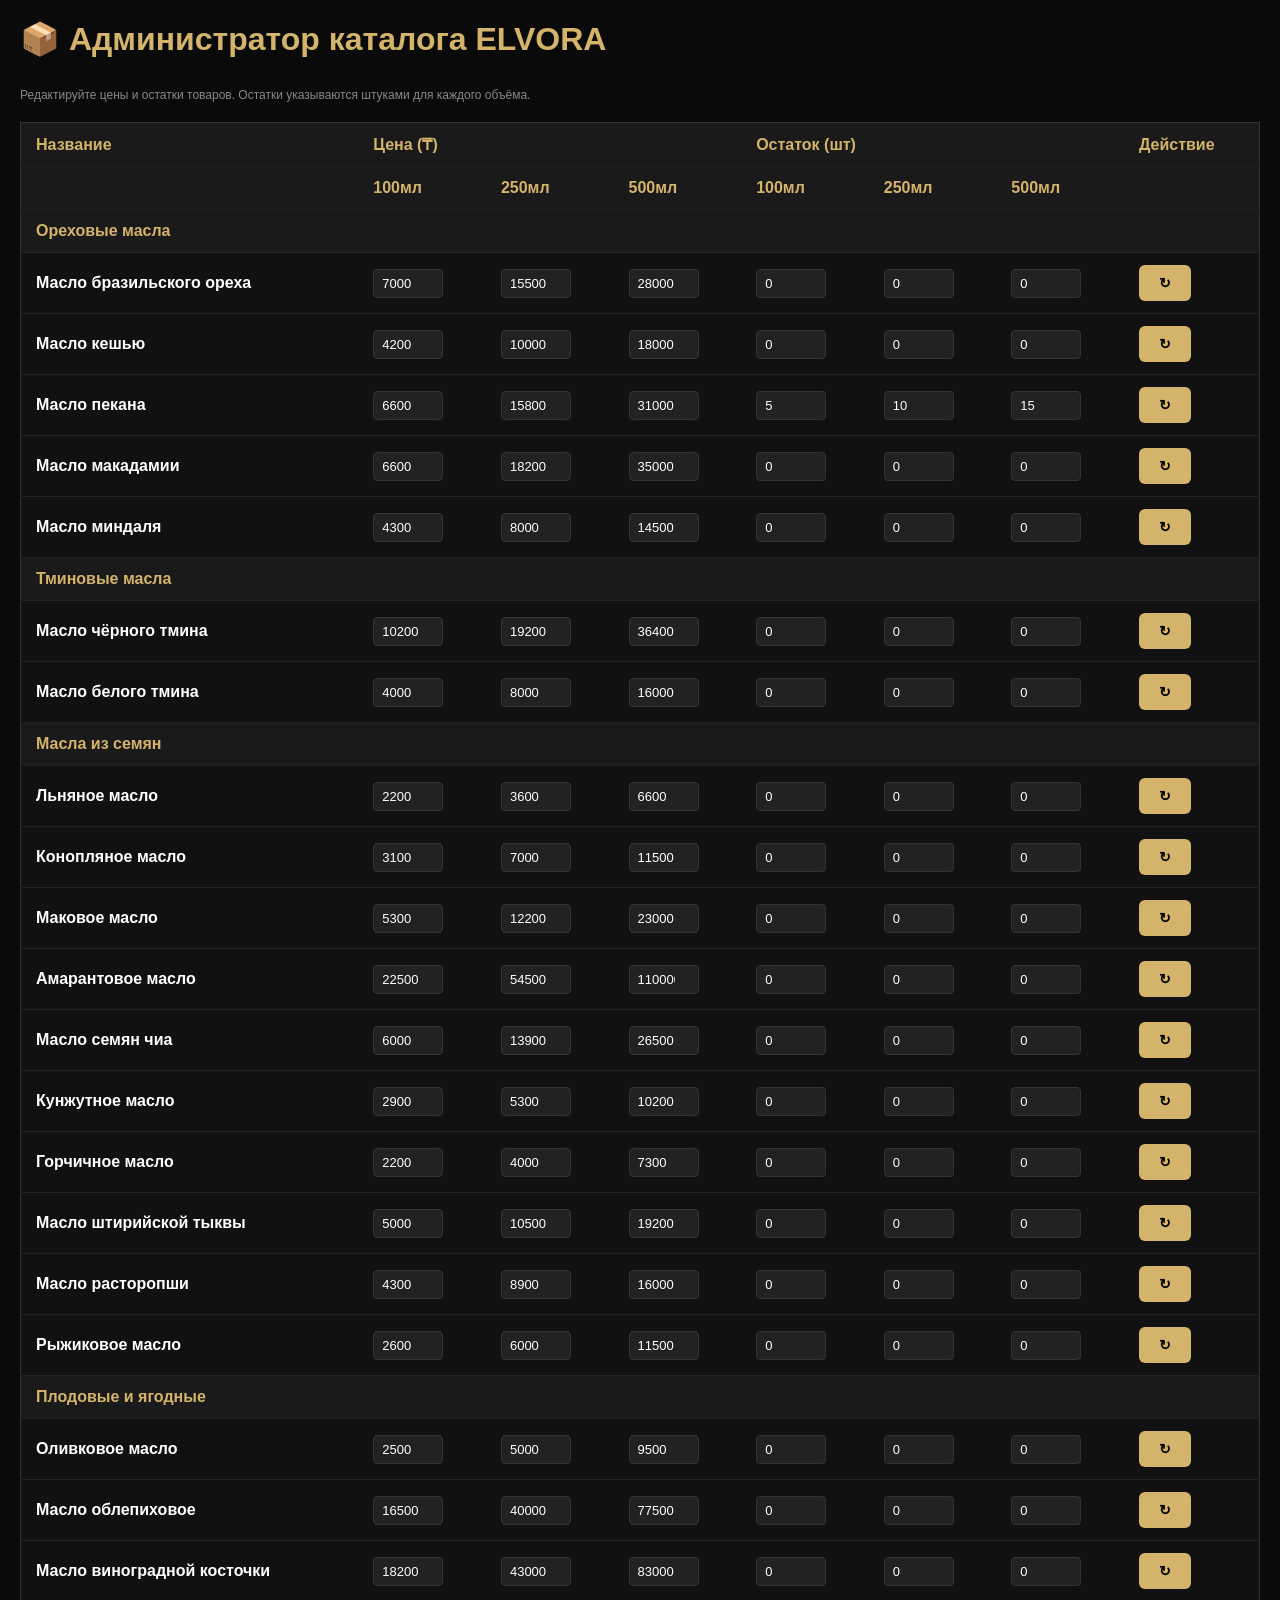
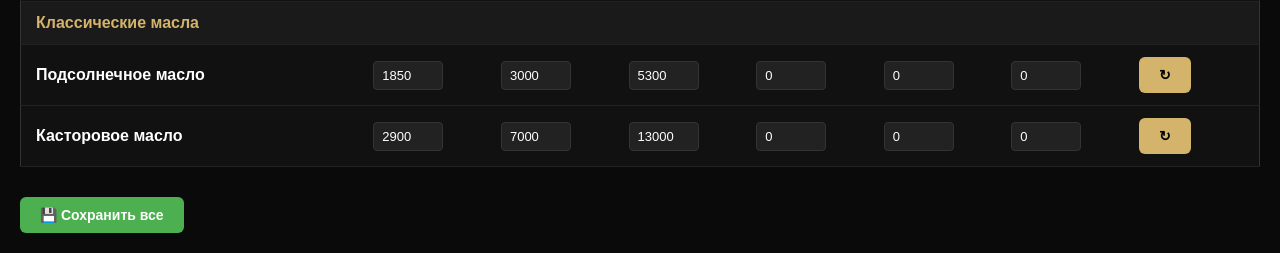
<file: catalog-admin.html>
<!DOCTYPE html>
<html lang="ru">
<head>
  <meta charset="UTF-8" />
  <meta name="viewport" content="width=device-width, initial-scale=1.0" />
  <title>Админ панель — Каталог ELVORA</title>
  <style>
    * { margin: 0; padding: 0; box-sizing: border-box; }
    body { font-family: -apple-system, BlinkMacSystemFont, 'Segoe UI', Roboto, sans-serif; background: #0a0a0a; color: #fff; padding: 20px; }
    .container { max-width: 1400px; margin: 0 auto; }
    h1 { margin-bottom: 30px; color: #D4B36A; }
    table { width: 100%; border-collapse: collapse; background: #111; border: 1px solid #333; margin-bottom: 30px; }
    th, td { padding: 12px 15px; text-align: left; border-bottom: 1px solid #222; }
    th { background: #1a1a1a; font-weight: 600; color: #D4B36A; }
    tr:hover { background: #151515; }
    input { width: 70px; padding: 6px 8px; background: #222; border: 1px solid #333; color: #fff; border-radius: 4px; font-size: 13px; }
    input:focus { outline: none; border-color: #D4B36A; background: #1a1a1a; }
    button { padding: 10px 20px; background: #D4B36A; color: #000; border: none; border-radius: 6px; cursor: pointer; font-weight: 600; font-size: 14px; }
    button:hover { background: #E8C878; }
    .save-btn { background: #4CAF50; color: white; }
    .save-btn:hover { background: #45a049; }
    .status { padding: 15px; border-radius: 6px; margin-bottom: 20px; text-align: center; }
    .status.success { background: #1B5E20; color: #4CAF50; }
    .status.error { background: #5E1B1B; color: #FF6B6B; }
    .group-header { background: #1a1a1a; font-weight: 700; color: #D4B36A; }
    .info { color: #888; font-size: 12px; margin-bottom: 20px; }
  </style>
</head>
<body>
  <div class="container">
    <h1>📦 Администратор каталога ELVORA</h1>

    <div id="status" class="status" style="display: none;"></div>

    <p class="info">Редактируйте цены и остатки товаров. Остатки указываются штуками для каждого объёма.</p>

    <table id="catalog-table">
      <thead>
        <tr>
          <th>Название</th>
          <th colspan="3">Цена (₸)</th>
          <th colspan="3">Остаток (шт)</th>
          <th>Действие</th>
        </tr>
        <tr>
          <th></th>
          <th>100мл</th>
          <th>250мл</th>
          <th>500мл</th>
          <th>100мл</th>
          <th>250мл</th>
          <th>500мл</th>
          <th></th>
        </tr>
      </thead>
      <tbody id="tbody"></tbody>
    </table>

    <button class="save-btn" onclick="saveAll()">💾 Сохранить все</button>
  </div>

  <script>
    let catalog = [];
    let originalCatalog = [];

    async function loadCatalog() {
      try {
        const res = await fetch('data/catalog.json');
        catalog = (await res.json()).products || [];
        originalCatalog = JSON.parse(JSON.stringify(catalog));
        renderTable();
      } catch (e) {
        showStatus('Ошибка загрузки каталога: ' + e.message, 'error');
      }
    }

    function renderTable() {
      const tbody = document.getElementById('tbody');
      tbody.innerHTML = '';

      let currentGroup = '';
      catalog.forEach((item, idx) => {
        if (item.group !== currentGroup) {
          currentGroup = item.group;
          const tr = document.createElement('tr');
          tr.className = 'group-header';
          tr.innerHTML = `<td colspan="8">${currentGroup}</td>`;
          tbody.appendChild(tr);
        }

        const tr = document.createElement('tr');
        const stock = (item.stock && typeof item.stock === 'object') ? item.stock : { '100': 0, '250': 0, '500': 0 };

        tr.innerHTML = `
          <td><strong>${item.name}</strong></td>
          <td><input type="number" id="p100-${idx}" value="${item.price100 || 0}" /></td>
          <td><input type="number" id="p250-${idx}" value="${item.price250 || 0}" /></td>
          <td><input type="number" id="p500-${idx}" value="${item.price500 || 0}" /></td>
          <td><input type="number" id="s100-${idx}" value="${stock['100'] || 0}" /></td>
          <td><input type="number" id="s250-${idx}" value="${stock['250'] || 0}" /></td>
          <td><input type="number" id="s500-${idx}" value="${stock['500'] || 0}" /></td>
          <td><button type="button" onclick="reset(${idx})">↻</button></td>
        `;
        tbody.appendChild(tr);
      });
    }

    function reset(idx) {
      catalog[idx] = JSON.parse(JSON.stringify(originalCatalog[idx]));
      renderTable();
    }

    async function saveAll() {
      // Собираем все изменения
      const updated = [];
      catalog.forEach((item, idx) => {
        const p100 = parseInt(document.getElementById('p100-' + idx).value, 10) || 0;
        const p250 = parseInt(document.getElementById('p250-' + idx).value, 10) || 0;
        const p500 = parseInt(document.getElementById('p500-' + idx).value, 10) || 0;
        const s100 = parseInt(document.getElementById('s100-' + idx).value, 10) || 0;
        const s250 = parseInt(document.getElementById('s250-' + idx).value, 10) || 0;
        const s500 = parseInt(document.getElementById('s500-' + idx).value, 10) || 0;

        item.price100 = p100;
        item.price250 = p250;
        item.price500 = p500;
        if (!item.stock) item.stock = {};
        item.stock['100'] = s100;
        item.stock['250'] = s250;
        item.stock['500'] = s500;

        updated.push(item);
      });

      try {
        const res = await fetch('api/catalog.php', {
          method: 'POST',
          headers: { 'Content-Type': 'application/json' },
          body: JSON.stringify({ products: updated })
        });

        const result = await res.json();
        if (result.ok) {
          originalCatalog = JSON.parse(JSON.stringify(catalog));
          showStatus('✓ Все изменения сохранены! (' + updated.length + ' товаров)', 'success');
        } else {
          showStatus('Ошибка сервера: ' + (result.error || 'неизвестная ошибка'), 'error');
        }
      } catch (e) {
        showStatus('Ошибка при сохранении: ' + e.message, 'error');
      }
    }

    function showStatus(msg, type) {
      const el = document.getElementById('status');
      el.className = 'status ' + type;
      el.textContent = msg;
      el.style.display = 'block';
      setTimeout(() => { el.style.display = 'none'; }, 6000);
    }

    loadCatalog();
  </script>
</body>
</html>
</file>
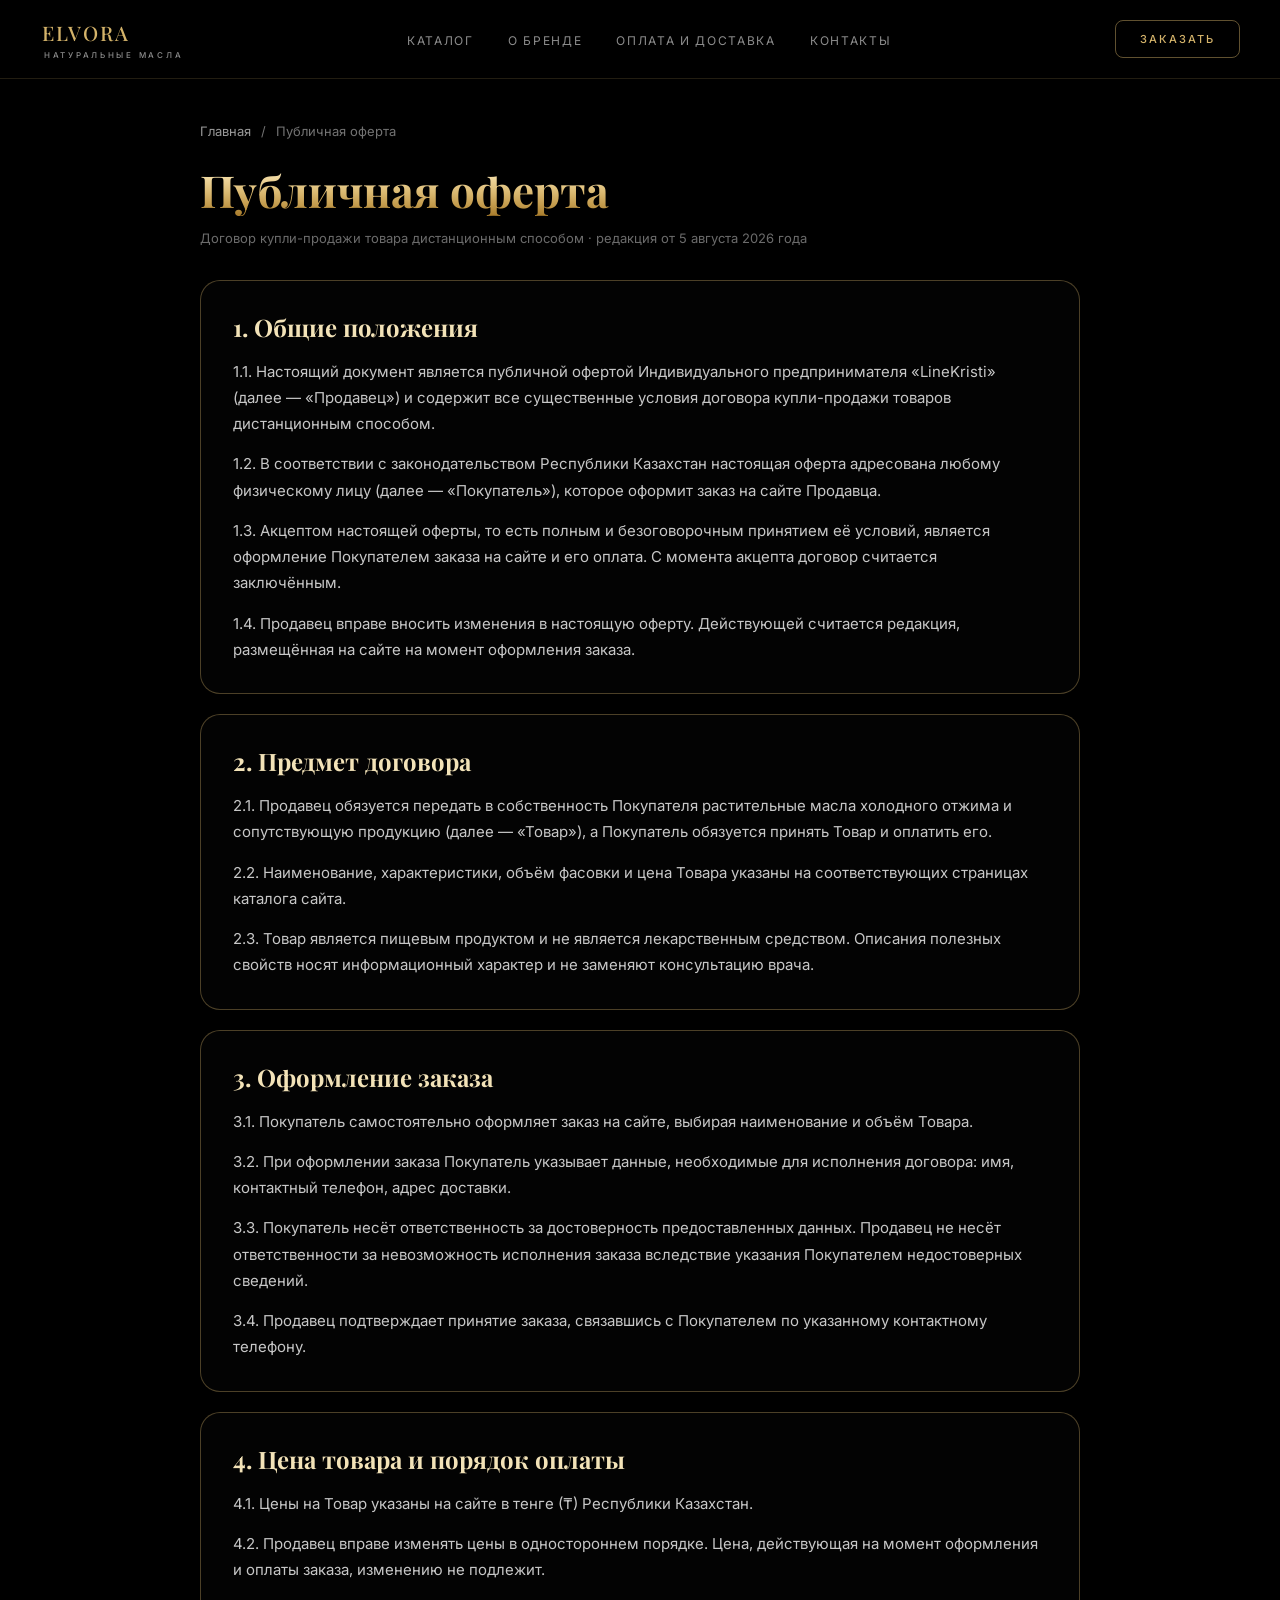
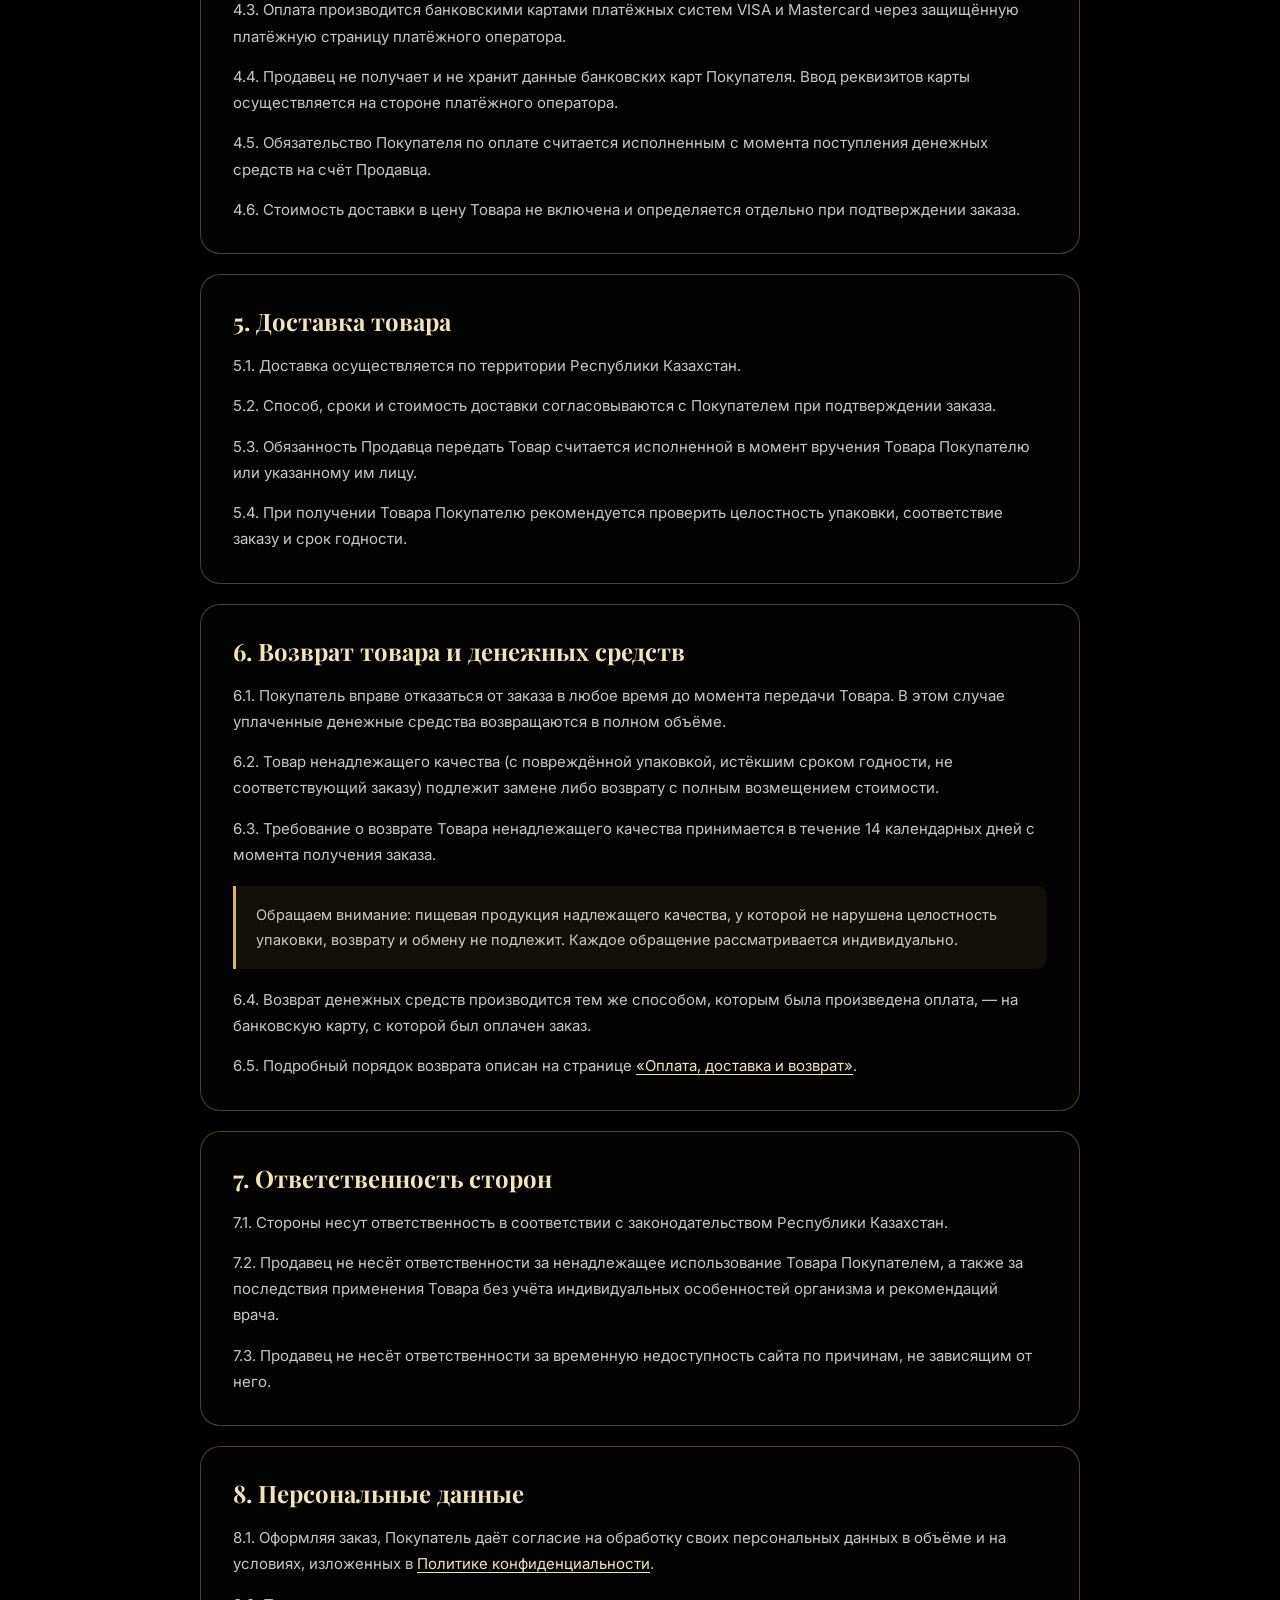
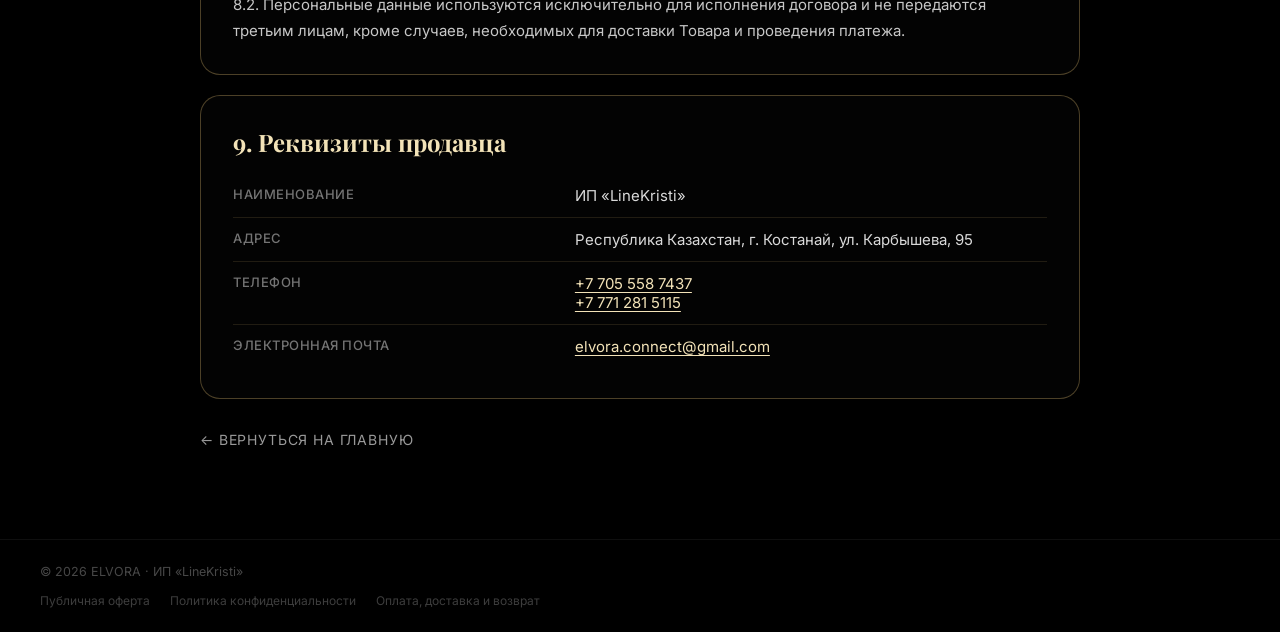
<file: oferta.html>
<!DOCTYPE html>
<html lang="ru">
<head>
  <meta charset="UTF-8" />
  <meta name="viewport" content="width=device-width, initial-scale=1.0" />
  <title>Публичная оферта — ELVORA</title>
  <link rel="preconnect" href="https://fonts.googleapis.com" />
  <link rel="preconnect" href="https://fonts.gstatic.com" crossorigin />
  <link href="https://fonts.googleapis.com/css2?family=Inter:wght@200;300;400;500;600;700&family=Playfair+Display:ital,wght@0,400;0,700;1,400;1,700&display=swap" rel="stylesheet" />
  <link rel="stylesheet" href="style.css?v=72" />
</head>
<body class="product-page">

  <nav class="nav anim-nav">
    <div class="nav__inner">
      <a href="index.html" class="nav__logo">
        <span>
          <span class="nav__logo-text">ELVORA</span>
          <span class="nav__logo-mark">натуральные масла</span>
        </span>
      </a>
      <ul class="nav__menu" id="nav-menu">
        <li><a href="index.html#catalog" class="nav__link">Каталог</a></li>
        <li><a href="index.html#about" class="nav__link">О бренде</a></li>
        <li><a href="payment.html" class="nav__link">Оплата и доставка</a></li>
        <li><a href="index.html#contacts" class="nav__link">Контакты</a></li>
        <li class="nav__menu-cta-item"><a href="index.html#checkout" class="nav__mobile-cta">Заказать</a></li>
      </ul>
      <a href="index.html#checkout" class="nav__cta">Заказать</a>
      <button class="nav__burger" id="nav-burger" aria-label="Меню" aria-expanded="false" aria-controls="nav-menu">
        <span></span><span></span><span></span>
      </button>
    </div>
  </nav>

  <main class="legal">
    <div class="legal__container">

      <nav class="legal__crumbs" aria-label="Навигация">
        <a href="index.html">Главная</a>
        <span>/</span>
        <span>Публичная оферта</span>
      </nav>

      <h1 class="legal__title">Публичная оферта</h1>
      <p class="legal__updated">Договор купли-продажи товара дистанционным способом · редакция от 5 августа 2026 года</p>

      <section class="legal__card">
        <h2>1. Общие положения</h2>
        <p>1.1. Настоящий документ является публичной офертой Индивидуального предпринимателя «LineKristi» (далее — «Продавец») и содержит все существенные условия договора купли-продажи товаров дистанционным способом.</p>
        <p>1.2. В соответствии с законодательством Республики Казахстан настоящая оферта адресована любому физическому лицу (далее — «Покупатель»), которое оформит заказ на сайте Продавца.</p>
        <p>1.3. Акцептом настоящей оферты, то есть полным и безоговорочным принятием её условий, является оформление Покупателем заказа на сайте и его оплата. С момента акцепта договор считается заключённым.</p>
        <p>1.4. Продавец вправе вносить изменения в настоящую оферту. Действующей считается редакция, размещённая на сайте на момент оформления заказа.</p>
      </section>

      <section class="legal__card">
        <h2>2. Предмет договора</h2>
        <p>2.1. Продавец обязуется передать в собственность Покупателя растительные масла холодного отжима и сопутствующую продукцию (далее — «Товар»), а Покупатель обязуется принять Товар и оплатить его.</p>
        <p>2.2. Наименование, характеристики, объём фасовки и цена Товара указаны на соответствующих страницах каталога сайта.</p>
        <p>2.3. Товар является пищевым продуктом и не является лекарственным средством. Описания полезных свойств носят информационный характер и не заменяют консультацию врача.</p>
      </section>

      <section class="legal__card">
        <h2>3. Оформление заказа</h2>
        <p>3.1. Покупатель самостоятельно оформляет заказ на сайте, выбирая наименование и объём Товара.</p>
        <p>3.2. При оформлении заказа Покупатель указывает данные, необходимые для исполнения договора: имя, контактный телефон, адрес доставки.</p>
        <p>3.3. Покупатель несёт ответственность за достоверность предоставленных данных. Продавец не несёт ответственности за невозможность исполнения заказа вследствие указания Покупателем недостоверных сведений.</p>
        <p>3.4. Продавец подтверждает принятие заказа, связавшись с Покупателем по указанному контактному телефону.</p>
      </section>

      <section class="legal__card">
        <h2>4. Цена товара и порядок оплаты</h2>
        <p>4.1. Цены на Товар указаны на сайте в тенге (₸) Республики Казахстан.</p>
        <p>4.2. Продавец вправе изменять цены в одностороннем порядке. Цена, действующая на момент оформления и оплаты заказа, изменению не подлежит.</p>
        <p>4.3. Оплата производится банковскими картами платёжных систем VISA и Mastercard через защищённую платёжную страницу платёжного оператора.</p>
        <p>4.4. Продавец не получает и не хранит данные банковских карт Покупателя. Ввод реквизитов карты осуществляется на стороне платёжного оператора.</p>
        <p>4.5. Обязательство Покупателя по оплате считается исполненным с момента поступления денежных средств на счёт Продавца.</p>
        <p>4.6. Стоимость доставки в цену Товара не включена и определяется отдельно при подтверждении заказа.</p>
      </section>

      <section class="legal__card">
        <h2>5. Доставка товара</h2>
        <p>5.1. Доставка осуществляется по территории Республики Казахстан.</p>
        <p>5.2. Способ, сроки и стоимость доставки согласовываются с Покупателем при подтверждении заказа.</p>
        <p>5.3. Обязанность Продавца передать Товар считается исполненной в момент вручения Товара Покупателю или указанному им лицу.</p>
        <p>5.4. При получении Товара Покупателю рекомендуется проверить целостность упаковки, соответствие заказу и срок годности.</p>
      </section>

      <section class="legal__card">
        <h2>6. Возврат товара и денежных средств</h2>
        <p>6.1. Покупатель вправе отказаться от заказа в любое время до момента передачи Товара. В этом случае уплаченные денежные средства возвращаются в полном объёме.</p>
        <p>6.2. Товар ненадлежащего качества (с повреждённой упаковкой, истёкшим сроком годности, не соответствующий заказу) подлежит замене либо возврату с полным возмещением стоимости.</p>
        <p>6.3. Требование о возврате Товара ненадлежащего качества принимается в течение 14 календарных дней с момента получения заказа.</p>
        <div class="legal__note">
          <p>Обращаем внимание: пищевая продукция надлежащего качества, у которой не нарушена целостность упаковки, возврату и обмену не подлежит. Каждое обращение рассматривается индивидуально.</p>
        </div>
        <p>6.4. Возврат денежных средств производится тем же способом, которым была произведена оплата, — на банковскую карту, с которой был оплачен заказ.</p>
        <p>6.5. Подробный порядок возврата описан на странице <a href="payment.html">«Оплата, доставка и возврат»</a>.</p>
      </section>

      <section class="legal__card">
        <h2>7. Ответственность сторон</h2>
        <p>7.1. Стороны несут ответственность в соответствии с законодательством Республики Казахстан.</p>
        <p>7.2. Продавец не несёт ответственности за ненадлежащее использование Товара Покупателем, а также за последствия применения Товара без учёта индивидуальных особенностей организма и рекомендаций врача.</p>
        <p>7.3. Продавец не несёт ответственности за временную недоступность сайта по причинам, не зависящим от него.</p>
      </section>

      <section class="legal__card">
        <h2>8. Персональные данные</h2>
        <p>8.1. Оформляя заказ, Покупатель даёт согласие на обработку своих персональных данных в объёме и на условиях, изложенных в <a href="privacy.html">Политике конфиденциальности</a>.</p>
        <p>8.2. Персональные данные используются исключительно для исполнения договора и не передаются третьим лицам, кроме случаев, необходимых для доставки Товара и проведения платежа.</p>
      </section>

      <section class="legal__card">
        <h2>9. Реквизиты продавца</h2>
        <table class="legal__req">
          <tr><th>Наименование</th><td>ИП «LineKristi»</td></tr>
          <tr><th>Адрес</th><td>Республика Казахстан, г. Костанай, ул. Карбышева, 95</td></tr>
          <tr><th>Телефон</th><td><a href="tel:+77055587437">+7 705 558 7437</a><br><a href="tel:+77712815115">+7 771 281 5115</a></td></tr>
          <tr><th>Электронная почта</th><td><a href="mailto:elvora.connect@gmail.com">elvora.connect@gmail.com</a></td></tr>
        </table>
      </section>

      <a class="legal__back" href="index.html">← Вернуться на главную</a>

    </div>
  </main>

  <footer class="footer">
    <div class="footer__bottom" style="border-top: 0;">
      <div class="footer__container">
        <p class="footer__copy">© 2026 ELVORA · ИП «LineKristi»</p>
        <div class="footer__bottom-row">
          <div class="footer__legal-links">
            <a href="oferta.html" class="footer__legal-link">Публичная оферта</a>
            <a href="privacy.html" class="footer__legal-link">Политика конфиденциальности</a>
            <a href="payment.html" class="footer__legal-link">Оплата, доставка и возврат</a>
          </div>
        </div>
      </div>
    </div>
  </footer>

  <script src="product.js?v=3"></script>
</body>
</html>
</file>
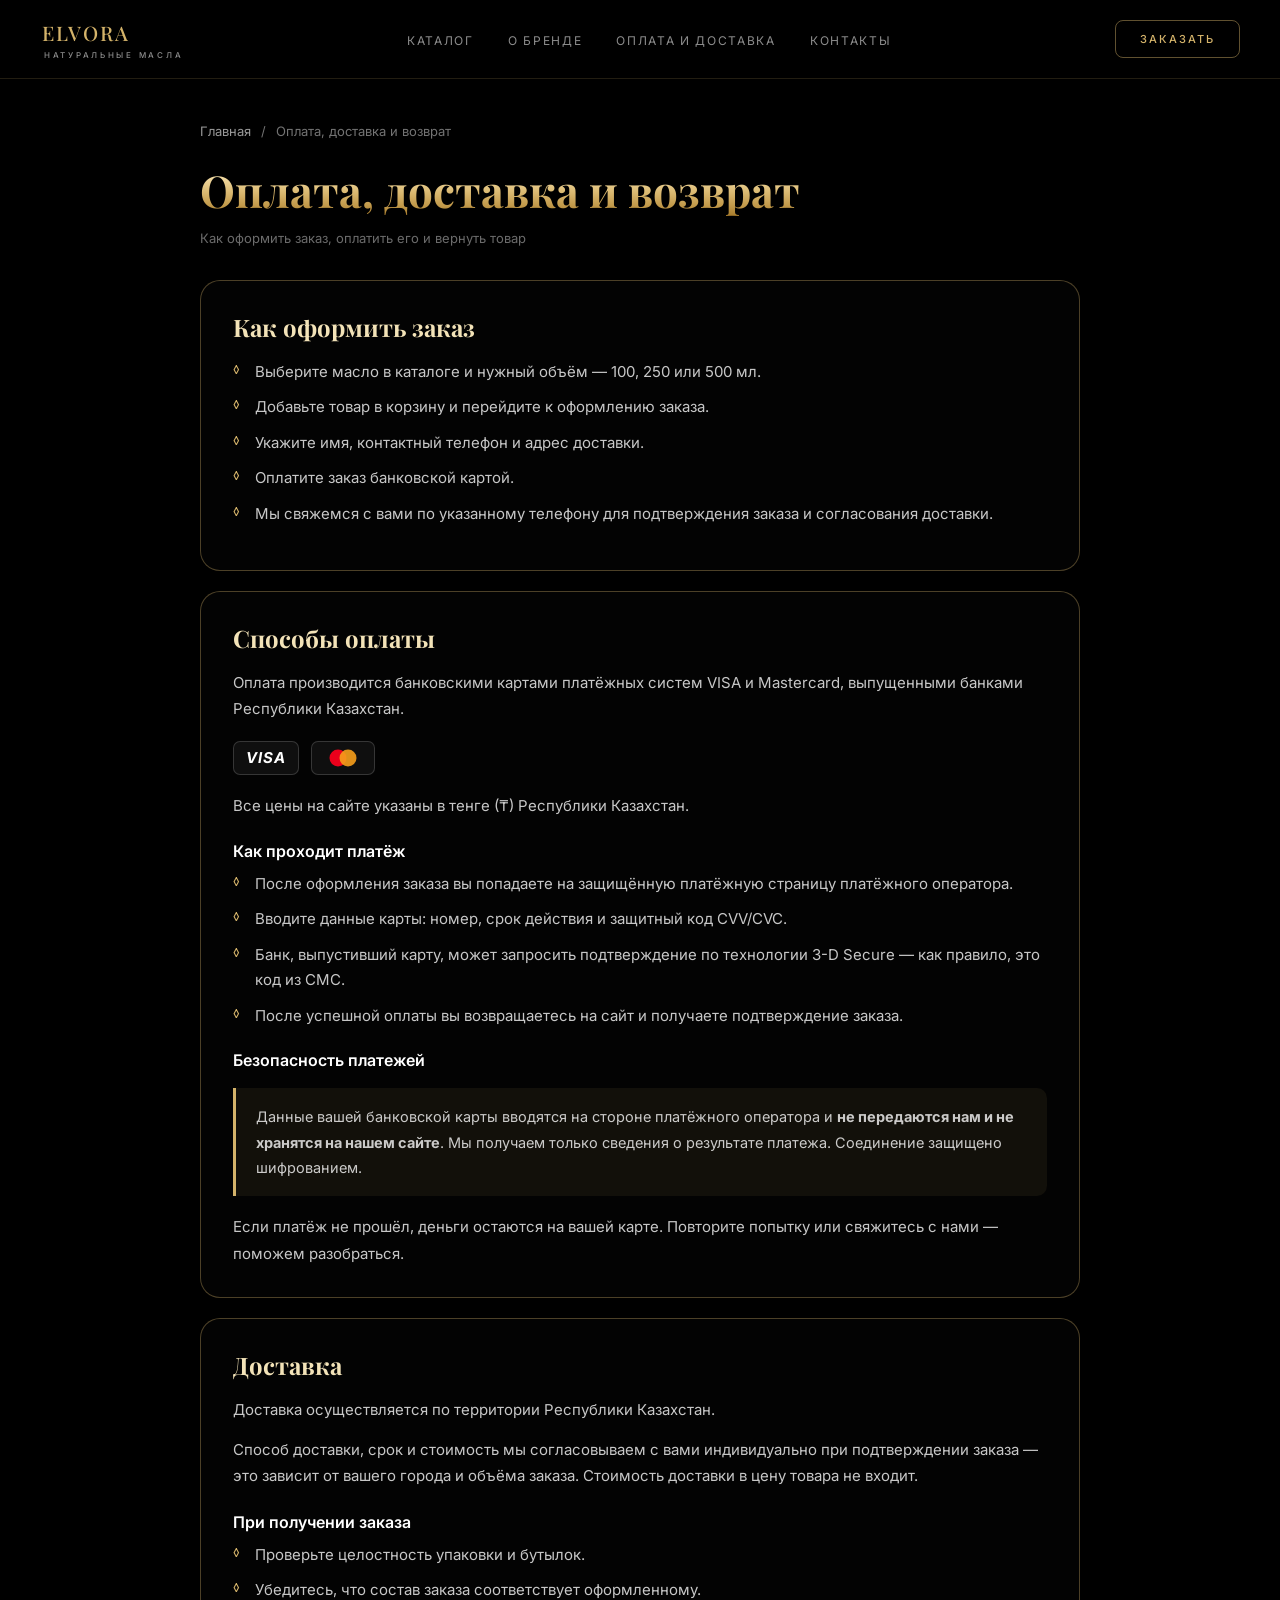
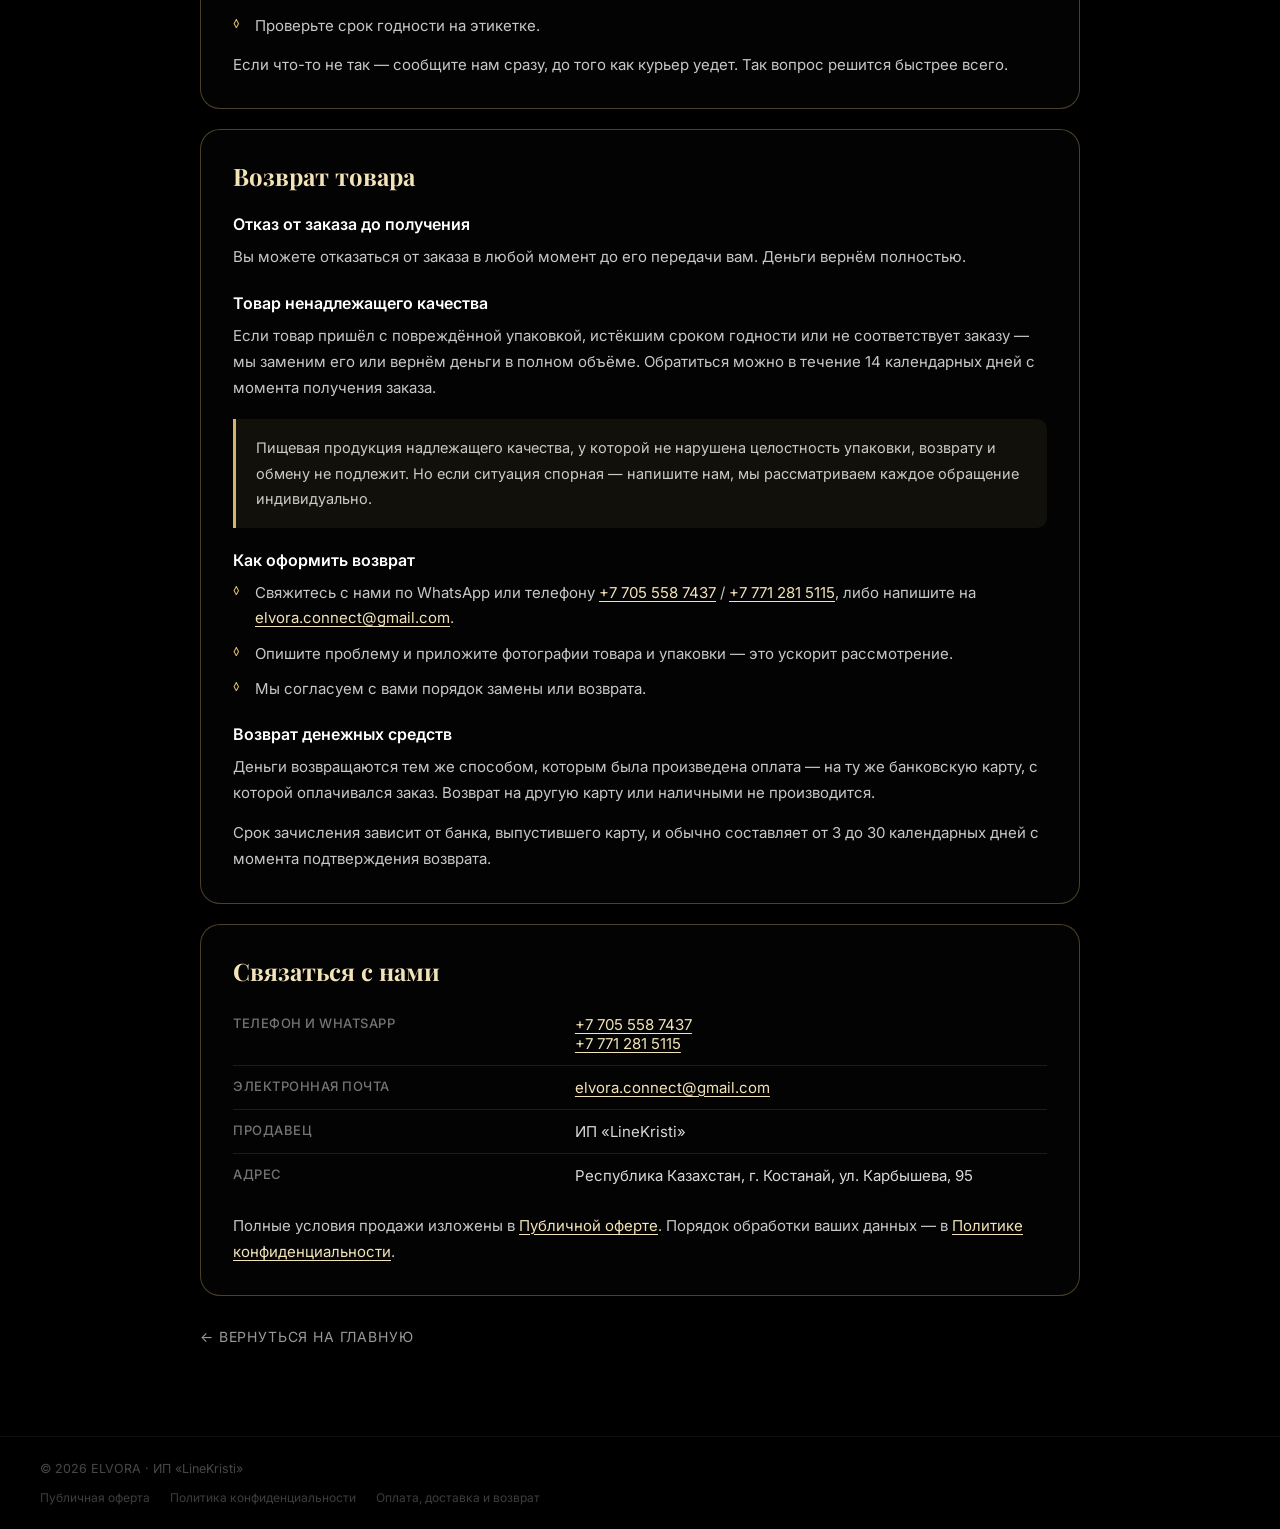
<file: payment.html>
<!DOCTYPE html>
<html lang="ru">
<head>
  <meta charset="UTF-8" />
  <meta name="viewport" content="width=device-width, initial-scale=1.0" />
  <title>Оплата, доставка и возврат — ELVORA</title>
  <link rel="preconnect" href="https://fonts.googleapis.com" />
  <link rel="preconnect" href="https://fonts.gstatic.com" crossorigin />
  <link href="https://fonts.googleapis.com/css2?family=Inter:wght@200;300;400;500;600;700&family=Playfair+Display:ital,wght@0,400;0,700;1,400;1,700&display=swap" rel="stylesheet" />
  <link rel="stylesheet" href="style.css?v=72" />
</head>
<body class="product-page">

  <nav class="nav anim-nav">
    <div class="nav__inner">
      <a href="index.html" class="nav__logo">
        <span>
          <span class="nav__logo-text">ELVORA</span>
          <span class="nav__logo-mark">натуральные масла</span>
        </span>
      </a>
      <ul class="nav__menu" id="nav-menu">
        <li><a href="index.html#catalog" class="nav__link">Каталог</a></li>
        <li><a href="index.html#about" class="nav__link">О бренде</a></li>
        <li><a href="payment.html" class="nav__link">Оплата и доставка</a></li>
        <li><a href="index.html#contacts" class="nav__link">Контакты</a></li>
        <li class="nav__menu-cta-item"><a href="index.html#checkout" class="nav__mobile-cta">Заказать</a></li>
      </ul>
      <a href="index.html#checkout" class="nav__cta">Заказать</a>
      <button class="nav__burger" id="nav-burger" aria-label="Меню" aria-expanded="false" aria-controls="nav-menu">
        <span></span><span></span><span></span>
      </button>
    </div>
  </nav>

  <main class="legal">
    <div class="legal__container">

      <nav class="legal__crumbs" aria-label="Навигация">
        <a href="index.html">Главная</a>
        <span>/</span>
        <span>Оплата, доставка и возврат</span>
      </nav>

      <h1 class="legal__title">Оплата, доставка и возврат</h1>
      <p class="legal__updated">Как оформить заказ, оплатить его и вернуть товар</p>

      <section class="legal__card">
        <h2>Как оформить заказ</h2>
        <ul class="legal__list">
          <li>Выберите масло в каталоге и нужный объём — 100, 250 или 500 мл.</li>
          <li>Добавьте товар в корзину и перейдите к оформлению заказа.</li>
          <li>Укажите имя, контактный телефон и адрес доставки.</li>
          <li>Оплатите заказ банковской картой.</li>
          <li>Мы свяжемся с вами по указанному телефону для подтверждения заказа и согласования доставки.</li>
        </ul>
      </section>

      <section class="legal__card">
        <h2>Способы оплаты</h2>
        <p>Оплата производится банковскими картами платёжных систем VISA и Mastercard, выпущенными банками Республики Казахстан.</p>
        <div class="paycards" style="margin: 18px 0;">
          <span class="paycards__item"><span class="paycards__visa">VISA</span></span>
          <span class="paycards__item" aria-label="Mastercard">
            <svg width="38" height="24" viewBox="0 0 38 24" role="img" aria-label="Mastercard">
              <circle cx="14" cy="12" r="8.5" fill="#EB001B"/>
              <circle cx="24" cy="12" r="8.5" fill="#F79E1B" fill-opacity="0.9"/>
            </svg>
          </span>
        </div>
        <p>Все цены на сайте указаны в тенге (₸) Республики Казахстан.</p>

        <h3>Как проходит платёж</h3>
        <ul class="legal__list">
          <li>После оформления заказа вы попадаете на защищённую платёжную страницу платёжного оператора.</li>
          <li>Вводите данные карты: номер, срок действия и защитный код CVV/CVC.</li>
          <li>Банк, выпустивший карту, может запросить подтверждение по технологии 3-D Secure — как правило, это код из СМС.</li>
          <li>После успешной оплаты вы возвращаетесь на сайт и получаете подтверждение заказа.</li>
        </ul>

        <h3>Безопасность платежей</h3>
        <div class="legal__note">
          <p>Данные вашей банковской карты вводятся на стороне платёжного оператора и <strong>не передаются нам и не хранятся на нашем сайте</strong>. Мы получаем только сведения о результате платежа. Соединение защищено шифрованием.</p>
        </div>
        <p>Если платёж не прошёл, деньги остаются на вашей карте. Повторите попытку или свяжитесь с нами — поможем разобраться.</p>
      </section>

      <section class="legal__card">
        <h2>Доставка</h2>
        <p>Доставка осуществляется по территории Республики Казахстан.</p>
        <p>Способ доставки, срок и стоимость мы согласовываем с вами индивидуально при подтверждении заказа — это зависит от вашего города и объёма заказа. Стоимость доставки в цену товара не входит.</p>

        <h3>При получении заказа</h3>
        <ul class="legal__list">
          <li>Проверьте целостность упаковки и бутылок.</li>
          <li>Убедитесь, что состав заказа соответствует оформленному.</li>
          <li>Проверьте срок годности на этикетке.</li>
        </ul>
        <p>Если что-то не так — сообщите нам сразу, до того как курьер уедет. Так вопрос решится быстрее всего.</p>
      </section>

      <section class="legal__card">
        <h2>Возврат товара</h2>

        <h3>Отказ от заказа до получения</h3>
        <p>Вы можете отказаться от заказа в любой момент до его передачи вам. Деньги вернём полностью.</p>

        <h3>Товар ненадлежащего качества</h3>
        <p>Если товар пришёл с повреждённой упаковкой, истёкшим сроком годности или не соответствует заказу — мы заменим его или вернём деньги в полном объёме. Обратиться можно в течение 14 календарных дней с момента получения заказа.</p>

        <div class="legal__note">
          <p>Пищевая продукция надлежащего качества, у которой не нарушена целостность упаковки, возврату и обмену не подлежит. Но если ситуация спорная — напишите нам, мы рассматриваем каждое обращение индивидуально.</p>
        </div>

        <h3>Как оформить возврат</h3>
        <ul class="legal__list">
          <li>Свяжитесь с нами по WhatsApp или телефону <a href="tel:+77055587437">+7 705 558 7437</a> / <a href="tel:+77712815115">+7 771 281 5115</a>, либо напишите на <a href="mailto:elvora.connect@gmail.com">elvora.connect@gmail.com</a>.</li>
          <li>Опишите проблему и приложите фотографии товара и упаковки — это ускорит рассмотрение.</li>
          <li>Мы согласуем с вами порядок замены или возврата.</li>
        </ul>

        <h3>Возврат денежных средств</h3>
        <p>Деньги возвращаются тем же способом, которым была произведена оплата — на ту же банковскую карту, с которой оплачивался заказ. Возврат на другую карту или наличными не производится.</p>
        <p>Срок зачисления зависит от банка, выпустившего карту, и обычно составляет от 3 до 30 календарных дней с момента подтверждения возврата.</p>
      </section>

      <section class="legal__card">
        <h2>Связаться с нами</h2>
        <table class="legal__req">
          <tr><th>Телефон и WhatsApp</th><td><a href="tel:+77055587437">+7 705 558 7437</a><br><a href="tel:+77712815115">+7 771 281 5115</a></td></tr>
          <tr><th>Электронная почта</th><td><a href="mailto:elvora.connect@gmail.com">elvora.connect@gmail.com</a></td></tr>
          <tr><th>Продавец</th><td>ИП «LineKristi»</td></tr>
          <tr><th>Адрес</th><td>Республика Казахстан, г. Костанай, ул. Карбышева, 95</td></tr>
        </table>
        <p style="margin-top:16px;">Полные условия продажи изложены в <a href="oferta.html">Публичной оферте</a>. Порядок обработки ваших данных — в <a href="privacy.html">Политике конфиденциальности</a>.</p>
      </section>

      <a class="legal__back" href="index.html">← Вернуться на главную</a>

    </div>
  </main>

  <footer class="footer">
    <div class="footer__bottom" style="border-top: 0;">
      <div class="footer__container">
        <p class="footer__copy">© 2026 ELVORA · ИП «LineKristi»</p>
        <div class="footer__bottom-row">
          <div class="footer__legal-links">
            <a href="oferta.html" class="footer__legal-link">Публичная оферта</a>
            <a href="privacy.html" class="footer__legal-link">Политика конфиденциальности</a>
            <a href="payment.html" class="footer__legal-link">Оплата, доставка и возврат</a>
          </div>
        </div>
      </div>
    </div>
  </footer>

  <script src="product.js?v=3"></script>
</body>
</html>
</file>
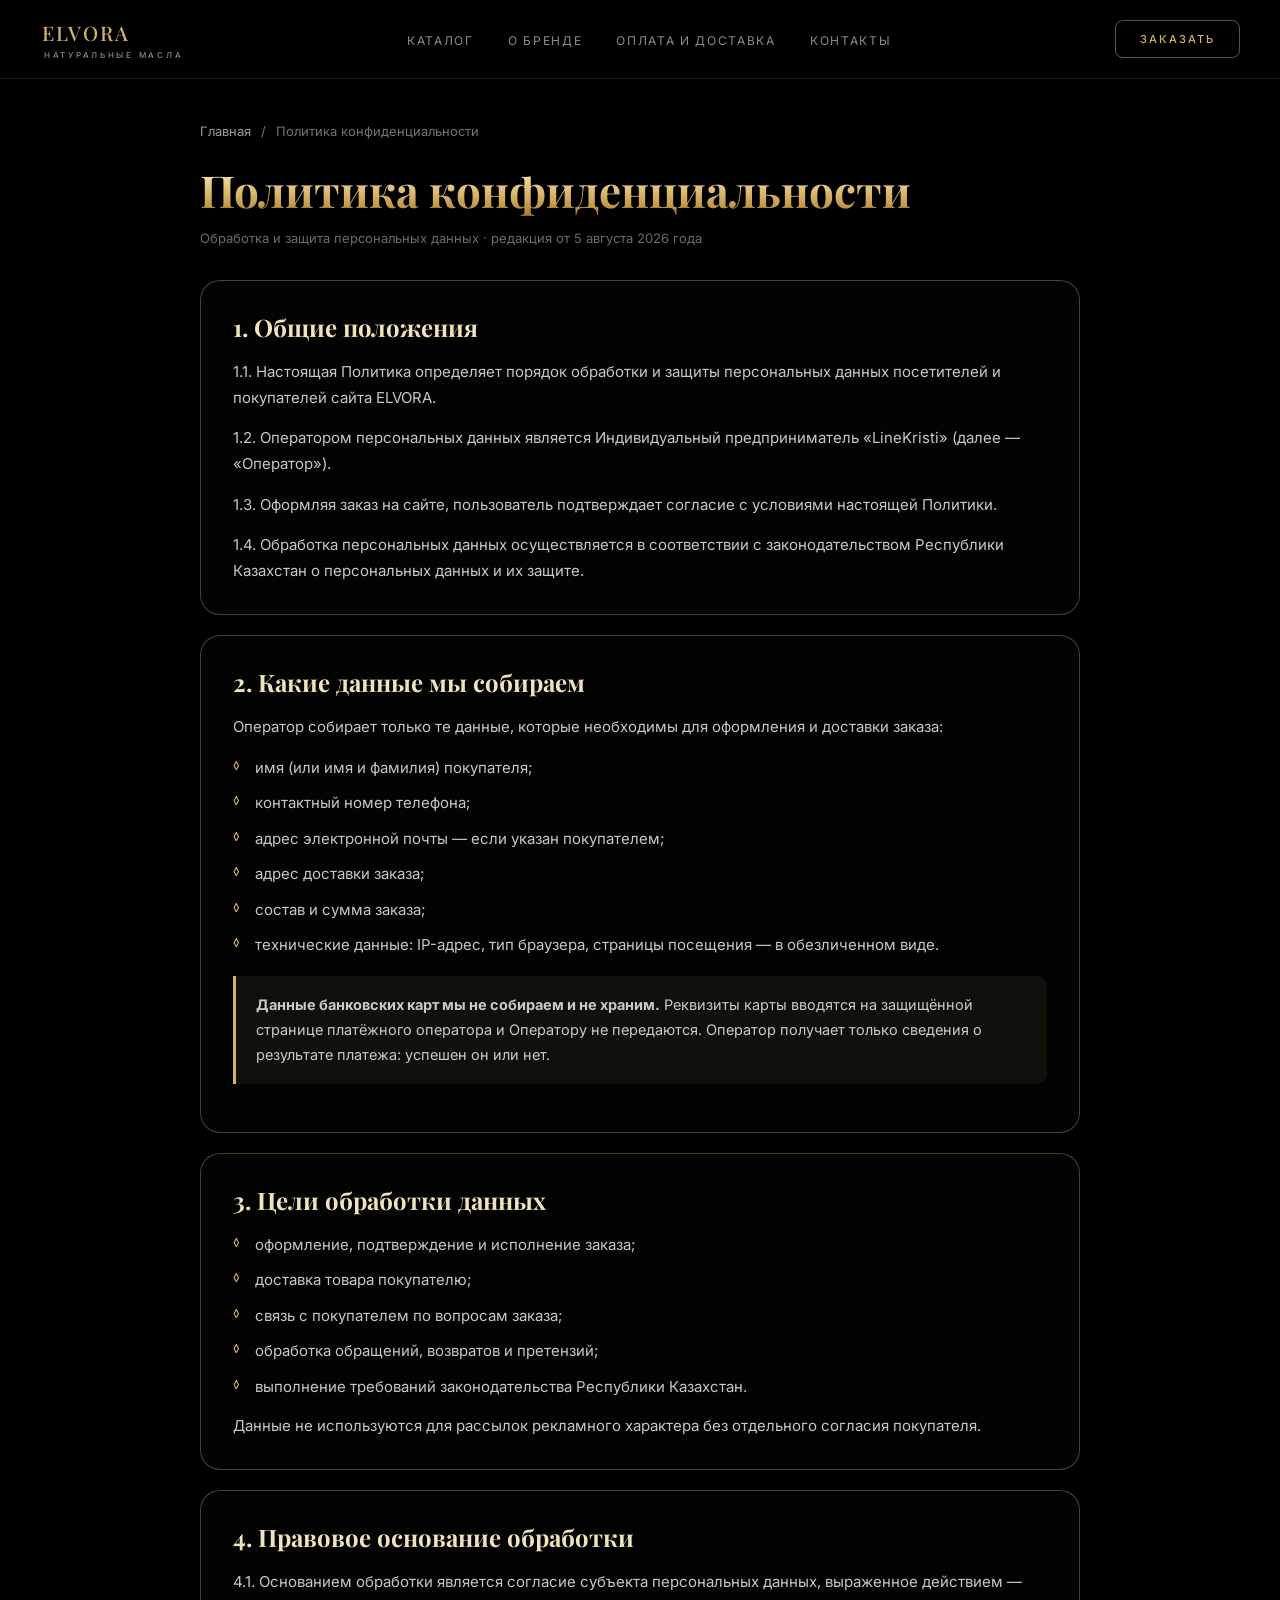
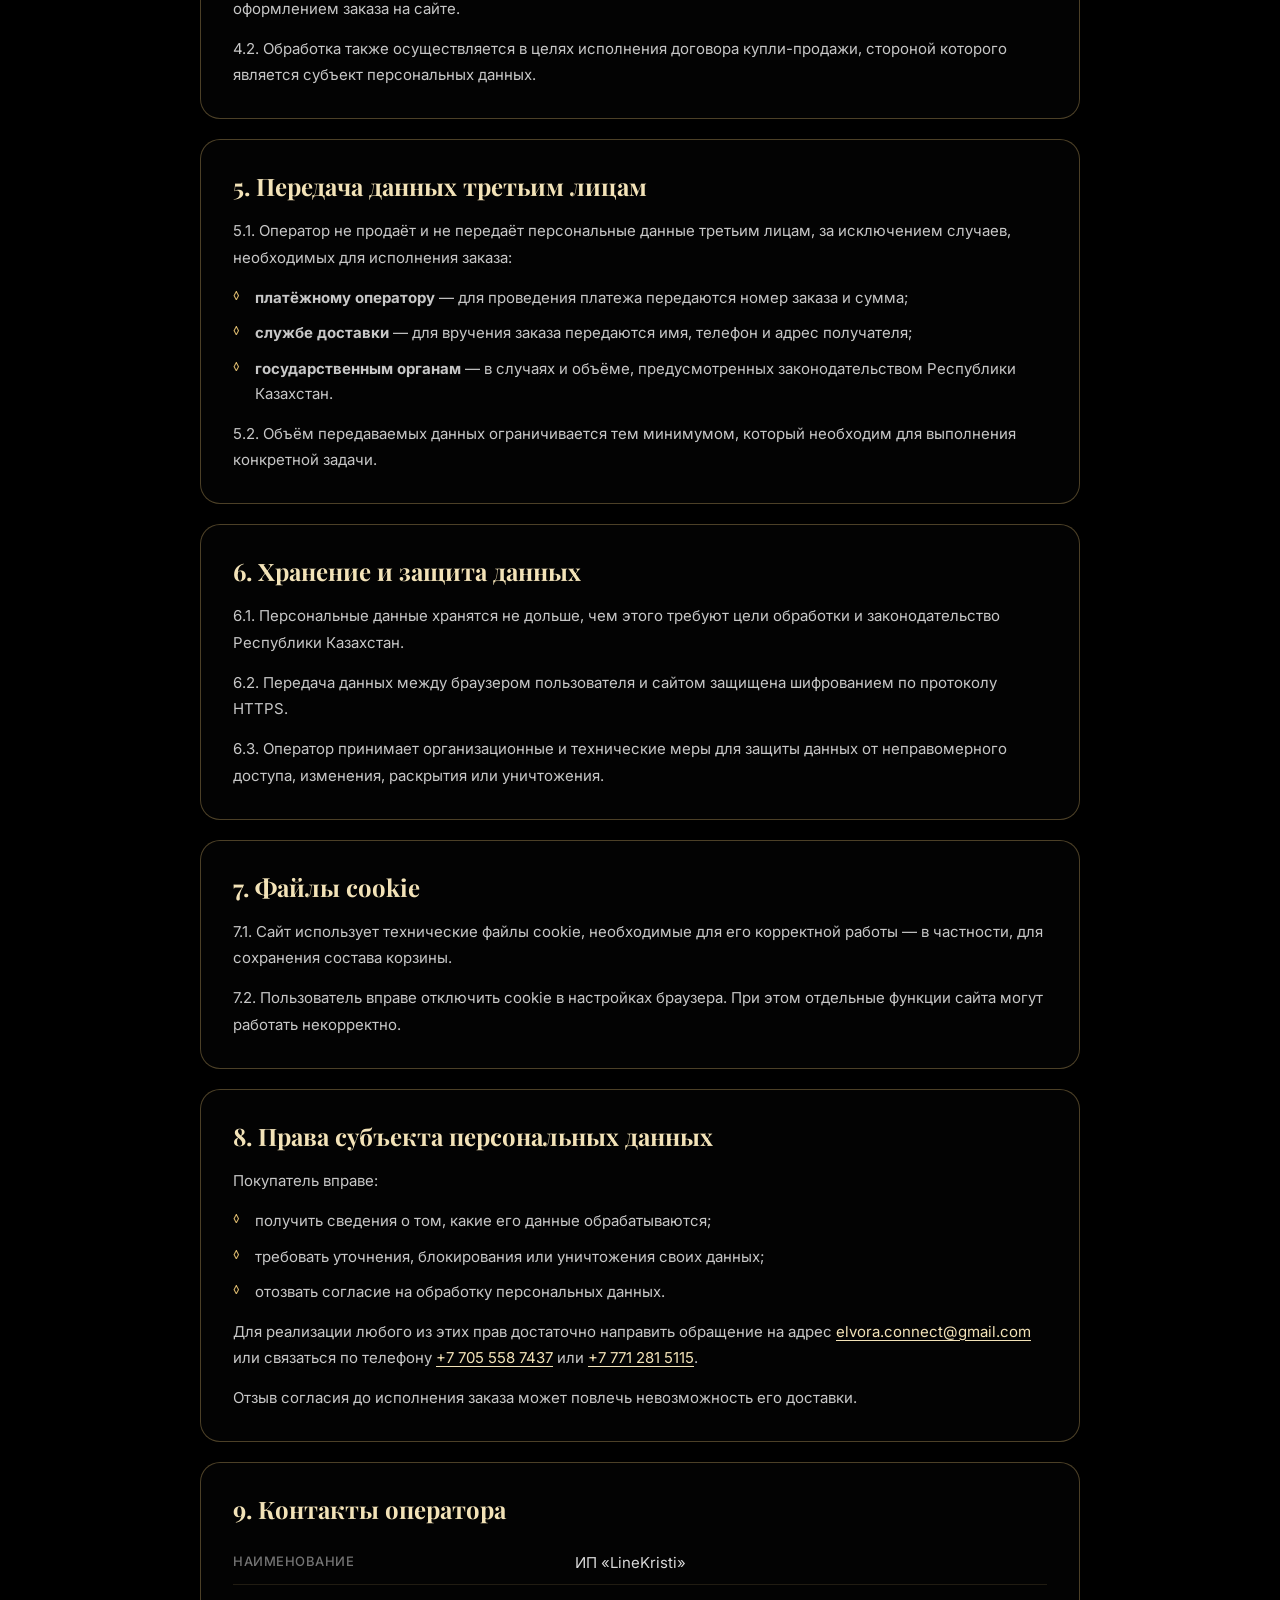
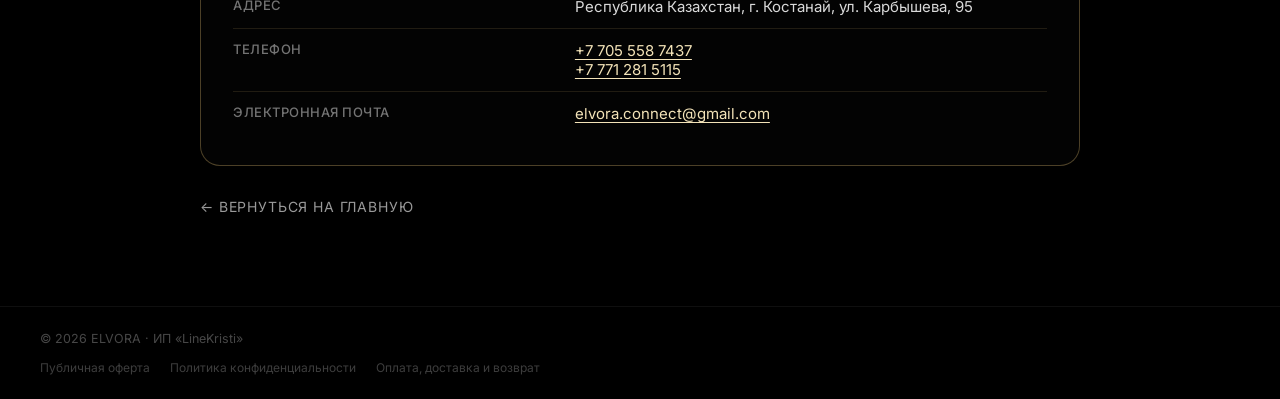
<file: privacy.html>
<!DOCTYPE html>
<html lang="ru">
<head>
  <meta charset="UTF-8" />
  <meta name="viewport" content="width=device-width, initial-scale=1.0" />
  <title>Политика конфиденциальности — ELVORA</title>
  <link rel="preconnect" href="https://fonts.googleapis.com" />
  <link rel="preconnect" href="https://fonts.gstatic.com" crossorigin />
  <link href="https://fonts.googleapis.com/css2?family=Inter:wght@200;300;400;500;600;700&family=Playfair+Display:ital,wght@0,400;0,700;1,400;1,700&display=swap" rel="stylesheet" />
  <link rel="stylesheet" href="style.css?v=72" />
</head>
<body class="product-page">

  <nav class="nav anim-nav">
    <div class="nav__inner">
      <a href="index.html" class="nav__logo">
        <span>
          <span class="nav__logo-text">ELVORA</span>
          <span class="nav__logo-mark">натуральные масла</span>
        </span>
      </a>
      <ul class="nav__menu" id="nav-menu">
        <li><a href="index.html#catalog" class="nav__link">Каталог</a></li>
        <li><a href="index.html#about" class="nav__link">О бренде</a></li>
        <li><a href="payment.html" class="nav__link">Оплата и доставка</a></li>
        <li><a href="index.html#contacts" class="nav__link">Контакты</a></li>
        <li class="nav__menu-cta-item"><a href="index.html#checkout" class="nav__mobile-cta">Заказать</a></li>
      </ul>
      <a href="index.html#checkout" class="nav__cta">Заказать</a>
      <button class="nav__burger" id="nav-burger" aria-label="Меню" aria-expanded="false" aria-controls="nav-menu">
        <span></span><span></span><span></span>
      </button>
    </div>
  </nav>

  <main class="legal">
    <div class="legal__container">

      <nav class="legal__crumbs" aria-label="Навигация">
        <a href="index.html">Главная</a>
        <span>/</span>
        <span>Политика конфиденциальности</span>
      </nav>

      <h1 class="legal__title">Политика конфиденциальности</h1>
      <p class="legal__updated">Обработка и защита персональных данных · редакция от 5 августа 2026 года</p>

      <section class="legal__card">
        <h2>1. Общие положения</h2>
        <p>1.1. Настоящая Политика определяет порядок обработки и защиты персональных данных посетителей и покупателей сайта ELVORA.</p>
        <p>1.2. Оператором персональных данных является Индивидуальный предприниматель «LineKristi» (далее — «Оператор»).</p>
        <p>1.3. Оформляя заказ на сайте, пользователь подтверждает согласие с условиями настоящей Политики.</p>
        <p>1.4. Обработка персональных данных осуществляется в соответствии с законодательством Республики Казахстан о персональных данных и их защите.</p>
      </section>

      <section class="legal__card">
        <h2>2. Какие данные мы собираем</h2>
        <p>Оператор собирает только те данные, которые необходимы для оформления и доставки заказа:</p>
        <ul class="legal__list">
          <li>имя (или имя и фамилия) покупателя;</li>
          <li>контактный номер телефона;</li>
          <li>адрес электронной почты — если указан покупателем;</li>
          <li>адрес доставки заказа;</li>
          <li>состав и сумма заказа;</li>
          <li>технические данные: IP-адрес, тип браузера, страницы посещения — в обезличенном виде.</li>
        </ul>
        <div class="legal__note">
          <p><strong>Данные банковских карт мы не собираем и не храним.</strong> Реквизиты карты вводятся на защищённой странице платёжного оператора и Оператору не передаются. Оператор получает только сведения о результате платежа: успешен он или нет.</p>
        </div>
      </section>

      <section class="legal__card">
        <h2>3. Цели обработки данных</h2>
        <ul class="legal__list">
          <li>оформление, подтверждение и исполнение заказа;</li>
          <li>доставка товара покупателю;</li>
          <li>связь с покупателем по вопросам заказа;</li>
          <li>обработка обращений, возвратов и претензий;</li>
          <li>выполнение требований законодательства Республики Казахстан.</li>
        </ul>
        <p>Данные не используются для рассылок рекламного характера без отдельного согласия покупателя.</p>
      </section>

      <section class="legal__card">
        <h2>4. Правовое основание обработки</h2>
        <p>4.1. Основанием обработки является согласие субъекта персональных данных, выраженное действием — оформлением заказа на сайте.</p>
        <p>4.2. Обработка также осуществляется в целях исполнения договора купли-продажи, стороной которого является субъект персональных данных.</p>
      </section>

      <section class="legal__card">
        <h2>5. Передача данных третьим лицам</h2>
        <p>5.1. Оператор не продаёт и не передаёт персональные данные третьим лицам, за исключением случаев, необходимых для исполнения заказа:</p>
        <ul class="legal__list">
          <li><strong>платёжному оператору</strong> — для проведения платежа передаются номер заказа и сумма;</li>
          <li><strong>службе доставки</strong> — для вручения заказа передаются имя, телефон и адрес получателя;</li>
          <li><strong>государственным органам</strong> — в случаях и объёме, предусмотренных законодательством Республики Казахстан.</li>
        </ul>
        <p>5.2. Объём передаваемых данных ограничивается тем минимумом, который необходим для выполнения конкретной задачи.</p>
      </section>

      <section class="legal__card">
        <h2>6. Хранение и защита данных</h2>
        <p>6.1. Персональные данные хранятся не дольше, чем этого требуют цели обработки и законодательство Республики Казахстан.</p>
        <p>6.2. Передача данных между браузером пользователя и сайтом защищена шифрованием по протоколу HTTPS.</p>
        <p>6.3. Оператор принимает организационные и технические меры для защиты данных от неправомерного доступа, изменения, раскрытия или уничтожения.</p>
      </section>

      <section class="legal__card">
        <h2>7. Файлы cookie</h2>
        <p>7.1. Сайт использует технические файлы cookie, необходимые для его корректной работы — в частности, для сохранения состава корзины.</p>
        <p>7.2. Пользователь вправе отключить cookie в настройках браузера. При этом отдельные функции сайта могут работать некорректно.</p>
      </section>

      <section class="legal__card">
        <h2>8. Права субъекта персональных данных</h2>
        <p>Покупатель вправе:</p>
        <ul class="legal__list">
          <li>получить сведения о том, какие его данные обрабатываются;</li>
          <li>требовать уточнения, блокирования или уничтожения своих данных;</li>
          <li>отозвать согласие на обработку персональных данных.</li>
        </ul>
        <p>Для реализации любого из этих прав достаточно направить обращение на адрес <a href="mailto:elvora.connect@gmail.com">elvora.connect@gmail.com</a> или связаться по телефону <a href="tel:+77055587437">+7 705 558 7437</a> или <a href="tel:+77712815115">+7 771 281 5115</a>.</p>
        <p>Отзыв согласия до исполнения заказа может повлечь невозможность его доставки.</p>
      </section>

      <section class="legal__card">
        <h2>9. Контакты оператора</h2>
        <table class="legal__req">
          <tr><th>Наименование</th><td>ИП «LineKristi»</td></tr>
          <tr><th>Адрес</th><td>Республика Казахстан, г. Костанай, ул. Карбышева, 95</td></tr>
          <tr><th>Телефон</th><td><a href="tel:+77055587437">+7 705 558 7437</a><br><a href="tel:+77712815115">+7 771 281 5115</a></td></tr>
          <tr><th>Электронная почта</th><td><a href="mailto:elvora.connect@gmail.com">elvora.connect@gmail.com</a></td></tr>
        </table>
      </section>

      <a class="legal__back" href="index.html">← Вернуться на главную</a>

    </div>
  </main>

  <footer class="footer">
    <div class="footer__bottom" style="border-top: 0;">
      <div class="footer__container">
        <p class="footer__copy">© 2026 ELVORA · ИП «LineKristi»</p>
        <div class="footer__bottom-row">
          <div class="footer__legal-links">
            <a href="oferta.html" class="footer__legal-link">Публичная оферта</a>
            <a href="privacy.html" class="footer__legal-link">Политика конфиденциальности</a>
            <a href="payment.html" class="footer__legal-link">Оплата, доставка и возврат</a>
          </div>
        </div>
      </div>
    </div>
  </footer>

  <script src="product.js?v=3"></script>
</body>
</html>
</file>
<file: style.css>
/* ═══════════════════════════════════════════
   RESET & BASE
═══════════════════════════════════════════ */
*, *::before, *::after { box-sizing: border-box; margin: 0; padding: 0; }
html  { scroll-behavior: smooth; }
section[id], footer[id] { scroll-margin-top: 90px; }
body  {
  font-family: 'Inter', sans-serif;
  background: #000;
  color: #fff;
  -webkit-font-smoothing: antialiased;
  overflow-x: hidden;
}
a  { text-decoration: none; color: inherit; }
ul { list-style: none; }

/* Масштаб свечения под бутылкой (каталог и страница товара): размер
   области света считается через calc() от --glow-scale, а сама переменная
   переключается по выбранному объёму.

   Регистрация через @property нужна, чтобы переменную можно было плавно
   анимировать — обычная (незарегистрированная) custom property меняется
   скачком, и transition на зависящих от неё width/height не работает. */
@property --glow-scale {
  syntax: '<number>';
  inherits: true;
  initial-value: 1;
}

/* Section Dividers — тонкая золотая линия с ромбом по центру.
   Раньше здесь лежала растровая «цепь» (chain-divider.png);
   теперь разделитель полностью векторный и невесомый. */
.section-divider {
  width: 100%;
  height: 96px;
  display: flex;
  align-items: center;
  justify-content: center;
  background: #000;
  overflow: hidden;
  padding: 0;
  position: relative;
  z-index: 5;
}
.section-divider::before {
  content: '';
  width: min(1180px, calc(100% - 80px));
  height: 1px;
  background: linear-gradient(90deg,
    transparent 0%,
    rgba(212,179,106,0.30) 22%,
    rgba(243,227,184,0.70) 50%,
    rgba(212,179,106,0.30) 78%,
    transparent 100%);
}
.section-divider::after {
  content: '';
  position: absolute;
  width: 6px;
  height: 6px;
  background: #000;
  border: 1px solid rgba(212,179,106,0.75);
  transform: rotate(45deg);
}
.section-divider img { display: none; }

@media (max-width: 768px) {
  .section-divider { height: 64px; }
  .section-divider::before { width: calc(100% - 40px); }
}

/* ═══════════════════════════════════════════
   KEYFRAMES
═══════════════════════════════════════════ */
@keyframes fadeUp {
  from { opacity: 0; transform: translateY(32px); }
  to   { opacity: 1; transform: translateY(0);    }
}
@keyframes navDown {
  from { opacity: 0; transform: translateY(-100%); }
  to   { opacity: 1; transform: translateY(0);      }
}
@keyframes bgZoom {
  0%   { transform: scale(1.0);  }
  50%  { transform: scale(1.10); }
  100% { transform: scale(1.0);  }
}

/* ─── Дизайнерские анимации ─── */
/* Дыхание свечения у бейджей / акцентов */
@keyframes glowBreathe {
  0%, 100% { box-shadow: 0 0 0 0 rgba(212,179,106,0.0), 0 0 14px rgba(212,179,106,0.10); }
  50%      { box-shadow: 0 0 0 0 rgba(212,179,106,0.0), 0 0 26px rgba(212,179,106,0.32); }
}
/* Бегущий блик по кнопке */
@keyframes shimmerSweep {
  0%   { transform: translateX(-120%) skewX(-18deg); }
  100% { transform: translateX(260%)  skewX(-18deg); }
}
/* Мягкое парение иконок */
@keyframes floatY {
  0%, 100% { transform: translateY(0); }
  50%      { transform: translateY(-6px); }
}
/* Пульсация точки-акцента */
@keyframes softPulse {
  0%, 100% { opacity: 0.55; transform: scale(1); }
  50%      { opacity: 1;    transform: scale(1.15); }
}

/* Статичная затемняющая полоса на стыке блоков — НЕ анимируется и НЕ зумируется вместе с фоном */
/* Растушёвка краёв секций теперь живёт в одном градиенте на ::before
   самой секции (см. «РАСТВОРЕНИЕ КРАЁВ СЕКЦИЙ» ниже). Старые парные
   div-ы больше не нужны — иначе затемнение накладывалось бы дважды. */
.block-fade-top,
.block-fade-bottom { display: none; }

/* ═══════════════════════════════════════════
   РАСТВОРЕНИЕ КРАЁВ СЕКЦИЙ
   Верх и низ каждого фонового фото плавно уходят в чёрный фон сайта,
   поэтому на стыках нет жёстких горизонтальных линий.

   Почему ::before секции, а не background-image на самом __bg:
   слой .__bg анимируется (bgZoom, scale 1 → 1.1), и градиент внутри
   него масштабировался бы вместе с фото — кромка «уезжала» бы за край
   секции и на пике зума снова появлялся бы резкий стык. Секция не
   анимируется, поэтому переход всегда точно на своём месте.

   Стопы в px, а не в %: секции очень разной высоты (каталог ~6000px),
   и 15% от него дало бы почти 900px затемнения. */
.hero::before,
.about::before,
.catalog::before,
.usage::before,
.benefits::before,
.reviews::before,
.videos::before,
.checkout::before,
.footer::before {
  content: '';
  position: absolute;
  inset: 0;
  z-index: 1;
  pointer-events: none;
  background-image: linear-gradient(to bottom,
    rgba(0,0,0,1)    0px,
    rgba(0,0,0,0.78) 70px,
    rgba(0,0,0,0.42) 140px,
    rgba(0,0,0,0.16) 190px,
    rgba(0,0,0,0)    230px,
    rgba(0,0,0,0)    calc(100% - 230px),
    rgba(0,0,0,0.16) calc(100% - 190px),
    rgba(0,0,0,0.42) calc(100% - 140px),
    rgba(0,0,0,0.78) calc(100% - 70px),
    rgba(0,0,0,1)    100%
  );
}

/* У баннера растушёвка асимметричная: сверху короткая — край и так закрыт
   тёмной шапкой навигации, а снизу длиннее и мягче, с промежуточной
   ступенью, чтобы переход к чёрному разделителю не выглядел обрывом. */
.hero::before {
  background-image: linear-gradient(to bottom,
    rgba(0,0,0,0.85) 0px,
    rgba(0,0,0,0.45) 45px,
    rgba(0,0,0,0.14) 85px,
    rgba(0,0,0,0)    120px,
    rgba(0,0,0,0)    calc(100% - 210px),
    rgba(0,0,0,0.16) calc(100% - 170px),
    rgba(0,0,0,0.40) calc(100% - 120px),
    rgba(0,0,0,0.72) calc(100% - 60px),
    rgba(0,0,0,0.94) 100%
  );
}

/* ═══════════════════════════════════════════
   ЗАТЕМНЕНИЕ ПОД ЗАГОЛОВКАМИ СЕКЦИЙ
   Мягкое пятно в верхней части кадра, там где стоит бейдж + заголовок:
   текст читается на любой фотографии, а остальная часть кадра остаётся
   светлой. Лежит на слое .__bg, поэтому не перекрывает сам контент.
═══════════════════════════════════════════ */
.catalog__bg::after,
.usage__bg::after,
.benefits__bg::after,
.reviews__bg::after,
.videos__bg::after,
.checkout__bg::after {
  content: '';
  position: absolute;
  inset: 0;
  pointer-events: none;
  background: radial-gradient(900px 340px at 50% 190px,
    rgba(0,0,0,0.66) 0%,
    rgba(0,0,0,0.38) 45%,
    rgba(0,0,0,0)    78%);
}

/* В Отзывах пятно от общего правила выше гаснет ровно к началу карусели
   карточек — граница затухания совпадала с верхним краем первой карточки
   и читалась как резкая линия освещения. Растягиваем пятно шире и ниже,
   с дополнительной промежуточной ступенью, чтобы свет плавно уходил в
   область карусели, а не обрывался на границе. */
.reviews__bg::after {
  background: radial-gradient(1300px 620px at 50% 230px,
    rgba(0,0,0,0.66) 0%,
    rgba(0,0,0,0.42) 38%,
    rgba(0,0,0,0.20) 62%,
    rgba(0,0,0,0.06) 82%,
    rgba(0,0,0,0)    96%);
}

/* Волнообразное свечение вокруг бутылки */
@keyframes bottleGlow {
  0%   {
    opacity: 0.4;
    transform: translate(-50%, 0) scaleX(0.7) scaleY(0.8);
  }
  50%  {
    opacity: 0.8;
    transform: translate(-50%, -8px) scaleX(1.1) scaleY(1.0);
  }
  100% {
    opacity: 0.4;
    transform: translate(-50%, 0) scaleX(0.7) scaleY(0.8);
  }
}

/* page-load animation classes */
.anim-nav {
  animation: navDown 0.65s cubic-bezier(0.22,1,0.36,1) both;
}
.anim-fade {
  opacity: 0;
  animation: fadeUp 0.72s cubic-bezier(0.22,1,0.36,1) forwards;
  animation-delay: var(--d, 0s);
}

/* ═══════════════════════════════════════════
   SCROLL-REVEAL STATES
═══════════════════════════════════════════ */
.reveal-up {
  opacity: 0;
  transform: translateY(36px);
  transition: opacity 0.72s cubic-bezier(0.22,1,0.36,1),
              transform 0.72s cubic-bezier(0.22,1,0.36,1);
  transition-delay: var(--reveal-delay, 0ms);
}
.reveal-right {
  opacity: 0;
  transform: translateX(48px);
  transition: opacity 0.78s cubic-bezier(0.22,1,0.36,1),
              transform 0.78s cubic-bezier(0.22,1,0.36,1);
  transition-delay: 0.1s;
}
.reveal-left {
  opacity: 0;
  transform: translateX(-48px);
  transition: opacity 0.78s cubic-bezier(0.22,1,0.36,1),
              transform 0.78s cubic-bezier(0.22,1,0.36,1);
  transition-delay: var(--reveal-delay, 0ms);
}
.reveal-scale {
  opacity: 0;
  transform: scale(0.9) translateY(30px);
  transition: opacity 0.9s cubic-bezier(0.22,1,0.36,1),
              transform 0.9s cubic-bezier(0.22,1,0.36,1);
  transition-delay: var(--reveal-delay, 0ms);
}
.reveal-blur {
  opacity: 0;
  transform: translateY(28px);
  filter: blur(12px);
  transition: opacity 0.85s cubic-bezier(0.22,1,0.36,1),
              transform 0.85s cubic-bezier(0.22,1,0.36,1),
              filter 0.85s cubic-bezier(0.22,1,0.36,1);
  transition-delay: var(--reveal-delay, 0ms);
}
.reveal-up.is-visible,
.reveal-right.is-visible,
.reveal-left.is-visible,
.reveal-scale.is-visible,
.reveal-blur.is-visible {
  opacity: 1;
  transform: none;
  filter: none;
}

/* ═══════════════════════════════════════════
   NAVIGATION
═══════════════════════════════════════════ */
.nav {
  position: fixed;
  top: 0; left: 0; right: 0;
  z-index: 100;
  background: rgba(0,0,0,0.86);
  backdrop-filter: blur(14px);
  -webkit-backdrop-filter: blur(14px);
  border-bottom: 1px solid rgba(212,179,106,0.16);
}
.nav__inner {
  max-width: 1280px;
  margin: 0 auto;
  padding: 0 40px;
  height: 78px;
  display: flex;
  align-items: center;
  gap: 40px;
}
.nav__logo {
  display: flex; align-items: center; gap: 10px; flex-shrink: 0;
}
.nav__logo-text {
  font-family: 'Playfair Display', serif;
  font-size: 20px; font-weight: 500; font-style: normal;
  letter-spacing: 0.10em;
  color: #D4B36A;
  padding-left: 2px;
}
.nav__logo-mark {
  display: block;
  font-size: 8px; font-weight: 500;
  letter-spacing: 0.34em; text-transform: uppercase;
  color: rgba(255,255,255,0.55);
  margin-top: 4px;
  padding-left: 4px;
}
.nav__menu {
  display: flex; align-items: center;
  gap: 34px; flex: 1; justify-content: center;
}
/* Дублирующий пункт «Заказать» — виден только в мобильной панели */
.nav__menu-cta-item { display: none; }
.nav__link {
  position: relative;
  font-size: 12px; font-weight: 400;
  color: rgba(255,255,255,0.55);
  letter-spacing: 0.14em;
  text-transform: uppercase;
  transition: color 0.22s;
  white-space: nowrap;
  padding-bottom: 5px;
}
.nav__link::after {
  content: '';
  position: absolute;
  bottom: 0; left: 0;
  width: 0; height: 1px;
  background: var(--gold, #D4B36A);
  transition: width 0.28s cubic-bezier(0.22,1,0.36,1);
}
.nav__link:hover        { color: #fff; }
.nav__link:hover::after { width: 100%; }
.nav__link--active      { color: #fff; }
.nav__link--active::after { width: 100%; }
.nav__cta {
  flex-shrink: 0;
  padding: 11px 24px;
  border-radius: 8px;
  border: 1px solid rgba(212,179,106,0.45);
  font-size: 11px; font-weight: 500;
  color: #D4B36A;
  letter-spacing: 0.18em;
  text-transform: uppercase;
  transition: border-color 0.25s, background 0.25s, color 0.25s;
  white-space: nowrap;
}
.nav__cta:hover {
  border-color: rgba(212,179,106,0.9);
  background: rgba(212,179,106,0.10);
  color: #F3E3B8;
}
.nav__burger {
  display: none; flex-direction: column; gap: 5px;
  background: none; border: none; cursor: pointer;
  padding: 4px; margin-left: auto;
}
.nav__burger span {
  display: block; width: 24px; height: 1.5px;
  background: #D4B36A; border-radius: 2px;
}

/* ═══════════════════════════════════════════
   BLOCK 1 — HERO
═══════════════════════════════════════════ */
.hero {
  position: relative;
  /* Баннер занимает ровно видимую часть экрана под шапкой: страница
     открывается — и первый экран виден целиком, без скролла.
     svh (а не vh) — чтобы на мобильных панель браузера не «съедала» низ. */
  margin-top: var(--nav-h);
  height: calc(100svh - var(--nav-h));
  min-height: 520px;
  display: flex;
  flex-direction: column;
  overflow: hidden;
  background: #000;
}

/* Фоновое фото первого экрана — показывается целиком, .hero держит
   overflow:hidden, так что лёгкий zoom (как и в остальных секциях)
   ничего не подрезает за пределами рамки. */
.hero__bg {
  position: absolute;
  inset: 0;
  /* Якорь ниже верха кадра: в фото сверху пустая стена/окно, а низ с
     донышками бутылок обрезался под разделителем. Сдвигаем видимое окно
     вниз по исходнику — визуально это поднимает картинку в рамке. */
  background: #000 url('backgrounds/hero-bg.png') center 45% / cover no-repeat;
  z-index: 0;
  animation: bgZoom 16s ease-in-out infinite;
}

/* Плавающее тёмное пятно слева, под текстовым блоком — текст утопает в
   затемнении, а правая часть фото остаётся светлой и читаемой отдельно
   от текста. Только там, где текст стоит слева на всю высоту фото
   (hero, about); в секциях с центрированным заголовком не нужно.
   Радиус в px (не %) — иначе на высоких секциях с реальным фото
   пятно растягивается на всю высоту и выглядит как чёрная заливка. */
.hero__bg::after,
.about__bg::after {
  content: '';
  position: absolute;
  inset: 0;
  /* Вертикальный якорь в px от верха (не %) — иначе на длинной секции
     (about с карточками) пятно съезжает ниже текста, к середине фото. */
  background:
    radial-gradient(560px 480px at 24% 260px, rgba(0,0,0,0.62) 0%, rgba(0,0,0,0.34) 50%, rgba(0,0,0,0) 78%),
    linear-gradient(90deg, rgba(0,0,0,0.46) 0%, rgba(0,0,0,0.20) 30%, rgba(0,0,0,0) 55%);
  pointer-events: none;
}

/* В About текста заметно больше, чем в баннере (заголовок в три строки +
   абзац + кнопка), и фото под ним светлее — поэтому левая колонка гасится
   сильнее и на большую ширину, до 62% кадра. */
.about__bg::after {
  background:
    radial-gradient(620px 560px at 22% 300px, rgba(0,0,0,0.74) 0%, rgba(0,0,0,0.46) 50%, rgba(0,0,0,0) 80%),
    linear-gradient(90deg,
      rgba(0,0,0,0.68) 0%,
      rgba(0,0,0,0.52) 18%,
      rgba(0,0,0,0.30) 38%,
      rgba(0,0,0,0.10) 52%,
      rgba(0,0,0,0)    62%);
}

/* Декоративная золотая рамка-прямоугольник первого экрана убрана —
   на фотографии она читалась как случайная тонкая обводка.
   Элемент оставлен в разметке, просто не рисуется. */
.hero__overlay { display: none; }

/* Золотая нить по нижнему краю баннера убрана: сразу под ней идёт такая
   же линия внутри разделителя, и на стыке читались две полоски подряд.
   Осталась одна — та, что с ромбом в разделителе. */
.hero__fade-bottom { display: none; }

/* Text wrapper — anchored left, bottles float freely on right */
.hero__inner {
  position: relative;
  z-index: 3;
  flex: 1;
  max-width: 1280px;
  width: 100%;
  margin: 0 auto;
  /* Стеклянный виджет внизу убран — большой нижний отступ под него
     больше не нужен, текст центрируется свободно по высоте баннера. */
  padding: clamp(24px, 6vh, 80px) 40px;
  display: flex;
  align-items: center;
  justify-content: flex-start;
}
.hero__content {
  max-width: 720px;
  padding-left: 0;
}

.hero__eyebrow {
  position: relative;
  display: inline-block;
  font-size: 10px; font-weight: 500;
  letter-spacing: 0.34em; text-transform: uppercase;
  color: rgba(212,179,106,0.90);
  margin-bottom: 26px;
  padding-left: 56px;
}
/* Короткая золотая линия перед надписью */
.hero__eyebrow::before {
  content: '';
  position: absolute;
  left: 0; top: 50%;
  width: 40px; height: 1px;
  background: rgba(212,179,106,0.65);
}
/* Надпись-водяной знак поверх картинки — скрыта */
.hero__mark { display: none !important; }
.hero__title {
  font-size: clamp(38px, 4.6vw, 64px);
  font-weight: 400; line-height: 1.08;
  letter-spacing: 0.01em; color: #fff;
  margin-bottom: 26px;
}

/* Тень под весь текст в блоках с фоновыми фотографиями —
   свойство text-shadow наследуется, поэтому одного правила на
   контейнер секции хватает на все заголовки, подписи и параграфы
   внутри (включая градиентный текст на background-clip: text). */
.hero__inner,
.about__container,
.catalog__container,
.usage__container,
.benefits__container,
.reviews__container,
.videos__container,
.checkout__container,
.footer__container {
  text-shadow: 0 1px 4px rgba(0,0,0,0.4);
}
.hero__title em {
  display: block;
  font-family: 'Playfair Display', serif;
  font-style: italic;
  font-weight: 700;
  background: var(--grad-accent);
  background-size: var(--grad-accent-size);
  -webkit-background-clip: text;
  -webkit-text-fill-color: transparent;
  background-clip: text;
  animation: lavaFlow 13s ease-in-out infinite;
}
.hero__subtitle {
  font-size: 15px; font-weight: 300; line-height: 1.85;
  color: rgba(255,255,255,0.52);
  letter-spacing: 0.02em;
  max-width: 470px; margin-bottom: 40px;
}
.hero__actions { display: flex; align-items: center; gap: 14px; flex-wrap: wrap; }

/* ═══════════════════════════════════════════
   СЛОВЕСНЫЙ ЗНАК ELVORA
   Название бренда набирается прямым (не курсивным) шрифтом с засечками
   и умеренным весом: курсив + bold, доставшиеся от прежнего заголовка,
   читались как кричащая надпись, а не как логотип. Разрядка добавляет
   спокойствия — так же, как в шапке и подвале.
   Класс вешается на <em>, поэтому италик нужно гасить явно.
═══════════════════════════════════════════ */
.wordmark {
  font-family: 'Playfair Display', serif;
  font-style: normal;
  font-weight: 500;
  letter-spacing: 0.06em;
}

/* Buttons */
.btn {
  display: inline-flex; align-items: center; justify-content: center;
  padding: 18px 42px; border-radius: 10px;
  font-size: 12.5px; font-weight: 600;
  letter-spacing: 0.20em; text-transform: uppercase;
  cursor: pointer; border: none; white-space: nowrap;
  transition: transform 0.1s ease, box-shadow 0.14s ease, background 0.18s;
}
.btn--primary {
  color: #0A0A0A;
  /* Подсветка в покое, а не только на ховере: на фотофоне кнопка иначе
     теряется среди тёплых пятен кадра. */
  box-shadow: 0 0 22px rgba(212,179,106, 0.30),
              0 0 48px rgba(212,179,106, 0.14);
  transition: box-shadow 0.25s ease, transform 0.15s ease;
}
.btn--primary:hover {
  box-shadow: 0 0 34px rgba(212,179,106, 0.60),
              0 0 70px rgba(212,179,106, 0.26);
}
.btn--primary:active {
  transform: scale(0.965);
  box-shadow: 0 0 0 1px rgba(176,139,62,.7),
              0 0 22px rgba(176,139,62,.55),
              0 0 50px rgba(176,139,62,.22);
}
.btn--outline {
  background: rgba(10,10,10,0.34); color: #fff;
  border: 1px solid rgba(212,179,106,0.55);
  backdrop-filter: blur(4px);
  box-shadow: 0 0 18px rgba(212,179,106, 0.16),
              inset 0 0 16px rgba(212,179,106, 0.06);
  transition: border-color 0.25s, background 0.25s, box-shadow 0.25s, color 0.25s;
}
.btn--outline:hover {
  border-color: rgba(212,179,106, 0.75);
  background: rgba(212,179,106, 0.10);
  box-shadow: 0 0 26px rgba(212,179,106, 0.35), inset 0 0 18px rgba(212,179,106, 0.10);
}
.btn--outline:active {
  transform: scale(0.965);
  border-color: rgba(212,179,106, 0.9);
  box-shadow: 0 0 20px rgba(212,179,106, 0.40), 0 0 40px rgba(212,179,106, 0.16);
}

/* ── Hero bottom-right glass widget — noble semi-transparent ── */
.hero-glass {
  position: absolute;
  bottom: 64px; right: 64px;
  z-index: 4;
  width: clamp(500px, 42vw, 640px);

  background: rgba(255,255,255,0.015);
  border: 1px solid rgba(212,179,106, 0.22);
  border-radius: 16px;
  backdrop-filter: blur(6px);
  -webkit-backdrop-filter: blur(6px);
  padding: 26px 30px 20px;
  transition: border-color 0.3s ease, box-shadow 0.3s ease;
  display: flex; flex-direction: column;
}
.hero-glass:hover {
  border-color: rgba(212,179,106, 0.50);
  box-shadow: 0 0 0 1px rgba(212,179,106,0.10), 0 24px 60px rgba(0,0,0,0.6);
}
.hero-glass__cols {
  display: flex; align-items: flex-start;
  gap: 0; margin-bottom: 14px;
}
.hero-glass__col {
  flex: 1; display: flex; flex-direction: column;
  align-items: flex-start; gap: 5px;
  padding: 0 18px;
}
.hero-glass__col:first-child { padding-left: 0; }
.hero-glass__col:last-child  { padding-right: 0; }
.hero-glass__sep {
  width: 1px; align-self: stretch;
  background: rgba(212,179,106,0.16); flex-shrink: 0;
}
.hero-glass__icon {
  width: 34px; height: 34px;
  border-radius: 9px;
  background: transparent;
  border: 1px solid rgba(212,179,106, 0.30);
  display: flex; align-items: center; justify-content: center;
  color: #D4B36A;
  margin-bottom: 8px;
}
.hero-glass__icon svg { width: 15px; height: 15px; }
.hero-glass__col strong {
  font-size: 12px; font-weight: 500;
  letter-spacing: 0.10em; text-transform: uppercase;
  color: rgba(255,255,255,0.90);
}
.hero-glass__col span  { font-size: 11.5px; font-weight: 300; color: rgba(255,255,255,0.34); line-height: 1.6; }
.hero-glass__divider   { width: 100%; height: 1px; background: rgba(212,179,106,0.14); margin-bottom: 14px; }
.hero-glass__footer    { display: flex; align-items: center; gap: 9px; }
.hero-glass__check     { flex-shrink: 0; width: 15px; height: 15px; color: rgba(212,179,106,0.65); }
.hero-glass__footer p  { font-size: 11px; font-weight: 300; color: rgba(255,255,255,0.34); line-height: 1.6; letter-spacing: 0.03em; }

/* ═══════════════════════════════════════════
   BLOCK 2 — ABOUT / PHILOSOPHY
   Pure black background
═══════════════════════════════════════════ */
.about {
  position: relative;
  overflow: hidden;
  padding: 100px 0 0;
}
.about__bg {
  position: absolute;
  inset: 0;
  z-index: 0;
  overflow: hidden;
  background: #000 url('backgrounds/about-bg.png') center/cover no-repeat;
  background-size: cover;
  background-position: center;
  background-repeat: no-repeat;
  animation: bgZoom 16s ease-in-out infinite;
  will-change: transform;
  pointer-events: none;
}
.about__container {
  position: relative;
  z-index: 1;
  max-width: 1280px;
  margin: 0 auto;
  padding: 0 40px;
}

/* ── Одна колонка: фотография из блока убрана ── */
.about__grid {
  display: grid;
  grid-template-columns: 1fr;
  gap: 0;
  align-items: start;
  max-width: 820px;
}

/* LEFT column */
.about__left {
  padding-top: 20px;
  display: flex;
  flex-direction: column;
  align-items: flex-start;
}

/* Badge */
.about__badge {
  display: inline-flex;
  align-items: center;
  padding: 6px 14px;
  border-radius: 999px;
  border: 1px solid rgba(212,179,106, 0.45);
  box-shadow: inset 0 0 0 999px rgba(42,31,12,0.10);
  font-size: 11px;
  font-weight: 600;
  letter-spacing: 0.18em;
  text-transform: uppercase;
  background: var(--grad-gold-text);
  -webkit-background-clip: text;
  -webkit-text-fill-color: transparent;
  background-clip: text;
  margin-bottom: 28px;
}

/* H2 */
.about__title {
  font-family: 'Playfair Display', serif;
  font-size: clamp(32px, 3.4vw, 50px);
  font-weight: 700;
  line-height: 1.12;
  letter-spacing: -0.01em;
  color: #ffffff;
  margin-bottom: 28px;
}
.about__title em {
  font-style: italic;
  background: var(--grad-gold-text);
  -webkit-background-clip: text;
  -webkit-text-fill-color: transparent;
  background-clip: text;
}

/* Body text */
.about__text {
  font-size: 16px;
  font-weight: 400;
  line-height: 1.78;
  color: rgba(255,255,255,0.52);
  margin-bottom: 40px;
  max-width: 500px;
}

/* CTA */
.about__cta {
  display: inline-flex;
  align-items: center;
  gap: 10px;
  padding: 13px 26px;
  border-radius: 10px;
  border: 1.5px solid rgba(212,179,106, 0.40);
  font-size: 14px;
  font-weight: 600;
  color: #fff;
  letter-spacing: 0.02em;
  background: rgba(212,179,106, 0.10);
  box-shadow: inset 0 0 20px rgba(212,179,106, 0.06);
  transition: background 0.22s, border-color 0.22s, box-shadow 0.22s;
}
.about__cta:hover {
  border-color: rgba(212,179,106, 0.70);
  background: rgba(212,179,106, 0.18);
  box-shadow: 0 0 26px rgba(212,179,106, 0.28), inset 0 0 20px rgba(212,179,106, 0.10);
}
.about__cta-arrow {
  width: 18px; height: 18px;
  transition: transform 0.22s;
}
.about__cta:hover .about__cta-arrow { transform: translateX(4px); }

/* CTA — одна кнопка на всех размерах (мобильный вариант жил
   в удалённой колонке с фотографией) */
.about__cta--mobile { display: none; }
.about__cta--desktop { display: inline-flex; }

/* ── 3 glass cards — full-width horizontal row below the grid ── */
.about__cards-row {
  display: grid;
  grid-template-columns: repeat(3, 1fr);
  gap: 20px;
  margin-top: 56px;
  padding-bottom: 100px;
}

.about__card {
  background: rgba(20, 20, 20, 0.45);
  border: 1px solid rgba(212,179,106, 0.25);
  border-radius: 16px;
  backdrop-filter: blur(18px) saturate(120%);
  -webkit-backdrop-filter: blur(18px) saturate(120%);
  padding: 32px 28px;
  display: flex;
  flex-direction: column;
  align-items: flex-start;
  gap: 16px;
  transition: transform 0.3s cubic-bezier(0.22,1,0.36,1),
              box-shadow 0.3s cubic-bezier(0.22,1,0.36,1),
              border-color 0.3s ease;
  cursor: default;
}
.about__card:hover {
  transform: translateY(-4px);
  box-shadow: 0 20px 48px rgba(0,0,0,0.50);
  border-color: rgba(212,179,106, 0.45);
}

.about__card-icon {
  width: 44px; height: 44px;
  border-radius: 11px;
  background: rgba(212,179,106, 0.10);
  border: 1px solid rgba(212,179,106, 0.35);
  display: flex; align-items: center; justify-content: center;
  flex-shrink: 0;
  color: #D4B36A;
}
.about__card-icon svg { width: 22px; height: 22px; }

.about__card-body {
  display: flex;
  flex-direction: column;
  gap: 4px;
}

.about__card-title {
  font-size: 13.5px; font-weight: 700;
  color: #ffffff; letter-spacing: 0.01em;
}
.about__card-text {
  font-size: 12.5px; font-weight: 400;
  line-height: 1.55; color: rgba(255,255,255,0.46);
}

/* ═══════════════════════════════════════════
   RESPONSIVE
═══════════════════════════════════════════ */
@media (max-width: 1100px) {
  .about__cards-row { margin-top: 40px; }
}

@media (max-width: 1024px) {
  .hero-glass {
    position: static;
    width: calc(100% - 80px);
    margin: 0 40px 40px;
  }
  .hero__inner { padding-bottom: 40px; }
}

@media (max-width: 768px) {
  .nav__inner  { padding: 0 20px; gap: 0; }
  .nav__cta { display: none; }
  .nav__burger { display: flex; position: relative; z-index: 102; }

  /* Мобильное меню — выпадающая панель на всю ширину под шапкой */
  .nav__menu {
    display: flex;
    flex-direction: column;
    align-items: stretch;
    gap: 0;
    position: fixed;
    top: 78px;
    left: 0; right: 0;
    max-height: calc(100vh - 78px);
    overflow-y: auto;
    background: rgba(0,0,0,0.98);
    backdrop-filter: blur(16px);
    -webkit-backdrop-filter: blur(16px);
    border-bottom: 1px solid rgba(212,179,106,0.22);
    padding: 8px 20px 20px;
    z-index: 101;
    /* Закрыта по умолчанию: спрятана вверх + невидима, а не display:none —
       так работает transition при открытии/закрытии */
    transform: translateY(-8px);
    opacity: 0;
    visibility: hidden;
    pointer-events: none;
    transition: opacity 0.22s ease, transform 0.22s ease, visibility 0.22s;
  }
  .nav.is-menu-open .nav__menu {
    transform: translateY(0);
    opacity: 1;
    visibility: visible;
    pointer-events: auto;
  }
  .nav__menu li { width: 100%; }
  .nav__menu .nav__link {
    display: block;
    padding: 15px 4px;
    font-size: 12px;
    letter-spacing: 0.16em;
    border-bottom: 1px solid rgba(212,179,106,0.14);
  }
  .nav__menu .nav__link::after { display: none; }
  .nav__menu-cta-item { display: block; border-bottom: none; margin-top: 14px; }
  .nav__mobile-cta {
    display: flex;
    align-items: center;
    justify-content: center;
    padding: 14px 20px;
    border-radius: 8px;
    border: 1px solid rgba(212,179,106,0.45);
    font-size: 11px;
    font-weight: 500;
    letter-spacing: 0.18em;
    text-transform: uppercase;
    color: #D4B36A;
  }

  /* Бургер → крестик при открытой панели */
  .nav__burger span { transition: transform 0.25s ease, opacity 0.2s ease; }
  .nav.is-menu-open .nav__burger span:nth-child(1) { transform: translateY(7px) rotate(45deg); }
  .nav.is-menu-open .nav__burger span:nth-child(2) { opacity: 0; }
  .nav.is-menu-open .nav__burger span:nth-child(3) { transform: translateY(-7px) rotate(-45deg); }

  /* ── Мобильный hero: единый баннер, разрезанный прокруткой ──
     Первый экран отдан фотографии целиком — ничем не закрыт, текста нет.
     Пролистнув, пользователь видит продолжение того же кадра, а поверх
     него — эйброу/заголовок/подзаголовок/кнопки. Технически это один
     .hero: фон растянут на всю его высоту (первый экран + текстовая
     часть), а .hero__inner отодвинут вниз ровно на высоту экрана. */
  .hero {
    display: block;
    height: auto;
    min-height: auto;
    margin-top: var(--nav-h);
    background: #000;
  }
  .hero__bg {
    /* height:auto + bottom:0 — фон покрывает и текстовую часть тоже,
       иначе ниже первого экрана оставалась бы голая чернота. */
    inset: 0;
    height: auto;
    bottom: 0;
    /* Отдельный вертикальный кадр: десктопный 1852×849 на экране шириной
       375px обрезается почти полностью — в кадр попадала одна стена без
       бутылок. Портретная версия покрывает и первый экран, и текстовую
       часть под ним. */
    background: #000 url('backgrounds/hero-bg-mobile.png') center top / cover no-repeat;
    animation: bgZoom 16s ease-in-out infinite;
  }
  /* Пятно под текстом с десктопа тут не нужно — на телефоне за читаемость
     отвечает градиент .hero__overlay, растянутый на всю высоту. */
  .hero__bg::after { display: none; }

  .hero__overlay {
    /* Без position:absolute свойство inset браузер молча игнорирует —
       элемент рендерился как обычный пустой блок и затемнение не
       рисовалось вообще, хотя градиент ниже был задан верно. */
    position: absolute;
    display: block;
    inset: 0;
    height: auto;
    bottom: 0;
    border: none;
    z-index: 2;
    pointer-events: none;
    /* Прозрачно на первом экране (фото открыто), плотнее к низу — там,
       где лежит текст, и на стыке с чёрным разделителем. */
    /* Последняя ступень доведена до чистого чёрного (было 0.96) —
       иначе на стыке с .section-divider (сплошной #000 сразу под
       баннером) оставалась едва заметная, но резкая граница. */
    background: linear-gradient(to bottom,
      rgba(0,0,0,0.30) 0%,
      rgba(0,0,0,0.10) 12%,
      rgba(0,0,0,0.06) 30%,
      rgba(0,0,0,0.22) 46%,
      rgba(0,0,0,0.52) 58%,
      rgba(0,0,0,0.74) 70%,
      rgba(0,0,0,0.90) 84%,
      #000 100%);
  }
  .hero::before { display: none; }

  /* Доп. затемнение именно над текстовым блоком, привязанное к
     собственной высоте .hero__inner (а не к проценту всей .hero, который
     «плавает» в зависимости от длины текста). Гарантирует тёмный фон
     сразу под эйброу «ELVORA · НАТУРАЛЬНЫЕ МАСЛА» независимо от того,
     где именно приходится сгиб экрана на конкретном телефоне. */
  .hero__inner::before {
    content: '';
    position: absolute;
    /* Верхний край уводим на 170px выше самого блока: раньше градиент
       начинался сразу с 0.62, и на границе .hero__inner получалась
       резкая горизонтальная линия прямо над надписью «ELVORA ·
       НАТУРАЛЬНЫЕ МАСЛА». Теперь затемнение набирается постепенно
       ещё на фото и в блок входит уже плавно. */
    inset: -170px 0 0;
    z-index: -1;
    pointer-events: none;
    background: linear-gradient(to bottom,
      rgba(0,0,0,0)    0,
      rgba(0,0,0,0.10) 60px,
      rgba(0,0,0,0.30) 115px,
      rgba(0,0,0,0.50) 150px,
      rgba(0,0,0,0.62) 185px,
      rgba(0,0,0,0.40) 42%,
      rgba(0,0,0,0.18) 60%,
      rgba(0,0,0,0.05) 76%,
      rgba(0,0,0,0) 88%);
  }
  .hero__fade-bottom { display: none; }

  .hero__mark { display: none !important; }

  .hero__inner {
    position: relative;
    z-index: 3;
    flex: none;
    max-width: none;
    /* Ровно высота видимого экрана под шапкой — текст начинается сразу
       за первым экраном, поэтому фото на нём остаётся чистым. */
    margin-top: calc(100svh - var(--nav-h));
    padding: 44px 22px 40px;
    display: block;
  }
  .hero__content { max-width: none; }
  .hero__subtitle { max-width: none; }

  .hero-glass {
    position: relative;
    bottom: auto; right: auto; left: auto;
    z-index: 3;
    margin: 0 20px 40px;
    width: calc(100% - 40px);
  }
  .hero-glass__cols { flex-direction: column; gap: 14px; }
  .hero-glass__sep  { display: none; }
  .hero-glass__col  { padding: 0; }

  .about { padding-top: 64px; }
  .about__container { padding: 0 20px; }
  .about__cards-row {
    grid-template-columns: 1fr;
    margin-top: 32px;
    padding-bottom: 64px;
  }
}

@media (max-width: 480px) {
  .hero__actions { flex-direction: column; align-items: stretch; }
  .about__title  { font-size: 28px; }
}

/* ═══════════════════════════════════════════
   BLOCK 3 — CATALOG
═══════════════════════════════════════════ */
.catalog {
  position: relative;
  padding: 100px 0 120px;
  overflow: hidden;
}
.catalog__bg {
  position: absolute;
  inset: 0;
  z-index: 0;
  overflow: hidden;
  background: #000 url('backgrounds/catalog-bg.png') center/cover no-repeat;
  background-size: cover;
  background-position: center;
  background-repeat: no-repeat;
  animation: bgZoom 16s ease-in-out infinite;
  will-change: transform;
  pointer-events: none;
}

/* Свечения убраны */
.catalog__glow { display: none; }

.catalog__container {
  position: relative;
  z-index: 1;
  max-width: 1280px;
  margin: 0 auto;
  padding: 0 40px;
}

/* Заголовок блока */
.catalog__header {
  text-align: center;
  margin-bottom: 64px;
}
.catalog__badge {
  display: inline-flex;
  align-items: center;
  padding: 6px 16px;
  border-radius: 999px;
  border: 1px solid rgba(212,179,106, 0.45);
  box-shadow: inset 0 0 0 999px rgba(42,31,12,0.10);
  font-size: 11px; font-weight: 600;
  letter-spacing: 0.2em; text-transform: uppercase;
  background: var(--grad-gold-text);
  -webkit-background-clip: text;
  -webkit-text-fill-color: transparent;
  background-clip: text;
  margin-bottom: 20px;
}
.catalog__title {
  font-family: 'Playfair Display', serif;
  font-size: clamp(32px, 3.4vw, 50px);
  font-weight: 700; line-height: 1.12;
  color: #fff;
}
.catalog__title em {
  font-style: italic;
  background: var(--grad-gold-text);
  -webkit-background-clip: text;
  -webkit-text-fill-color: transparent;
  background-clip: text;
}

.catalog__subtitle {
  margin-top: 18px;
  font-size: 11px;
  font-weight: 300;
  letter-spacing: 0.20em;
  text-transform: uppercase;
  color: rgba(255,255,255,0.38);
}


/* ── Фильтр по группам (чипы над каталогом) ──
   Строится в JS (main.js, Catalog CMS) на основе данных товаров:
   "Все масла" + по одной кнопке на каждую встреченную группу. */
.catalog__filters {
  display: flex;
  flex-wrap: wrap;
  justify-content: center;
  gap: 10px;
  margin-bottom: 48px;
}
.catalog__filter {
  padding: 10px 20px;
  border-radius: 999px;
  border: 1px solid rgba(212,179,106, 0.28);
  background: transparent;
  color: rgba(255,255,255,0.56);
  font-size: 11.5px;
  font-weight: 500;
  letter-spacing: 0.08em;
  text-transform: uppercase;
  cursor: pointer;
  transition: background 0.2s, border-color 0.2s, color 0.2s;
}
.catalog__filter:hover {
  border-color: rgba(212,179,106, 0.55);
  color: #fff;
}
.catalog__filter.is-active {
  background: linear-gradient(135deg, #F3E3B8 0%, #D4B36A 50%, #B08B3E 100%);
  border-color: transparent;
  color: #0A0A0A;
  font-weight: 600;
}

/* Строка состояния (загрузка / пусто / ошибка) — как у видео-CMS */
.catalog__state {
  text-align: center;
  color: rgba(255,255,255,0.40);
  font-size: 14px;
  padding: 40px 0 8px;
}
.catalog__state[hidden] { display: none; }

/* Сетка — 4 карточки в ряд */
.catalog__grid {
  display: grid;
  grid-template-columns: repeat(4, 1fr);
  gap: 20px;
  max-width: none;
  margin: 0;
}

/* Карточка — тон почти прозрачный (0.014) не давал никакого затемнения
   на фоновом фото, из-за чего плашки выглядели "голыми" рядом с другими
   карточками сайта (about__card, benefits__card, reviews__card), у которых
   везде тёмная полупрозрачная подложка + блюр. Подгоняем под тот же тон. */
.catalog__card {
  position: relative;
  background: rgba(24,22,18,0.42);
  border: 1px solid rgba(212,179,106, 0.14);
  border-radius: 14px;
  padding: 22px 20px 20px;
  display: flex;
  flex-direction: column;
  align-items: center;
  gap: 0;
  backdrop-filter: blur(10px) saturate(115%);
  -webkit-backdrop-filter: blur(10px) saturate(115%);
  transition: border-color 0.3s ease, box-shadow 0.3s ease, transform 0.3s ease, background 0.3s ease;
  cursor: default;
}
.catalog__card:hover {
  border-color: rgba(212,179,106, 0.42);
  background: rgba(24,22,18,0.56);
  box-shadow: 0 20px 48px rgba(0, 0, 0, 0.55);
  transform: translateY(-3px);
}

/* Остаток на складе — бейдж в правом верхнем углу карточки.
   Показывается только если admin.js указал число (stock !== null). */
.catalog__stock {
  position: absolute;
  top: 14px;
  right: 14px;
  z-index: 5;
  padding: 5px 11px;
  border-radius: 999px;
  border: 1px solid rgba(212,179,106, 0.35);
  background: rgba(0,0,0,0.55);
  color: #F3E3B8;
  font-size: 10.5px;
  font-weight: 600;
  letter-spacing: 0.04em;
  backdrop-filter: blur(4px);
}
.catalog__stock--out {
  border-color: rgba(255,107,107,0.4);
  color: #FF9B9B;
}

/* Товар не в наличии — карточка гаснет, кнопки некликабельны,
   поверх бутылки — затемняющая плашка с надписью. */
.catalog__card--out { cursor: default; }
.catalog__card--out:hover { transform: none; }
.catalog__card--out .catalog__img-wrap,
.catalog__card--out .catalog__info {
  opacity: 0.38;
  filter: grayscale(0.4);
}
.catalog__card--out .catalog__vol,
.catalog__card--out .catalog__buy {
  cursor: not-allowed;
  pointer-events: none;
}
.catalog__out-label {
  position: absolute;
  top: 50%;
  left: 50%;
  transform: translate(-50%, -50%);
  z-index: 6;
  padding: 8px 18px;
  border-radius: 999px;
  border: 1px solid rgba(212,179,106, 0.45);
  background: rgba(0,0,0,0.80);
  color: #F3E3B8;
  font-size: 11px;
  font-weight: 600;
  letter-spacing: 0.10em;
  text-transform: uppercase;
  white-space: nowrap;
}

/* Зона с бутылкой */
.catalog__img-wrap {
  width: 100%;
  height: 250px;
  display: flex;
  align-items: flex-end;
  justify-content: center;
  margin-bottom: 20px;
}
.catalog__bottle-stage {
  position: relative;
  width: 100%;
  height: 100%;
  display: flex;
  align-items: flex-end;
  justify-content: center;
}

/* Свечение вокруг всей бутылки */
.catalog__bottle-stage {
  --glow-scale: 1;
  /* Плавно анимируем саму переменную: transform у ::after занят
     анимацией bottleGlow и перезаписал бы масштаб */
  transition: --glow-scale 0.45s cubic-bezier(0.22, 1, 0.36, 1);
}
.catalog__bottle-stage::after {
  content: '';
  position: absolute;
  bottom: 10px;
  left: 50%;
  width: calc(260px * var(--glow-scale));
  height: calc(300px * var(--glow-scale));
  /* Второй слой — отдельное пятно у самого низа бутылки: основная
     эллиптическая подсветка центрирована по середине блока, и её радиус
     гаснет в ноль задолго до донышка — низ бутылки оставался тёмным,
     пока верх/горлышко подсвечивались. */
  background:
    radial-gradient(
      ellipse 130px 155px at center,
      rgba(255, 224, 140, 0.50) 0%,
      rgba(255, 205, 110, 0.30) 35%,
      rgba(232, 178, 80, 0.14) 60%,
      transparent 80%
    ),
    radial-gradient(
      ellipse 150px 100px at center bottom,
      rgba(255, 205, 110, 0.32) 0%,
      rgba(232, 178, 80, 0.16) 50%,
      transparent 78%
    );
  filter: blur(32px);
  animation: bottleGlow 2.5s ease-in-out infinite;
  pointer-events: none;
  transform-origin: bottom center;
  z-index: 0;
}
/* Свет уменьшается вместе с бутылкой — сжимается сама область свечения,
   а не transform (тот занят анимацией bottleGlow и перезаписал бы масштаб) */
.catalog__bottle-stage:has(.catalog__bottle.is-active.scale-sm) {
  --glow-scale: 0.62;
}
.catalog__bottle-stage:has(.catalog__bottle.is-active.scale-md) {
  --glow-scale: 0.80;
}

/* Все бутылки скрыты по умолчанию.
   filter — лёгкое затемнение фото бутылки, чтобы этикетка не
   «выбивалась» слишком ярко на чёрном фоне карточки. */
.catalog__bottle {
  position: absolute;
  z-index: 1;
  bottom: 0;
  max-height: 100%;
  max-width: 100%;
  object-fit: contain;
  opacity: 0;
  filter: brightness(0.80) saturate(1.05) contrast(1.03);
  transform: scale(0.6);
  transform-origin: bottom center;
  transition: opacity 0.35s ease, transform 0.45s cubic-bezier(0.22, 1, 0.36, 1);
  pointer-events: none;
}
/* Активная бутылка — масштаб зависит от объёма */
.catalog__bottle.is-active          { opacity: 1; transform: scale(1);    } /* 500мл — полный */
.catalog__bottle.is-active.scale-sm { opacity: 1; transform: scale(0.62); } /* 100мл — маленькая */
.catalog__bottle.is-active.scale-md { opacity: 1; transform: scale(0.80); } /* 250мл — средняя */

/* Кнопки объёмов */
.catalog__vol-row {
  display: flex;
  gap: 6px;
  margin-bottom: 18px;
  flex-wrap: wrap;
  justify-content: center;
}
.catalog__vol {
  padding: 8px 13px;
  border-radius: 999px;
  border: 1px solid rgba(212,179,106, 0.22);
  background: transparent;
  color: rgba(255, 255, 255, 0.48);
  font-size: 10.5px; font-weight: 500;
  letter-spacing: 0.10em;
  text-transform: uppercase;
  cursor: pointer;
  transition: background 0.2s, border-color 0.2s, color 0.2s;
}
.catalog__vol:hover:not(:disabled) {
  border-color: rgba(212,179,106, 0.55);
  color: #fff;
  background: rgba(212,179,106, 0.08);
}
/* Выбранный объём — золотая заливка, тёмный текст */
.catalog__vol.is-active,
.catalog__vol.is-active:hover:not(:disabled) {
  background: linear-gradient(135deg, #F3E3B8 0%, #D4B36A 50%, #B08B3E 100%);
  border-color: transparent;
  color: #0A0A0A;
  font-weight: 600;
}

/* Информация */
.catalog__info {
  width: 100%;
  display: flex;
  flex-direction: column;
  gap: 12px;
}
.catalog__name {
  font-size: 14px; font-weight: 500;
  line-height: 1.4;
  color: #fff;
  letter-spacing: 0.02em;
  text-align: center;
  min-height: 2.8em;
  display: flex;
  align-items: center;
  justify-content: center;
}

/* Нижняя часть: цена, затем кнопка на всю ширину */
.catalog__bottom {
  display: flex;
  flex-direction: column;
  align-items: stretch;
  gap: 14px;
  margin-top: 2px;
  padding-top: 14px;
  border-top: 1px solid rgba(212,179,106,0.12);
}

/* Контейнер для старой и новой цены */
.catalog__price-wrap {
  display: flex;
  align-items: baseline;
  justify-content: center;
  gap: 10px;
}
.catalog__price-old {
  font-size: 12px;
  font-weight: 400;
  color: rgba(255,255,255,0.32);
  text-decoration: line-through;
  text-decoration-color: rgba(212,179,106, 0.7);
}
.catalog__price-old[hidden] { display: none; }

.catalog__price {
  font-size: 19px; font-weight: 600;
  color: #fff; letter-spacing: 0.01em;
}
/* Пока цены не заданы — вместо числа аккуратная золотая надпись.
   Как только в data-price появится число, JS снимет класс is-ask. */
.catalog__price-val.is-ask {
  font-size: 10.5px;
  font-weight: 400;
  letter-spacing: 0.16em;
  text-transform: uppercase;
  color: rgba(212,179,106,0.80);
}
.catalog__price-cur[hidden] { display: none; }

/* Кнопка В корзину */
.catalog__buy {
  display: inline-flex;
  align-items: center;
  justify-content: center;
  gap: 8px;
  width: 100%;
  padding: 12px 16px;
  border-radius: 8px;
  border: 1px solid rgba(212,179,106,0.45);
  background: transparent;
  color: #D4B36A;
  font-size: 10.5px; font-weight: 600;
  letter-spacing: 0.16em;
  text-transform: uppercase;
  cursor: pointer;
  transition: background 0.22s, color 0.22s, border-color 0.22s, transform 0.1s;
  white-space: nowrap;
  overflow: hidden;
}
.catalog__buy svg { width: 14px; height: 14px; flex-shrink: 0; }
.catalog__buy:hover {
  background: linear-gradient(135deg, #F3E3B8 0%, #D4B36A 50%, #B08B3E 100%);
  border-color: transparent;
  color: #0A0A0A;
}
.catalog__buy:active {
  transform: scale(0.97);
}

/* ── Responsive ── */
@media (max-width: 1180px) {
  .catalog__grid { grid-template-columns: repeat(3, 1fr); }
}

@media (max-width: 900px) {
  .catalog__grid { grid-template-columns: repeat(2, 1fr); gap: 16px; }
  .catalog__img-wrap { height: 220px; }
}

@media (max-width: 768px) {
  .catalog { padding: 64px 0 80px; }
  .catalog__container { padding: 0 20px; }
  .catalog__filters { gap: 8px; margin-bottom: 32px; }
  .catalog__filter { padding: 8px 16px; font-size: 11px; }
}

@media (max-width: 560px) {
  .catalog__grid { grid-template-columns: 1fr; max-width: 380px; margin: 0 auto; }
  .catalog__img-wrap { height: 260px; }
  .catalog__name { min-height: 0; }
}

/* ═══════════════════════════════════════════
   CSS VARIABLES — ELVORA: чёрный / белый / золото
   Единственный источник истины по цвету.
   Старые имена (--accent-orange / --accent-red)
   сохранены как алиасы золота, чтобы не трогать
   разметку и рабочие правила ниже.
═══════════════════════════════════════════ */
:root {
  /* Высота фиксированной шапки: .nav__inner 78px + 1px нижняя граница.
     От неё считается высота первого экрана. */
  --nav-h: 79px;

  --gold:        #D4B36A;
  --gold-light:  #F3E3B8;
  --gold-mid:    #B08B3E;
  --gold-deep:   #8C6B2F;
  --gold-line:   rgba(212,179,106,0.28);
  --gold-line-2: rgba(212,179,106,0.55);
  --surface:     #0A0A0A;
  --surface-2:   #101010;

  --accent-orange: var(--gold);
  --accent-red:    var(--gold);
  --accent-gold:   var(--gold);
  --grad-gold: linear-gradient(180deg, #F3E3B8 0%, #8C6B2F 100%);

  /* Заливка золотом для заголовков и бейджей.
     Прежний вариант уходил в #2A1F0C — почти чёрный коричневый, из-за чего
     нижняя половина букв гасла и текст читался как грязно-бурый, а не как
     золото. Здесь диапазон держится в золоте: светлый блик сверху,
     насыщенная середина, тёплая глубокая база — контраст есть, грязи нет. */
  --grad-gold-text: linear-gradient(180deg,
    #FBEFCB 0%,
    #EFD79E 26%,
    #DCBB74 52%,
    #C39B4C 78%,
    #A87C2C 100%);
}

/* ═══════════════════════════════════════════
   BLOCK 7 — ПРИМЕНЕНИЕ И ХРАНЕНИЕ
═══════════════════════════════════════════ */
.usage {
  position: relative;
  padding: 100px 0;
  overflow: hidden;
}
.usage__bg {
  position: absolute;
  inset: 0;
  z-index: 0;
  overflow: hidden;
  background: #000 url('backgrounds/usage-bg.png') center/cover no-repeat;
  background-size: cover;
  background-position: center;
  background-repeat: no-repeat;
  animation: bgZoom 16s ease-in-out infinite;
  will-change: transform;
  pointer-events: none;
}
/* «Применение»: затемнение под заголовком (общее правило ниже) плюс
   дополнительное затемнение по бокам кадра. */
.usage__bg::after {
  background:
    radial-gradient(900px 340px at 50% 190px,
      rgba(0,0,0,0.66) 0%,
      rgba(0,0,0,0.38) 45%,
      rgba(0,0,0,0)    78%),
    linear-gradient(90deg,
      rgba(0,0,0,0.68) 0%,
      rgba(0,0,0,0) 20%,
      rgba(0,0,0,0) 80%,
      rgba(0,0,0,0.68) 100%);
}
.usage__container {
  position: relative;
  z-index: 1;
  max-width: 1280px;
  margin: 0 auto;
  padding: 0 40px;
}
.usage__header {
  text-align: center;
  margin-bottom: 64px;
}
.usage__badge {
  display: inline-flex;
  align-items: center;
  padding: 6px 16px;
  border-radius: 999px;
  border: 1px solid rgba(212,179,106, 0.35);
  background: rgba(212,179,106,0.08);
  font-size: 11px; font-weight: 600;
  letter-spacing: 0.2em; text-transform: uppercase;
  color: var(--accent-orange);
  margin-bottom: 20px;
}
.usage__title {
  font-family: 'Playfair Display', serif;
  font-size: clamp(32px, 3.4vw, 50px);
  font-weight: 700; line-height: 1.12;
  color: #fff;
}
.usage__title em { font-style: italic; color: var(--accent-orange); }

/* ─── 3D COVERFLOW CAROUSEL ─── */
.usage__carousel {
  position: relative;
  width: 100%;
  padding: 20px 0 10px;
}
.usage__stage {
  position: relative;
  height: 440px;
  perspective: 1600px;
}
.usage__card {
  position: absolute;
  top: 50%;
  left: 50%;
  width: 340px;
  min-height: 380px;
  margin-left: -170px;
  margin-top: -190px;
  background: linear-gradient(165deg, rgba(18,18,18,0.92) 0%, rgba(10,10,10,0.88) 100%);
  border: 1px solid rgba(212,179,106, 0.20);
  border-radius: 24px;
  backdrop-filter: blur(18px) saturate(120%);
  -webkit-backdrop-filter: blur(18px) saturate(120%);
  padding: 40px 34px;
  display: flex;
  flex-direction: column;
  gap: 16px;
  box-shadow: 0 30px 70px rgba(0,0,0,0.55);
  will-change: transform, opacity;
  transition: transform 1.05s cubic-bezier(0.32, 0.72, 0.24, 1),
              opacity 1.05s cubic-bezier(0.32, 0.72, 0.24, 1),
              box-shadow 0.6s ease, border-color 0.6s ease;
}
/* Активные карточки (левая и правая) — дышащее свечение рамки */
.usage__card.is-active {
  border-color: rgba(212,179,106, 0.6);
  box-shadow: 0 0 60px rgba(212,179,106, 0.28),
              0 30px 80px rgba(0,0,0,0.65),
              inset 0 0 0 1px rgba(243,227,184, 0.12);
  animation: usageCardGlow 3.2s ease-in-out infinite;
}
.usage__card.is-active::after {
  content: "";
  position: absolute;
  inset: -1px;
  border-radius: 24px;
  padding: 1px;
  background: linear-gradient(180deg, rgba(212,179,106,0.6) 0%, rgba(18,18,18,0) 70%);
  -webkit-mask: linear-gradient(#000 0 0) content-box, linear-gradient(#000 0 0);
  -webkit-mask-composite: xor;
  mask-composite: exclude;
  pointer-events: none;
  opacity: 0.9;
}
@keyframes usageCardGlow {
  0%, 100% {
    box-shadow: 0 0 46px rgba(212,179,106, 0.22),
                0 30px 80px rgba(0,0,0,0.65),
                inset 0 0 0 1px rgba(243,227,184, 0.10);
    border-color: rgba(212,179,106, 0.5);
  }
  50% {
    box-shadow: 0 0 74px rgba(212,179,106, 0.38),
                0 30px 80px rgba(0,0,0,0.65),
                inset 0 0 0 1px rgba(243,227,184, 0.18);
    border-color: rgba(212,179,106, 0.8);
  }
}
/* Карты в стопке — приглушены, без свечения, лёгкая тень глубины */
.usage__card:not(.is-active) {
  box-shadow: 0 18px 40px rgba(0,0,0,0.5);
}
.usage__step {
  font-size: 11px;
  font-weight: 700;
  letter-spacing: 0.24em;
  text-transform: uppercase;
  background: var(--grad-gold-text);
  -webkit-background-clip: text;
  -webkit-text-fill-color: transparent;
  background-clip: text;
}
.usage__icon {
  width: 56px; height: 56px;
  border-radius: 14px;
  background: rgba(212,179,106,0.10);
  border: 1px solid rgba(212,179,106,0.35);
  display: flex; align-items: center; justify-content: center;
  flex-shrink: 0;
  color: #D4B36A;
  box-shadow: 0 0 24px rgba(212,179,106, 0.14);
}
.usage__icon svg { width: 28px; height: 28px; }
.usage__card-title {
  font-size: 22px; font-weight: 700;
  color: #fff; letter-spacing: -0.01em;
  font-family: 'Playfair Display', serif;
}
.usage__card-text {
  font-size: 14px; line-height: 1.75;
  color: rgba(255,255,255,0.58);
}

/* Навигация */
.usage__nav {
  position: absolute;
  top: 50%;
  transform: translateY(-50%);
  z-index: 40;
  display: inline-flex;
  align-items: center;
  gap: 8px;
  padding: 12px 20px;
  background: rgba(12,12,12,0.55);
  border: 1px solid rgba(212,179,106,0.22);
  border-radius: 999px;
  color: rgba(255,255,255,0.72);
  font-size: 13px;
  font-weight: 600;
  letter-spacing: 0.04em;
  cursor: pointer;
  backdrop-filter: blur(10px);
  -webkit-backdrop-filter: blur(10px);
  transition: all 0.3s cubic-bezier(0.22,1,0.36,1);
}
.usage__nav svg { width: 18px; height: 18px; }
.usage__nav--prev { left: 2%; }
.usage__nav--next { right: 2%; }
.usage__nav:hover {
  color: #fff;
  border-color: rgba(212,179,106,0.55);
  box-shadow: 0 0 30px rgba(212,179,106,0.25);
  transform: translateY(-50%) scale(1.05);
}
.usage__nav:active { transform: translateY(-50%) scale(0.97); }

/* Точки-индикаторы */
.usage__dots {
  display: flex;
  justify-content: center;
  gap: 10px;
  margin-top: 34px;
}
.usage__dot {
  width: 9px; height: 9px;
  border-radius: 999px;
  background: rgba(255,255,255,0.20);
  border: none;
  cursor: pointer;
  padding: 0;
  transition: all 0.4s cubic-bezier(0.22,1,0.36,1);
}
.usage__dot.is-active {
  width: 30px;
  background: linear-gradient(90deg, #D4B36A, #8C6B2F);
  box-shadow: 0 0 14px rgba(212,179,106,0.55);
}

@media (max-width: 768px) {
  .usage { padding: 64px 0; }
  .usage__container { padding: 0 20px; }
  .usage__stage { height: 480px; perspective: 1000px; }
  .usage__card { width: 280px; margin-left: -140px; padding: 32px 26px; }
  .usage__nav span { display: none; }
  .usage__nav { padding: 12px; }
  .usage__nav--prev { left: 0; }
  .usage__nav--next { right: 0; }
}

/* ═══════════════════════════════════════════
   BLOCK 8 — ПРЕИМУЩЕСТВА (ВТОРАЯ ВОЛНА)
═══════════════════════════════════════════ */
.benefits {
  position: relative;
  padding: 100px 0;
  overflow: hidden;
}
.benefits__bg {
  position: absolute;
  inset: 0;
  z-index: 0;
  overflow: hidden;
  background: #000 url('backgrounds/benefits-bg.png') center/cover no-repeat;
  background-size: cover;
  background-position: center;
  background-repeat: no-repeat;
  animation: bgZoom 16s ease-in-out infinite;
  will-change: transform;
  pointer-events: none;
}
@media (max-width: 768px) {
  .benefits__bg {
    background: #000 url('backgrounds/benefits-bg-mobile.png') center/cover no-repeat;
    background-size: cover;
    background-position: center;
    background-repeat: no-repeat;
    animation: none;
  }
}
.benefits__container {
  position: relative;
  z-index: 1;
  max-width: 1280px;
  margin: 0 auto;
  padding: 0 40px;
}
.benefits__header {
  text-align: center;
  margin-bottom: 64px;
}
.benefits__badge {
  display: inline-flex;
  align-items: center;
  padding: 6px 16px;
  border-radius: 999px;
  border: 1px solid rgba(212,179,106, 0.35);
  background: rgba(212,179,106,0.08);
  font-size: 11px; font-weight: 600;
  letter-spacing: 0.2em; text-transform: uppercase;
  color: var(--accent-orange);
  margin-bottom: 20px;
}
.benefits__title {
  font-family: 'Playfair Display', serif;
  font-size: clamp(32px, 3.4vw, 50px);
  font-weight: 700; line-height: 1.12;
  color: #fff;
}
/* Курсив здесь не задаётся: единственный em в этом заголовке — слово
   ELVORA, а словесный знак бренда всегда прямой (см. .wordmark). */
.benefits__title em { color: var(--accent-orange); }

/* ══════════════════════════════════════
   КОЛОДА КАРТОЧЕК (deck / stack carousel)
   Две стопки по 3 карточки, эффект колоды:
   активная карта впереди, за ней выглядывают
   края остальных, уходящие вглубь по оси Z.
══════════════════════════════════════ */
.benefits__deck-wrap {
  display: flex;
  align-items: center;
  justify-content: center;
  gap: 64px;
}
/* На мобильном используются отдельные наборы кнопок сверху/снизу,
   order-правила здесь больше не нужны */
.benefits__deck {
  display: flex;
  gap: 72px;
  justify-content: center;
}
.benefits__stack {
  position: relative;
  width: 380px;
  height: 320px;
}
/* Карточки наложены друг на друга внутри relative-стека фиксированной
   высоты: входящая и уходящая перекрываются, ничто не толкается в DOM. */
.benefits__card {
  position: absolute;
  inset: 0;
  /* Затемнение/прозрачность — как у .checkout__form-box, по просьбе
     пользователя привести плашки к единому виду с блоком «Оформление
     заказа». */
  background: rgba(10,10,10, 0.34);
  border: 1.5px solid rgba(212,179,106, 0.55);
  border-radius: 20px;
  backdrop-filter: blur(9px) saturate(120%);
  -webkit-backdrop-filter: blur(9px) saturate(120%);
  padding: 32px 30px 26px;
  display: flex;
  flex-direction: column;
  gap: 14px;
  overflow: hidden;
  cursor: pointer;

  /* GPU-слой: рендер анимации на видеокарте, шрифты не «мылятся» */
  transform-style: preserve-3d;
  backface-visibility: hidden;
  transform: translate3d(0, 0, 0);
  -webkit-font-smoothing: antialiased;

  /* Покоящееся (скрытое) состояние. Сама плашка переключается классом
     is-active мгновенно (без transition на opacity/visibility/box-shadow/
     border-color здесь — это раньше конфликтовало с CSS-анимацией свечения
     benefitsCardGlow на том же box-shadow и давало «моргание» при смене
     карточки). Размытие при смене карточек живёт только на контенте
     внутри (см. main.js). */
  opacity: 0;
  visibility: hidden;
  pointer-events: none;
  z-index: 1;
}

/* Активная карточка: видимая, со свечением рамки */
.benefits__card.is-active {
  opacity: 1;
  visibility: visible;
  pointer-events: auto;
  z-index: 3;
  border-color: rgba(212,179,106, 0.55);
  box-shadow: 0 0 0 1px rgba(212,179,106, 0.15), 0 0 34px rgba(212,179,106, 0.22), 0 20px 50px rgba(0,0,0,0.55);
  animation: benefitsCardGlow 3.2s ease-in-out infinite;
}

/* Премиальный микро-интерактив: всплытие + яркая обводка #D4B36A.
   Transition на transform включается только в покое (:not(.is-animating)),
   чтобы не мешать GSAP во время разлёта. */
.benefits__stack:not(.is-animating) .benefits__card.is-active {
  transition: transform 0.4s ease, box-shadow 0.4s ease, border-color 0.4s ease;
}
.benefits__stack:not(.is-animating) .benefits__card.is-active:hover {
  transform: translate3d(0, -6px, 0);
  animation: none;
  border-color: #D4B36A;
  box-shadow: 0 0 0 1px rgba(212,179,106, 0.4), 0 0 46px rgba(212,179,106, 0.42), 0 24px 54px rgba(0,0,0,0.55);
}

@keyframes benefitsCardGlow {
  0%, 100% { box-shadow: 0 0 0 1px rgba(212,179,106, 0.15), 0 0 24px rgba(212,179,106, 0.16), 0 20px 50px rgba(0,0,0,0.55); }
  50%      { box-shadow: 0 0 0 1px rgba(212,179,106, 0.28), 0 0 42px rgba(212,179,106, 0.34), 0 20px 50px rgba(0,0,0,0.55); }
}

/* Вспышка по тапу — карточка кликабельна на мобильных: короткий яркий
   импульс подтверждает нажатие, затем конвейер листает дальше (main.js).
   Реализовано через ::after, а НЕ через animation на самой .benefits__card:
   у активной карточки уже крутится своя animation (benefitsCardGlow) —
   если вешать вторую animation прямо на .is-flash, шорткод "animation"
   на карточке подменяется целиком и глоу каждый раз перезапускался
   с нуля. Псевдоэлемент — отдельный слой с собственным animation,
   глоу карточки при этом не трогается вообще. */
.benefits__card::after {
  content: '';
  position: absolute;
  inset: 0;
  border-radius: inherit;
  opacity: 0;
  pointer-events: none;
  z-index: 5;
}
@keyframes benefitsCardFlashOverlay {
  0%   { opacity: 0; box-shadow: inset 0 0 0 1px rgba(212,179,106,0), 0 0 0 rgba(212,179,106,0); }
  35%  { opacity: 1; box-shadow: inset 0 0 0 2px rgba(212,179,106,0.9), 0 0 40px rgba(212,179,106,0.5); }
  100% { opacity: 0; box-shadow: inset 0 0 0 1px rgba(212,179,106,0), 0 0 0 rgba(212,179,106,0); }
}
.benefits__card.is-flash::after { animation: benefitsCardFlashOverlay 0.35s ease; }

.benefits__card-top {
  display: flex;
  align-items: center;
  justify-content: space-between;
  will-change: filter, opacity;
}
.benefits__card-icon {
  width: 52px; height: 52px;
  border-radius: 14px;
  background: rgba(212,179,106,0.10);
  border: 1px solid rgba(212,179,106,0.35);
  display: flex; align-items: center; justify-content: center;
  flex-shrink: 0;
}
.benefits__card-icon svg { width: 26px; height: 26px; }
.benefits__card-num {
  font-size: 48px; font-weight: 800;
  line-height: 1; letter-spacing: -0.04em;
  user-select: none;
}
.benefits__card-title {
  font-size: 18px; font-weight: 700;
  color: #fff; letter-spacing: -0.01em;
  will-change: filter, opacity;
}
.benefits__card-text {
  font-size: 14px; line-height: 1.72;
  color: rgba(255,255,255,0.44);
  will-change: filter, opacity;
}

/* Стрелки навигации */
.benefits__nav {
  width: 48px; height: 48px;
  border-radius: 50%;
  border: 1px solid rgba(212,179,106, 0.3);
  background: rgba(10,10,10,0.55);
  backdrop-filter: blur(10px);
  color: rgba(255,255,255,0.75);
  display: flex; align-items: center; justify-content: center;
  cursor: pointer;
  transition: border-color 0.3s ease, box-shadow 0.3s ease, color 0.3s ease, transform 0.2s ease;
  flex-shrink: 0;
}
/* На ПК видны только #benefits-prev и #benefits-next (desktop-вариант),
   мобильные кнопки скрыты */
.benefits__nav--mobile { display: none; }
.benefits__nav-mobile-top, .benefits__nav-mobile-bottom { display: none; }
/* На мобильном наоборот */
@media (max-width: 768px) {
  .benefits__nav--desktop { display: none; }
  .benefits__nav--mobile { display: flex; }
  .benefits__nav-mobile-top, .benefits__nav-mobile-bottom {
    display: flex;
    gap: 12px;
    justify-content: center;
    width: 100%;
  }
}
.benefits__nav svg { width: 18px; height: 18px; }
.benefits__nav:hover {
  border-color: rgba(212,179,106, 0.6);
  box-shadow: 0 0 22px rgba(212,179,106, 0.25);
  color: #fff;
  transform: scale(1.06);
}
.benefits__nav:active { transform: scale(0.96); }

@media (max-width: 900px) {
  .benefits__deck-wrap { flex-wrap: wrap; }
  .benefits__deck { gap: 40px; flex-wrap: wrap; }
  .benefits__stack { width: 300px; height: 300px; }
}
@media (max-width: 768px) {
  .benefits { padding: 64px 0; }
  .benefits__container { padding: 0 20px; }
  .benefits__deck { flex-direction: column; align-items: center; gap: 60px; }
  /* Высота с запасом — на 300px некоторые карточки (самый длинный текст)
     обрезались по нижнему краю */
  .benefits__stack { height: 370px; }
}

/* ═══════════════════════════════════════════
   BLOCK 9 — ОТЗЫВЫ КЛИЕНТОВ
═══════════════════════════════════════════ */
.reviews {
  position: relative;
  padding: 100px 0;
  overflow: hidden;
}
.reviews__bg {
  position: absolute;
  inset: 0;
  z-index: 0;
  overflow: hidden;
  background: #000 url('backgrounds/reviews-bg.png') center/cover no-repeat;
  background-size: cover;
  background-position: center;
  background-repeat: no-repeat;
  animation: bgZoom 16s ease-in-out infinite;
  will-change: transform;
  pointer-events: none;
}
.reviews__container {
  position: relative;
  z-index: 1;
  max-width: 1280px;
  margin: 0 auto;
  padding: 0 40px;
}
.reviews__header {
  text-align: center;
  margin-bottom: 64px;
}
.reviews__badge {
  display: inline-flex;
  align-items: center;
  padding: 6px 16px;
  border-radius: 999px;
  border: 1px solid rgba(212,179,106, 0.35);
  background: rgba(212,179,106,0.08);
  font-size: 11px; font-weight: 600;
  letter-spacing: 0.2em; text-transform: uppercase;
  color: var(--accent-orange);
  margin-bottom: 20px;
}
.reviews__title {
  font-family: 'Playfair Display', serif;
  font-size: clamp(32px, 3.4vw, 50px);
  font-weight: 700; line-height: 1.12;
  color: #fff; margin-bottom: 28px;
}
.reviews__title em { font-style: italic; color: var(--accent-orange); }
.reviews__summary {
  display: flex; align-items: center;
  gap: 10px; justify-content: center;
}
.reviews__avg {
  font-size: 28px; font-weight: 800;
  background: var(--grad-gold-text);
  -webkit-background-clip: text;
  -webkit-text-fill-color: transparent;
  background-clip: text;
  letter-spacing: -0.03em;
}
.reviews__stars-row {
  display: flex; gap: 3px;
}
.reviews__stars-row svg { width: 18px; height: 18px; }
.reviews__count {
  font-size: 12px; color: rgba(255,255,255,0.32);
  letter-spacing: 0.03em;
}

/* ── Infinite marquee ── */
@keyframes marqueeScroll {
  0%   { transform: translateX(0); }
  100% { transform: translateX(-50%); }
}

.reviews__marquee {
  overflow: hidden;
  /* На hover карточка получает box-shadow с blur до 44px (плюс подъём
     translateY(-4px)) — 12px запаса обрезали это свечение ровно
     посередине, и сверху/снизу плашки читалась резкая линия среза
     вместо мягкого затухания. 56px хватает, чтобы весь ореол погас
     до того, как upереть в overflow:hidden. */
  padding-top: 56px;
  padding-bottom: 56px;
  margin-top: -56px;
  margin-bottom: -56px;
  width: 100vw;
  position: relative;
  left: 50%;
  right: 50%;
  margin-left: -50vw;
  margin-right: -50vw;
}
/* Оба трека (оригинал + клон) идут в одном flex-ряду */
.reviews__marquee-inner {
  display: flex;
  width: max-content;
  animation: marqueeScroll 32s linear infinite;
}
.reviews__marquee.is-paused-manual .reviews__marquee-inner {
  animation-play-state: paused;
}
/* Пауза по наведению — только там, где реально есть мышь. На тачскринах
   :hover «залипает» после тапа (снимается не сразу и не всегда), и это
   дралось с тап-переключателем паузы ниже (main.js): второй тап пытался
   возобновить анимацию через is-paused-manual, а зависший :hover всё
   равно держал её на паузе. */
@media (hover: hover) {
  .reviews__marquee:hover .reviews__marquee-inner {
    animation-play-state: paused;
  }
}

/* Оба трека идентичны: только трейлинг-зазор 20px справа,
   чтобы шов между клоном и оригиналом = внутреннему gap → бесшовный цикл */
.reviews__track {
  display: flex;
  gap: 20px;
  padding-right: 20px;
}

.reviews__card {
  flex: 0 0 360px;
  width: 360px;
  background: rgba(8,8,8,0.50);
  border: 1.5px solid rgba(212,179,106, 0.35);
  border-radius: 20px;
  backdrop-filter: blur(14px);
  -webkit-backdrop-filter: blur(14px);
  padding: 28px;
  display: flex;
  flex-direction: column;
  gap: 16px;
  transition: border-color 0.3s ease, box-shadow 0.3s ease, transform 0.3s ease;
  cursor: default;
  box-sizing: border-box;
  box-shadow: 0 0 18px rgba(212,179,106, 0.12),
              inset 0 0 22px rgba(212,179,106, 0.05),
              0 12px 32px rgba(0,0,0,0.45);
}
/* .is-selected — то же самое визуально, но управляется тапом через JS
   (main.js), а не CSS :hover — на тачскринах :hover залипает после тапа
   и не всегда снимается чисто */
.reviews__card.is-selected {
  border-color: rgba(212,179,106, 0.60);
  box-shadow: 0 0 34px rgba(212,179,106, 0.35),
              inset 0 0 26px rgba(212,179,106, 0.10),
              0 16px 44px rgba(0,0,0,0.55);
  transform: translateY(-4px);
}
@media (hover: hover) {
  .reviews__card:hover {
    border-color: rgba(212,179,106, 0.60);
    box-shadow: 0 0 34px rgba(212,179,106, 0.35),
                inset 0 0 26px rgba(212,179,106, 0.10),
                0 16px 44px rgba(0,0,0,0.55);
    transform: translateY(-4px);
  }
}
.reviews__card-header {
  display: flex; align-items: center;
  gap: 12px;
}
.reviews__avatar {
  width: 40px; height: 40px;
  border-radius: 50%;
  background: rgba(212,179,106,0.12);
  border: 1px solid rgba(212,179,106, 0.25);
  display: flex; align-items: center; justify-content: center;
  font-size: 12px; font-weight: 700;
  color: var(--accent-orange); flex-shrink: 0;
  letter-spacing: 0.03em;
}
.reviews__author {
  font-size: 14px; font-weight: 600;
  color: #fff; letter-spacing: -0.01em;
}
.reviews__date {
  font-size: 11.5px; color: rgba(255,255,255,0.28);
  margin-top: 1px;
}
/* Имя и дата — всегда в одну строку: не переносим инициал «А.» и «28 июня 2026» */
.reviews__card-header > div:nth-child(2) { min-width: 0; }
.reviews__author,
.reviews__date { white-space: nowrap; }
.reviews__stars { flex-shrink: 0; }
.reviews__stars {
  display: flex; gap: 3px; margin-left: auto; flex-shrink: 0;
}
.reviews__stars svg { width: 14px; height: 14px; fill: #fff; }
.reviews__text {
  font-size: 13.5px; line-height: 1.72;
  color: rgba(255,255,255,0.56);
  flex: 1;
}
.reviews__product {
  display: inline-flex;
  padding: 4px 10px;
  border-radius: 6px;
  border: 1px solid rgba(212,179,106, 0.18);
  background: rgba(212,179,106,0.06);
  font-size: 11px; font-weight: 600;
  letter-spacing: 0.04em;
  color: rgba(212,179,106,0.70);
  align-self: flex-start;
}

@media (max-width: 768px) {
  .reviews { padding: 64px 0; }
  .reviews__container { padding: 0 20px; }
  .reviews__card { flex: 0 0 280px; width: 280px; padding: 20px; }
  .reviews__marquee-inner { animation-duration: 22s; }
  /* На узких карточках имя + 5 звёзд не помещаются в одну строку и
     наезжают друг на друга — переносим звёзды на отдельную строку под
     именем/датой, с отступом под ширину аватарки. */
  .reviews__card-header { flex-wrap: wrap; row-gap: 8px; }
  .reviews__stars {
    /* margin-left вместе с flex-basis:100% раздувал итоговую ширину
       за счёт margin ПОВЕРХ 100%-ного бокса — звёзды вылезали за
       правый край карточки. padding — внутри border-box, не добавляет
       лишней ширины, и при этом ровно выравнивает старты под аватаркой
       (40px) + gap (12px) = 52px, как у имени сверху. */
    flex-basis: 100%;
    padding-left: 52px;
    margin-left: 0;
    margin-top: 0;
  }
}
@media (max-width: 480px) {
  .reviews__card { flex: 0 0 240px; width: 240px; }
}

/* ═══════════════════════════════════════════
   BLOCK 10 — ВИДЕО МАТЕРИАЛЫ
═══════════════════════════════════════════ */
.videos {
  position: relative;
  padding: 100px 0 110px;
  overflow: hidden;
}
.videos__bg {
  position: absolute;
  inset: 0;
  z-index: 0;
  overflow: hidden;
  background: #000 url('backgrounds/videos-bg.png') center/cover no-repeat;
  background-size: cover;
  background-position: center;
  background-repeat: no-repeat;
  animation: bgZoom 16s ease-in-out infinite;
  will-change: transform;
  pointer-events: none;
}
.videos__container {
  position: relative;
  z-index: 1;
  max-width: 1280px;
  margin: 0 auto;
  padding: 0 40px;
}

/* Header */
.videos__header {
  text-align: center;
  margin-bottom: 56px;
  max-width: 720px;
  margin-left: auto;
  margin-right: auto;
}
.videos__badge {
  display: inline-flex;
  align-items: center;
  padding: 6px 16px;
  border-radius: 999px;
  border: 1px solid rgba(212,179,106, 0.45);
  box-shadow: inset 0 0 0 999px rgba(42,31,12,0.10);
  font-size: 11px; font-weight: 600;
  letter-spacing: 0.2em; text-transform: uppercase;
  background: var(--grad-gold-text);
  -webkit-background-clip: text;
  -webkit-text-fill-color: transparent;
  background-clip: text;
  margin-bottom: 20px;
}
.videos__title {
  font-family: 'Playfair Display', serif;
  font-size: clamp(32px, 3.4vw, 50px);
  font-weight: 700; line-height: 1.12;
  color: #fff;
  margin-bottom: 18px;
}
.videos__title em {
  font-style: italic;
  background: var(--grad-gold-text);
  -webkit-background-clip: text;
  -webkit-text-fill-color: transparent;
  background-clip: text;
}
.videos__desc {
  font-size: 15px; line-height: 1.75;
  color: rgba(255,255,255,0.42);
  max-width: 660px;
  margin: 0 auto;
}

/* Grid 4×2 */
.videos__grid {
  display: grid;
  grid-template-columns: repeat(4, 1fr);
  gap: 20px;
}

/* Card */
.videos__card {
  display: flex;
  flex-direction: column;
  background: rgba(10,10,10,0.65);
  border: 1px solid rgba(212,179,106, 0.20);
  border-radius: 18px;
  overflow: hidden;
  text-decoration: none;
  color: inherit;
  transition: border-color 0.3s ease, box-shadow 0.3s ease, transform 0.3s ease;
  cursor: pointer;
}
.videos__card:hover {
  border-color: rgba(212,179,106, 0.55);
  box-shadow: 0 0 32px rgba(212,179,106, 0.15), 0 20px 50px rgba(0,0,0,0.60);
  transform: translateY(-5px);
}

/* Thumbnail */
.videos__thumb {
  position: relative;
  width: 100%;
  aspect-ratio: 16 / 9;
  overflow: hidden;
  background: #000000;
  flex-shrink: 0;
}
.videos__thumb-bg {
  position: absolute;
  inset: 0;
  background:
    radial-gradient(ellipse 80% 60% at 30% 40%, rgba(42,31,12,0.25) 0%, transparent 60%),
    radial-gradient(ellipse 60% 70% at 70% 70%, rgba(18,18,18,0.20) 0%, transparent 55%),
    linear-gradient(135deg, #000000 0%, #0E0E0E 50%, #000000 100%);
}
/* Декоративные линии на заглушке */
.videos__thumb-bg::after {
  content: '';
  position: absolute;
  inset: 0;
  background-image:
    repeating-linear-gradient(
      0deg,
      transparent,
      transparent 28px,
      rgba(255,255,255,0.015) 28px,
      rgba(255,255,255,0.015) 29px
    );
}

/* Duration badge */
.videos__duration {
  position: absolute;
  bottom: 10px; right: 10px;
  background: rgba(0,0,0,0.72);
  border: 1px solid rgba(255,255,255,0.10);
  border-radius: 5px;
  padding: 2px 7px;
  font-size: 11px; font-weight: 600;
  color: rgba(255,255,255,0.75);
  letter-spacing: 0.04em;
  backdrop-filter: blur(6px);
}

/* Info block */
.videos__info {
  padding: 18px 20px 20px;
  display: flex;
  flex-direction: column;
  gap: 6px;
  flex: 1;
}
.videos__tag {
  font-size: 10px; font-weight: 700;
  letter-spacing: 0.16em; text-transform: uppercase;
  background: var(--grad-gold-text);
  -webkit-background-clip: text;
  -webkit-text-fill-color: transparent;
  background-clip: text;
  opacity: 0.85;
}
.videos__name {
  font-size: 14px; font-weight: 700;
  color: #fff; letter-spacing: -0.01em;
  line-height: 1.35;
}
.videos__caption {
  font-size: 12px; line-height: 1.6;
  color: rgba(255,255,255,0.32);
  margin-top: 2px;
}

/* Responsive */
@media (max-width: 1100px) {
  .videos__grid { grid-template-columns: repeat(3, 1fr); }
}
@media (max-width: 768px) {
  .videos { padding: 64px 0 80px; }
  .videos__container { padding: 0 20px; }
  .videos__grid { grid-template-columns: repeat(2, 1fr); gap: 14px; }
}
@media (max-width: 480px) {
  .videos__grid { grid-template-columns: 1fr; }
}

/* ═══════════════════════════════════════════
   BLOCK 11 — FOOTER
═══════════════════════════════════════════ */
@keyframes socialPulse {
  0%, 100% { box-shadow: 0 0 0 0 rgba(212,179,106,0.4); }
  50%       { box-shadow: 0 0 0 8px rgba(212,179,106,0); }
}

.footer {
  position: relative;
  overflow: hidden;
  border-top: 1px solid rgba(255,255,255,0.06);
}
.footer__bg {
  position: absolute;
  inset: 0;
  z-index: 0;
  overflow: hidden;
  background: #000 url('backgrounds/footer-bg.png') center/cover no-repeat;
  background-size: cover;
  background-position: center;
  background-repeat: no-repeat;
  animation: bgZoom 16s ease-in-out infinite;
  will-change: transform;
  pointer-events: none;
}
.footer__container {
  position: relative;
  z-index: 1;
  max-width: 1280px;
  margin: 0 auto;
  padding: 0 40px;
}
.footer__top {
  padding: 72px 0 56px;
}
.footer__top .footer__container {
  display: grid;
  grid-template-columns: 2fr 1fr 1fr 1.5fr;
  gap: 48px;
  align-items: start;
}
.footer__logo {
  display: flex; align-items: center; gap: 10px;
  margin-bottom: 18px;
}
.footer__logo-text {
  font-family: 'Playfair Display', serif;
  font-size: 20px; font-weight: 500; font-style: normal;
  letter-spacing: 0.10em; color: #D4B36A;
}
.footer__tagline {
  font-size: 13.5px; line-height: 1.7;
  color: rgba(255,255,255,0.36);
  margin-bottom: 28px;
}
.footer__socials {
  display: flex; gap: 10px; flex-wrap: wrap;
}
.footer__social {
  width: 48px; height: 48px;
  border-radius: 50%;
  background: rgba(212,179,106, 0.08);
  border: 1px solid rgba(212,179,106, 0.45);
  display: flex; align-items: center; justify-content: center;
  color: #D4B36A;
  transition: background 0.25s, border-color 0.25s, transform 0.25s, box-shadow 0.25s;
}
.footer__social svg { width: 20px; height: 20px; }
.footer__social:hover {
  background: rgba(212,179,106, 0.18);
  border-color: rgba(212,179,106, 0.75);
  transform: scale(1.08);
  animation: socialPulse 1s ease infinite;
}

.footer__col-title {
  font-size: 12px; font-weight: 700;
  letter-spacing: 0.16em; text-transform: uppercase;
  color: rgba(255,255,255,0.55);
  margin-bottom: 20px;
}
.footer__links { display: flex; flex-direction: column; gap: 10px; }
.footer__link {
  font-size: 14px; color: rgba(255,255,255,0.44);
  transition: color 0.2s;
}
.footer__link:hover { color: #fff; }

.footer__address {
  font-style: normal;
  display: flex;
  flex-direction: column;
  gap: 14px;
}
.footer__contact-item {
  display: flex; align-items: center;
  gap: 12px;
  font-size: 13.5px; color: rgba(255,255,255,0.44);
  line-height: 1.55;
  transition: color 0.25s ease;
}
.footer__contact-item:hover { color: #D4B36A; }
.footer__contact-icon-circle {
  width: 36px; height: 36px;
  border-radius: 50%;
  background: rgba(212,179,106, 0.08);
  border: 1px solid rgba(212,179,106, 0.40);
  display: flex; align-items: center; justify-content: center;
  flex-shrink: 0;
  color: #D4B36A;
  transition: border-color 0.25s ease, box-shadow 0.25s ease, background 0.25s ease;
}
.footer__contact-item:hover .footer__contact-icon-circle {
  border-color: rgba(212,179,106, 0.85);
  background: rgba(212,179,106, 0.16);
  box-shadow: 0 0 18px rgba(212,179,106, 0.45);
}
.footer__contact-icon { width: 16px; height: 16px; flex-shrink: 0; }
.footer__email {
  color: rgba(255,255,255,0.44);
  transition: color 0.2s;
}
.footer__email:hover { color: #D4B36A; }

.footer__bottom {
  padding: 24px 0;
}
.footer__bottom .footer__container {
  display: flex;
  flex-direction: column;
  gap: 14px;
}
.footer__copy {
  font-size: 12.5px; color: rgba(255,255,255,0.28);
}
.footer__bottom-row {
  display: flex;
  align-items: center;
  gap: 24px;
  flex-wrap: wrap;
  justify-content: space-between;
}
.footer__legal-links {
  display: flex; gap: 20px; flex-wrap: wrap;
}
.footer__legal-link {
  font-size: 12px; color: rgba(255,255,255,0.24);
  transition: color 0.2s;
}
.footer__legal-link:hover { color: rgba(255,255,255,0.55); }
.footer__disclaimer {
  font-size: 11px; color: rgba(255,255,255,0.18);
  letter-spacing: 0.02em;
}

@media (max-width: 1024px) {
  .footer__top .footer__container {
    grid-template-columns: 1fr 1fr;
    gap: 36px;
  }
  .footer__col--brand { grid-column: 1 / -1; }
}
@media (max-width: 768px) {
  .footer__container { padding: 0 20px; }
  .footer__top { padding: 48px 0 36px; }
  .footer__top .footer__container {
    grid-template-columns: 1fr;
    gap: 32px;
  }
  .footer__bottom .footer__container {
    flex-direction: column;
    align-items: flex-start;
    gap: 12px;
  }
  .footer__legal-links { gap: 14px; }

  /* 6 иконок по 48px не влезали в одну строку — тикток соскальзывал
     на вторую. Чуть уменьшаем иконки и зазор, чтобы все шесть встали в ряд. */
  .footer__socials { gap: 8px; flex-wrap: nowrap; }
  .footer__social { width: 42px; height: 42px; flex-shrink: 0; }
  .footer__social svg { width: 18px; height: 18px; }
}

/* ═══════════════════════════════════════════
   GRADIENT ACCENT — все акцентные надписи/плашки
   Единый источник истины для золотого градиента
═══════════════════════════════════════════ */
:root {
  /* Благородный золотой перелив — узкий диапазон яркости, без резких
     скачков в тёмно-коричневый или почти белый: только оттенки золота. */
  --grad-accent: linear-gradient(135deg,
    #B4863D 0%,
    #E4C687 25%,
    #F0DDA6 50%,
    #E4C687 75%,
    #B4863D 100%);
  --grad-accent-size: 200% 200%;
}

/* Мягкое движение золотого блика — медленнее и без резких прыжков */
@keyframes lavaFlow {
  0%   { background-position: 0% 50%; }
  50%  { background-position: 100% 50%; }
  100% { background-position: 0% 50%; }
}

/* Gradient text helper */
.usage__badge,
.benefits__badge,
.reviews__badge {
  border: 1px solid rgba(212,179,106, 0.45);
  box-shadow: inset 0 0 0 999px rgba(42,31,12,0.10);
  background: var(--grad-accent);
  -webkit-background-clip: text;
  -webkit-text-fill-color: transparent;
  background-clip: text;
}

.usage__title em,
.reviews__title em {
  background: var(--grad-accent);
  -webkit-background-clip: text;
  -webkit-text-fill-color: transparent;
  background-clip: text;
}

/* Иконки в usage-карточках — stroke через filter */
.usage__icon svg path,
.benefits__card-icon svg path,
.benefits__card-icon svg circle {
  stroke: #D4B36A;
}

/* Аватары в отзывах */
.reviews__avatar {
  background: rgba(140,107,47,0.14);
  border: 1px solid rgba(212,179,106, 0.35);
  background-clip: padding-box;
  color: transparent;
}
.reviews__avatar {
  color: #D4B36A;
  background: rgba(212,179,106, 0.10);
  border: 1px solid rgba(212,179,106, 0.40);
}

/* Тег продукта в отзывах */
.reviews__product {
  border: 1px solid rgba(212,179,106, 0.28);
  background: rgba(42,31,12,0.10);
  color: transparent;
  background-image: var(--grad-accent);
  -webkit-background-clip: text;
  -webkit-text-fill-color: transparent;
  background-clip: text;
}

/* Линия-декор в блоке преимуществ */
.benefits__card-line {
  background: var(--grad-accent);
}

/* Социальные иконки в футере */
.footer__social {
  width: 48px;
  height: 48px;
  background: rgba(212,179,106, 0.08);
  border: 1px solid rgba(212,179,106, 0.45);
  color: #D4B36A;
}
.footer__social svg { width: 20px; height: 20px; }
.footer__social:hover {
  background: rgba(212,179,106, 0.18);
  border-color: rgba(212,179,106, 0.75);
  box-shadow: 0 0 18px rgba(212,179,106, 0.35);
}

/* ═══════════════════════════════════════════
   BLOCK 5 — CHECKOUT / ОФОРМЛЕНИЕ ЗАКАЗА
═══════════════════════════════════════════ */
.checkout {
  position: relative;
  padding: 120px 20px;
  overflow: hidden;
}
.checkout__bg {
  position: absolute;
  inset: 0;
  z-index: 0;
  overflow: hidden;
  background: #000 url('backgrounds/checkout-bg.png') center/cover no-repeat;
  background-size: cover;
  background-position: center;
  background-repeat: no-repeat;
  animation: bgZoom 16s ease-in-out infinite;
  will-change: transform;
  pointer-events: none;
}
.checkout__container {
  position: relative;
  z-index: 1;
  max-width: 1280px;
  margin: 0 auto;
}
.checkout__header {
  text-align: center;
  margin-bottom: 80px;
}
.checkout__badge {
  display: inline-block;
  font-size: 11px;
  font-weight: 600;
  letter-spacing: 2px;
  text-transform: uppercase;
  background: var(--grad-gold-text);
  -webkit-background-clip: text;
  -webkit-text-fill-color: transparent;
  background-clip: text;
  box-shadow: inset 0 0 0 999px rgba(42,31,12,0.10);
  border: 1px solid rgba(212,179,106, 0.45);
  border-radius: 999px;
  padding: 8px 16px;
  margin-bottom: 24px;
}
.checkout__title {
  font-size: 48px;
  font-family: 'Playfair Display', serif;
  font-weight: 700;
  margin-bottom: 20px;
  line-height: 1.2;
  background: var(--grad-gold-text);
  -webkit-background-clip: text;
  -webkit-text-fill-color: transparent;
  background-clip: text;
}
.checkout__title em {
  font-style: italic;
}
.checkout__subtitle {
  font-size: 16px;
  color: rgba(255,255,255,0.65);
  max-width: 600px;
  margin: 0 auto;
}

.checkout__content {
  display: grid;
  grid-template-columns: 1fr 1fr;
  gap: 40px;
}

/* Левая колонка: Корзина */
.checkout__cart-column {
  display: flex;
}
.checkout__cart-box {
  flex: 1;
  /* Фото узнаваемо просвечивает, но плашка при этом держит собственный
     тёмный тон — на пёстром фоне (люди, мешки, дерево) чистая прозрачность
     съедала контраст текста и полей формы. */
  background: rgba(10,10,10, 0.34);
  backdrop-filter: blur(9px) saturate(120%);
  -webkit-backdrop-filter: blur(9px) saturate(120%);
  border: 1.5px solid rgba(212,179,106, 0.55);
  border-radius: 20px;
  padding: 32px;
  display: flex;
  flex-direction: column;
  transition: border-color 0.3s ease;
}
.checkout__section-title {
  font-size: 18px;
  font-weight: 600;
  margin-bottom: 24px;
  color: #fff;
}

.checkout__items {
  flex: 1;
  min-height: 200px;
  margin-bottom: 24px;
  max-height: 400px;
  overflow-y: auto;
}
.checkout__empty-state {
  text-align: center;
  padding: 40px 20px;
  color: rgba(255,255,255,0.45);
}
.checkout__empty-state p {
  font-size: 16px;
  margin-bottom: 8px;
}
.checkout__empty-state small {
  font-size: 13px;
  opacity: 0.7;
}

.checkout__item {
  display: flex;
  justify-content: space-between;
  align-items: center;
  padding: 12px 0;
  border-bottom: 1px solid rgba(140,107,47,0.10);
  font-size: 14px;
}
.checkout__item:last-child {
  border-bottom: none;
}
.checkout__item-name {
  flex: 1;
  color: #fff;
  font-weight: 500;
}
.checkout__item-qty {
  color: rgba(255,255,255,0.65);
  margin: 0 16px;
  min-width: 40px;
  text-align: center;
}
.checkout__item-price {
  background: var(--grad-gold-text);
  -webkit-background-clip: text;
  -webkit-text-fill-color: transparent;
  background-clip: text;
  font-weight: 600;
  min-width: 80px;
  text-align: right;
  margin: 0 12px 0 0;
}
.checkout__item-remove {
  width: 24px;
  height: 24px;
  background: none;
  border: none;
  color: rgba(212,179,106, 0.60);
  cursor: pointer;
  display: flex;
  align-items: center;
  justify-content: center;
  font-size: 18px;
  transition: color 0.3s ease;
}
.checkout__item-remove:hover {
  color: #D4B36A;
}

.checkout__cart-footer {
  border-top: 2px solid rgba(212,179,106, 0.20);
  padding-top: 16px;
}
.checkout__total {
  display: flex;
  justify-content: space-between;
  align-items: center;
  font-size: 16px;
  font-weight: 600;
}
.checkout__total-price {
  background: var(--grad-gold-text);
  -webkit-background-clip: text;
  -webkit-text-fill-color: transparent;
  background-clip: text;
  font-size: 20px;
  font-weight: 800;
}

/* Правая колонка: Форма */
.checkout__form-column {
  display: flex;
}
.checkout__form-box {
  flex: 1;
  /* Фото узнаваемо просвечивает, но плашка при этом держит собственный
     тёмный тон — на пёстром фоне (люди, мешки, дерево) чистая прозрачность
     съедала контраст текста и полей формы. */
  background: rgba(10,10,10, 0.34);
  backdrop-filter: blur(9px) saturate(120%);
  -webkit-backdrop-filter: blur(9px) saturate(120%);
  border: 1.5px solid rgba(212,179,106, 0.55);
  border-radius: 20px;
  padding: 32px;
  display: flex;
  flex-direction: column;
  transition: border-color 0.3s ease;
}

.checkout__field {
  margin-bottom: 20px;
}
.checkout__label {
  display: block;
  font-size: 14px;
  font-weight: 500;
  color: rgba(255,255,255,0.85);
  margin-bottom: 8px;
}
.checkout__input {
  width: 100%;
  padding: 12px 16px;
  background: rgba(255,255,255,0.05);
  border: 1px solid rgba(212,179,106, 0.25);
  border-radius: 10px;
  color: #fff;
  font-size: 14px;
  font-family: inherit;
  transition: all 0.3s ease;
}
.checkout__input::placeholder {
  color: rgba(255,255,255,0.35);
}
.checkout__input:focus {
  outline: none;
  background: rgba(255,255,255,0.08);
  border-color: rgba(212,179,106, 0.55);
  box-shadow: 0 0 12px rgba(212,179,106,0.15);
}

/* ── Кастомный dropdown вместо стандартного select ── */
.checkout__dropdown {
  position: relative;
}
.checkout__dropdown-btn {
  width: 100%;
  display: flex;
  align-items: center;
  justify-content: space-between;
  padding: 12px 16px;
  background: rgba(255,255,255,0.05);
  border: 1px solid rgba(212,179,106, 0.25);
  border-radius: 10px;
  color: #fff;
  font-size: 14px;
  font-family: inherit;
  cursor: pointer;
  transition: all 0.3s ease;
  text-align: left;
}
.checkout__dropdown-btn:hover {
  background: rgba(255,255,255,0.08);
  border-color: rgba(212,179,106, 0.45);
}
.checkout__dropdown.is-open .checkout__dropdown-btn {
  background: rgba(255,255,255,0.08);
  border-color: rgba(212,179,106, 0.60);
  box-shadow: 0 0 12px rgba(212,179,106,0.15);
}
.checkout__dropdown-value {
  color: rgba(255,255,255,0.85);
}
.checkout__dropdown-value.has-value {
  color: #fff;
  font-weight: 500;
}
.checkout__dropdown-arrow {
  width: 16px;
  height: 16px;
  color: rgba(255,255,255,0.45);
  transition: transform 0.25s ease;
  flex-shrink: 0;
}
.checkout__dropdown.is-open .checkout__dropdown-arrow {
  transform: rotate(180deg);
  color: #D4B36A;
}

.checkout__dropdown-list {
  position: absolute;
  top: calc(100% + 8px);
  left: 0;
  right: 0;
  z-index: 20;
  max-height: 260px;
  overflow-y: auto;
  background: rgba(10,10,10, 0.97);
  backdrop-filter: blur(20px) saturate(130%);
  -webkit-backdrop-filter: blur(20px) saturate(130%);
  border: 1px solid rgba(212,179,106, 0.30);
  border-radius: 12px;
  padding: 6px;
  opacity: 0;
  visibility: hidden;
  transform: translateY(-8px);
  transition: opacity 0.22s ease, transform 0.22s ease, visibility 0.22s;
}
.checkout__dropdown.is-open .checkout__dropdown-list {
  opacity: 1;
  visibility: visible;
  transform: translateY(0);
}
.checkout__dropdown-option {
  padding: 10px 14px;
  border-radius: 8px;
  color: rgba(255,255,255,0.75);
  font-size: 14px;
  cursor: pointer;
  transition: background 0.18s ease, color 0.18s ease;
}
.checkout__dropdown-option:hover {
  background: rgba(212,179,106, 0.16);
  color: #fff;
}
.checkout__dropdown-option.is-selected {
  background: var(--grad-gold-text);
  color: #fff;
  font-weight: 600;
}

/* Скроллбар списка */
.checkout__dropdown-list::-webkit-scrollbar { width: 6px; }
.checkout__dropdown-list::-webkit-scrollbar-track { background: transparent; }
.checkout__dropdown-list::-webkit-scrollbar-thumb {
  background: rgba(212,179,106, 0.40);
  border-radius: 6px;
}

.checkout__submit-btn {
  margin-top: auto;
  padding: 14px 24px;
  background: var(--grad-gold-text);
  border: none;
  border-radius: 10px;
  color: #fff;
  font-size: 15px;
  font-weight: 600;
  cursor: pointer;
  display: flex;
  align-items: center;
  justify-content: center;
  gap: 10px;
  transition: all 0.3s ease;
  text-transform: uppercase;
  letter-spacing: 0.5px;
}
.checkout__submit-btn:hover {
  box-shadow: 0 0 24px rgba(212,179,106,0.42);
  transform: translateY(-2px);
}
.checkout__submit-btn:active {
  transform: translateY(0);
}
.checkout__submit-icon {
  width: 20px;
  height: 20px;
}

/* ───────────────────────────────────────
   RESPONSIVE
─────────────────────────────────────── */
@media (max-width: 1024px) {
  .checkout {
    padding: 100px 20px;
  }
  .checkout__content {
    grid-template-columns: 1fr;
    gap: 30px;
  }
  .checkout__title {
    font-size: 36px;
  }
}
@media (max-width: 600px) {
  .checkout {
    padding: 80px 16px;
  }
  .checkout__title {
    font-size: 28px;
  }
  .checkout__cart-box,
  .checkout__form-box {
    padding: 24px;
  }
  .checkout__item {
    font-size: 13px;
  }
  .checkout__total-price {
    font-size: 18px;
  }
}

/* ═══════════════════════════════════════════
   ГЛОБАЛЬНЫЕ ДИЗАЙНЕРСКИЕ АНИМАЦИИ
═══════════════════════════════════════════ */

/* Все бейджи мягко «дышат» свечением */
.about__badge,
.catalog__badge,
.usage__badge,
.benefits__badge,
.reviews__badge,
.videos__badge,
.checkout__badge {
  animation: glowBreathe 3.6s ease-in-out infinite;
}

/* Бегущий блик по главным кнопкам */
.catalog__buy,
.checkout__submit-btn {
  position: relative;
  overflow: hidden;
}
.catalog__buy::after,
.checkout__submit-btn::after {
  content: "";
  position: absolute;
  top: 0; left: 0;
  width: 45%;
  height: 100%;
  background: linear-gradient(90deg,
    rgba(255,255,255,0) 0%,
    rgba(255,255,255,0.28) 50%,
    rgba(255,255,255,0) 100%);
  transform: translateX(-120%) skewX(-18deg);
  pointer-events: none;
  z-index: 2;
}
.catalog__buy:hover::after,
.checkout__submit-btn:hover::after {
  animation: shimmerSweep 0.9s ease;
}

/* Иконки в карточках мягко парят */
.usage__card.is-active .usage__icon,
.benefits__icon {
  animation: floatY 4s ease-in-out infinite;
}

/* Плавное усиление hover-состояний карточек по всему сайту
   (.benefits__card не трогаем — у слайдера своя GPU-хореография) */
.catalog__card,
.videos__card {
  transition: transform 0.45s cubic-bezier(0.22,1,0.36,1),
              box-shadow 0.45s cubic-bezier(0.22,1,0.36,1),
              border-color 0.45s ease;
}

/* ═══════════════════════════════════════════
   ЕДИНЫЙ ЛАВОВЫЙ АКЦЕНТ
   Все красные детали — один и тот же переливающийся
   градиент (одинаковый на любом размере текста).
═══════════════════════════════════════════ */
/* Градиентный ТЕКСТ */
.about__title em, .catalog__title em, .videos__title em,
.usage__title em, .reviews__title em,
.checkout__title,
.reviews__avg, .usage__step, .reviews__product,
.checkout__item-price, .checkout__total-price,
.videos__tag, .benefits__card-num,
.about__badge, .catalog__badge, .usage__badge,
.benefits__badge, .reviews__badge, .videos__badge, .checkout__badge {
  background-image: var(--grad-accent) !important;
  background-size: var(--grad-accent-size);
  -webkit-background-clip: text;
  -webkit-text-fill-color: transparent;
  background-clip: text;
  animation: lavaFlow 13s ease-in-out infinite;
}
.checkout__title em { -webkit-text-fill-color: transparent; }

/* Градиентные ЗАЛИВКИ (кнопки, полоски, точки) */
.benefits__card-line, .usage__dot.is-active {
  background-image: var(--grad-accent) !important;
  background-size: var(--grad-accent-size);
  animation: lavaFlow 13s ease-in-out infinite;
}

/* Более мягкий, плавный перелив для кнопок — больше оттенков, крупнее полотно градиента.
   Первый и последний стоп совпадают (#D4B36A), а анимация идёт строго линейно и в одну
   сторону (0% → 100%, без разворота назад) — так цикл получается бесшовным и без
   заметной "остановки"/паузы на каком-либо цвете. */
/* .catalog__buy сюда НЕ входит: у карточек каталога кнопка контурная,
   заливка появляется только на hover (см. блок BLOCK 3 — CATALOG). */
.btn--primary, .checkout__submit-btn {
  background-image: linear-gradient(120deg,
    #D4B36A 0%,
    #E8CE96 12%,
    #C9A55E 25%,
    #A98341 37%,
    #8C6B2F 50%,
    #A98341 62%,
    #C9A55E 75%,
    #E8CE96 88%,
    #D4B36A 100%) !important;
  background-size: 300% 300%;
  animation: lavaFlowSoft 6s linear infinite;
}
@keyframes lavaFlowSoft {
  0%   { background-position: 0% 0%; }
  100% { background-position: 100% 100%; }
}

/* Уважение к пользовательским настройкам движения */
@media (prefers-reduced-motion: reduce) {
  .about__badge,
  .catalog__badge,
    .usage__badge,
  .benefits__badge,
  .reviews__badge,
  .videos__badge,
  .checkout__badge,
  .usage__card.is-active .usage__icon,
  .benefits__icon,
  .about__title em, .catalog__title em, .videos__title em,
  .usage__title em, .reviews__title em,
  .checkout__title, .reviews__avg, .usage__step, .reviews__product,
  .checkout__item-price, .checkout__total-price, .benefits__card-num,
  .btn--primary, .catalog__buy, .checkout__submit-btn,
  .benefits__card-line, .usage__dot.is-active, .benefits__card.is-active {
    animation: none !important;
  }
  .usage__card { transition-duration: 0.3s !important; }
}

/* ═══════════════════════════════════════════
   ОРАНЖЕВОЕ СВЕЧЕНИЕ ЗА ВСЕМИ ЗНАЧКАМИ
   (как в блоке ПРИМЕНЕНИЕ И ХРАНЕНИЕ)
═══════════════════════════════════════════ */
.usage__icon,
.about__card-icon,
.benefits__card-icon,
.hero-glass__icon,
.reviews__avatar,
.footer__contact-icon-circle {
  box-shadow: 0 0 24px rgba(212,179,106, 0.18);
}

/* ═══════════════════════════════════════════
   ВИДЕО-CMS: превью, пустое состояние,
   пагинация и модальный плеер
═══════════════════════════════════════════ */

/* Превью-картинка вместо декоративной заглушки */
.videos__thumb-img {
  position: absolute;
  inset: 0;
  background-size: cover;
  background-position: center;
  background-repeat: no-repeat;
  transition: transform 0.6s cubic-bezier(0.22,1,0.36,1);
}
.videos__card:hover .videos__thumb-img { transform: scale(1.07); }

/* Плавное появление динамических карточек */
@keyframes videoCardIn {
  from { opacity: 0; transform: translateY(16px); }
  to   { opacity: 1; transform: translateY(0); }
}
.videos__card--dyn {
  opacity: 0;
  animation: videoCardIn 0.5s cubic-bezier(0.22,1,0.36,1) forwards;
  animation-delay: var(--dyn-delay, 0ms);
}

/* Строка состояния (загрузка / пусто / ошибка) */
.videos__state {
  text-align: center;
  color: rgba(255,255,255,0.40);
  font-size: 14px;
  padding: 40px 0 8px;
}
.videos__state[hidden] { display: none; }

/* Пагинация */
.videos__pagination {
  display: flex;
  justify-content: center;
  align-items: center;
  flex-wrap: wrap;
  gap: 8px;
  margin-top: 40px;
}
.videos__page-btn {
  min-width: 42px;
  height: 42px;
  padding: 0 12px;
  border-radius: 10px;
  border: 1px solid rgba(212,179,106, 0.25);
  background: rgba(16,16,16, 0.55);
  color: rgba(255,255,255,0.72);
  font-size: 14px;
  font-weight: 600;
  cursor: pointer;
  transition: border-color 0.22s, background 0.22s, color 0.22s, transform 0.15s;
}
.videos__page-btn:hover:not(:disabled) {
  border-color: rgba(212,179,106, 0.60);
  background: rgba(212,179,106, 0.12);
  color: #fff;
}
.videos__page-btn:active:not(:disabled) { transform: translateY(1px); }
.videos__page-btn.is-active {
  border-color: rgba(212,179,106, 0.75);
  background: rgba(212,179,106, 0.20);
  color: #fff;
  box-shadow: 0 0 20px rgba(212,179,106, 0.22);
}
.videos__page-btn:disabled { opacity: 0.35; cursor: default; }

/* ═══════════════════════════════════════════
   ПАГИНАЦИЯ КАТАЛОГА — только телефон
   На десктопе сетка 4-в-ряд вмещает все позиции, и панель не нужна;
   JS в этом случае её и не наполняет, но прячем ещё и стилем, чтобы
   пустой блок не давал лишнего отступа под сеткой.
═══════════════════════════════════════════ */
.catalog__pagination { display: none; }

@media (max-width: 768px) {
  .catalog__pagination {
    display: flex;
    flex-wrap: wrap;
    justify-content: center;
    align-items: center;
    gap: 6px;
    margin-top: 32px;
  }
  .catalog__page-btn {
    /* 8 кнопок (‹ + 6 страниц + ›) должны уложиться в одну строку на
       экране 360–375px: 8×36 + 7×6 = 330px. При 40px и gap 8px стрелка
       «вперёд» переносилась на второй ряд. */
    min-width: 36px;
    height: 38px;
    padding: 0 8px;
    display: inline-flex;
    align-items: center;
    justify-content: center;
    border-radius: 10px;
    border: 1px solid rgba(212,179,106, 0.25);
    background: rgba(16,16,16, 0.55);
    color: rgba(255,255,255,0.72);
    font-size: 14px;
    font-weight: 600;
    cursor: pointer;
    transition: border-color 0.22s, background 0.22s, color 0.22s, transform 0.15s;
  }
  .catalog__page-btn:active:not(:disabled) { transform: translateY(1px); }
  .catalog__page-btn.is-active {
    border-color: rgba(212,179,106, 0.75);
    background: rgba(212,179,106, 0.20);
    color: #fff;
    box-shadow: 0 0 20px rgba(212,179,106, 0.22);
  }
  .catalog__page-btn:disabled { opacity: 0.35; cursor: default; }
}

/* ── Модальный плеер ── */
.vmodal {
  position: fixed;
  inset: 0;
  z-index: 1000;
  display: none;
  align-items: center;
  justify-content: center;
  padding: 24px;
}
.vmodal.is-open { display: flex; }
.vmodal__backdrop {
  position: absolute;
  inset: 0;
  background: rgba(0,0,0,0.82);
  backdrop-filter: blur(6px);
  -webkit-backdrop-filter: blur(6px);
  animation: vmodalFade 0.25s ease;
}
@keyframes vmodalFade { from { opacity: 0; } to { opacity: 1; } }
.vmodal__dialog {
  position: relative;
  width: min(960px, 100%);
  z-index: 1;
  animation: vmodalPop 0.3s cubic-bezier(0.22,1,0.36,1);
}
@keyframes vmodalPop {
  from { opacity: 0; transform: translateY(20px) scale(0.98); }
  to   { opacity: 1; transform: translateY(0) scale(1); }
}
.vmodal__frame {
  position: relative;
  width: 100%;
  aspect-ratio: 16 / 9;
  background: #000;
  border-radius: 16px;
  overflow: hidden;
  border: 1px solid rgba(212,179,106, 0.30);
  box-shadow: 0 0 60px rgba(212,179,106, 0.18), 0 30px 80px rgba(0,0,0,0.7);
}
.vmodal__frame iframe,
.vmodal__frame video {
  position: absolute;
  inset: 0;
  width: 100%;
  height: 100%;
  border: 0;
  display: block;
}
.vmodal__meta { padding: 16px 4px 0; }
.vmodal__tag {
  display: inline-block;
  font-size: 11px;
  font-weight: 700;
  letter-spacing: 0.14em;
  text-transform: uppercase;
  color: var(--accent-orange, #D4B36A);
  margin-bottom: 6px;
}
.vmodal__title {
  font-size: 18px;
  font-weight: 700;
  color: #fff;
  line-height: 1.35;
}
.vmodal__close {
  position: absolute;
  top: -14px;
  right: -14px;
  width: 40px;
  height: 40px;
  border-radius: 50%;
  border: 1px solid rgba(212,179,106, 0.35);
  background: #0E0E0E;
  color: #fff;
  font-size: 24px;
  line-height: 1;
  cursor: pointer;
  z-index: 2;
  display: flex;
  align-items: center;
  justify-content: center;
  transition: background 0.2s, transform 0.2s;
}
.vmodal__close:hover { background: rgba(212,179,106, 0.25); transform: rotate(90deg); }

@media (max-width: 768px) {
  .vmodal { padding: 16px; }
  .vmodal__close { top: -12px; right: -6px; }
  .vmodal__title { font-size: 16px; }
}

/* ═══════════════════════════════════════════
   ТОСТ «Добавлено в корзину»
   (вылетает слева → замирает по центру под навигацией → уходит вправо)
═══════════════════════════════════════════ */
.cart-toast {
  position: fixed;
  top: 90px; /* высота нав-бара (70px) + отступ, чтобы не наезжать на меню */
  left: 50%;
  z-index: 10000;
  display: inline-flex;
  align-items: center;
  gap: 9px;
  padding: 11px 20px;
  border-radius: 999px;
  background: #000;
  border: 1px solid rgba(212,179,106,0.55);
  color: #F3E3B8;
  font-size: 12px;
  font-weight: 500;
  letter-spacing: 0.10em;
  text-transform: uppercase;
  white-space: nowrap;
  box-shadow: 0 10px 34px rgba(0,0,0,0.65);
  transform: translateX(-50%);
  opacity: 0;
  pointer-events: none;
  will-change: transform, opacity;
}
.cart-toast__icon { display: inline-flex; }
.cart-toast.is-show {
  animation: cartToastFly 2.6s cubic-bezier(0.22, 1, 0.36, 1) forwards;
}
@keyframes cartToastFly {
  0%   { opacity: 0; transform: translateX(calc(-50% - 60vw)); }
  14%  { opacity: 1; transform: translateX(-50%); }
  80%  { opacity: 1; transform: translateX(-50%); }
  100% { opacity: 0; transform: translateX(calc(-50% + 60vw)); }
}

/* ═══════════════════════════════════════════
   ПЛАВАЮЩИЕ КНОПКИ (FAB): WhatsApp + Корзина
═══════════════════════════════════════════ */
.fab {
  position: fixed;
  right: 22px;
  bottom: 22px;
  z-index: 900;
  display: flex;
  flex-direction: column;
  align-items: center;
  gap: 14px;
  opacity: 0;
  pointer-events: none;
  transition: opacity 0.3s ease;
}
/* Показываются только когда ушли с баннера (первого экрана) */
.fab.is-visible {
  opacity: 1;
  pointer-events: auto;
}

/* Ярлык позиционируется абсолютно, поэтому не влияет на ширину/выравнивание кнопки */
.fab__action {
  position: relative;
  display: flex;
  align-items: center;
  justify-content: center;
}

/* Ярлык, выезжающий влево при наведении/тапе */
.fab__label {
  position: absolute;
  right: calc(100% + 10px);
  top: 50%;
  padding: 8px 14px;
  border-radius: 999px;
  background: rgba(12,12,12, 0.92);
  border: 1px solid rgba(212,179,106, 0.3);
  color: #fff;
  font-size: 13px;
  font-weight: 600;
  white-space: nowrap;
  box-shadow: 0 6px 18px rgba(0, 0, 0, 0.4);
  opacity: 0;
  transform: translate(12px, -50%);
  pointer-events: none;
  transition: opacity 0.24s ease, transform 0.24s cubic-bezier(0.22, 1, 0.36, 1);
}
.fab__action:hover .fab__label {
  opacity: 1;
  transform: translate(0, -50%);
}

/* Переливающийся градиент — общий для обеих кнопок, плавный, без резкой границы */
@keyframes fabShine {
  0%   { background-position: 0% 50%; }
  50%  { background-position: 100% 50%; }
  100% { background-position: 0% 50%; }
}
.fab__btn {
  position: relative;
  width: 56px;
  height: 56px;
  border-radius: 50%;
  border: none;
  background-size: 260% 260%;
  animation: fabShine 9s cubic-bezier(0.45, 0.05, 0.55, 0.95) infinite;
  color: #fff;
  display: flex;
  align-items: center;
  justify-content: center;
  cursor: pointer;
  transition: transform 0.18s ease;
}
.fab__btn:hover { transform: scale(1.06); }
.fab__btn:active { transform: scale(0.93); }

/* WhatsApp — золотая кнопка с тёмной иконкой */
.fab__btn--wa {
  background-image: linear-gradient(135deg, #F3E3B8 0%, #D4B36A 45%, #B08B3E 100%);
  color: #0A0A0A;
  box-shadow: 0 6px 18px rgba(0,0,0,0.5);
}

/* Корзина — чёрная с золотой рамкой */
.fab__btn--cart {
  background-image: none;
  background-color: #000;
  border: 1px solid rgba(212,179,106,0.55);
  color: #D4B36A;
  animation: none;
  box-shadow: 0 6px 18px rgba(0,0,0,0.5);
}

/* Счётчик товаров на кнопке корзины */
.fab__badge {
  position: absolute;
  top: -4px;
  right: -4px;
  min-width: 20px;
  height: 20px;
  padding: 0 5px;
  border-radius: 999px;
  background: #D4B36A;
  color: #000;
  font-size: 11px;
  font-weight: 800;
  line-height: 20px;
  text-align: center;
  box-shadow: 0 2px 6px rgba(0, 0, 0, 0.35);
}
.fab__badge[hidden] { display: none; }

@media (max-width: 768px) {
  .fab { right: 16px; bottom: 16px; }
  .cart-toast { top: 82px; font-size: 13px; padding: 10px 18px; }
}


/* ═══════════════════════════════════════════
   СТРАНИЦА ТОВАРА (product.html)
   Отдельная страница масла: крупная бутылка, выбор объёма,
   состав / применение / хранение. Оформление то же, что на
   витрине — плашки с золотой рамкой на чёрном.
═══════════════════════════════════════════ */
.product-page { background: #000; }

.pdp {
  /* Шапка фиксированная — отступаем на её высоту, иначе крошки уезжают под неё */
  padding: calc(var(--nav-h) + 36px) 0 90px;
}
.pdp__container {
  width: min(1180px, calc(100% - 48px));
  margin: 0 auto;
}

/* --- хлебные крошки --- */
.pdp__crumbs {
  display: flex;
  align-items: center;
  gap: 9px;
  flex-wrap: wrap;
  font-size: 13px;
  color: rgba(255,255,255,0.45);
  margin-bottom: 32px;
}
.pdp__crumbs a { transition: color 0.2s; }
.pdp__crumbs a:hover { color: var(--gold); }
.pdp__crumb-sep { color: rgba(212,179,106,0.35); }
.pdp__crumb-current { color: rgba(255,255,255,0.80); }

.pdp__state {
  color: rgba(255,255,255,0.55);
  font-size: 15px;
  padding: 40px 0;
  text-align: center;
}

/* --- верхний блок: фото + покупка --- */
.pdp__main {
  display: grid;
  grid-template-columns: minmax(0, 1fr) minmax(0, 1fr);
  gap: 48px;
  align-items: start;
}

/* --- фото --- */
.pdp__media {
  position: relative;
  border: 1.5px solid rgba(212,179,106, 0.35);
  border-radius: 20px;
  background: rgba(10,10,10, 0.34);
  backdrop-filter: blur(9px) saturate(120%);
  -webkit-backdrop-filter: blur(9px) saturate(120%);
  padding: 28px;
  display: flex;
  flex-direction: column;
  align-items: center;
  gap: 22px;
}
.pdp__badge {
  /* Выше слоя свечения (::after сцены, z-index 0) — иначе ореол
     засвечивал надпись */
  position: relative;
  z-index: 2;
  align-self: flex-start;
  padding: 7px 15px;
  border-radius: 999px;
  border: 1px solid rgba(212,179,106, 0.40);
  background: rgba(212,179,106, 0.08);
  color: var(--gold-light);
  font-size: 10px;
  font-weight: 600;
  letter-spacing: 0.16em;
  text-transform: uppercase;
}

/* Сцена с бутылкой: свечение под ней — как в каталоге, двумя слоями,
   чтобы низ бутылки не оставался тёмным. */
.pdp__stage {
  --glow-scale: 1;
  position: relative;
  width: 100%;
  height: 420px;
  display: flex;
  align-items: center;
  justify-content: center;
  transition: --glow-scale 0.45s cubic-bezier(0.22, 1, 0.36, 1);
}
.pdp__stage::after {
  content: '';
  position: absolute;
  left: 50%;
  /* Центрируем свет по бутылке (она тоже стоит по центру сцены), а не
     прижимаем ко дну: при прижатии ко дну маленькая бутылка 100 мл —
     она центрирована, поэтому её верх выше — выпадала из подсветки.
     Смещение по вертикали делаем через margin-top: transform занят
     анимацией bottleGlow и перезаписал бы любой translateY.
     +14px — лёгкий сдвиг вниз, чтобы свет не «висел» над бутылкой. */
  top: 50%;
  width: calc(440px * var(--glow-scale));
  height: calc(580px * var(--glow-scale));
  margin-top: calc(-290px * var(--glow-scale) + 14px);
  background:
    /* Основное свечение — центр поднят к верхней половине бутылки,
       иначе эллипс садится вниз и горлышко остаётся тёмным */
    radial-gradient(
      ellipse 215px 275px at center 52%,
      rgba(255, 238, 180, 0.74) 0%,
      rgba(255, 216, 132, 0.52) 30%,
      rgba(238, 190, 98, 0.27) 56%,
      rgba(228, 172, 74, 0.11) 72%,
      transparent 86%
    ),
    /* Отдельное пятно у донышка — низ бутылки не должен проваливаться */
    radial-gradient(
      ellipse 245px 155px at center 88%,
      rgba(255, 218, 132, 0.46) 0%,
      rgba(238, 188, 96, 0.24) 48%,
      transparent 78%
    ),
    /* Дальний мягкий ореол — уводит свет за пределы бутылки */
    radial-gradient(
      ellipse 320px 370px at center 54%,
      rgba(245, 198, 108, 0.21) 0%,
      rgba(232, 178, 80, 0.10) 55%,
      transparent 82%
    );
  filter: blur(42px);
  /* transform не задаём: им управляет bottleGlow (там же translate(-50%)) */
  animation: bottleGlow 2.5s ease-in-out infinite;
  transform-origin: bottom center;
  pointer-events: none;
  z-index: 0;
}
/* Свет сжимается вместе с бутылкой — меняем размер области, а не transform
   (его перезаписала бы анимация bottleGlow). Коэффициенты совпадают
   с масштабом самих бутылок ниже. */
.pdp__stage:has(.pdp__bottle--100.is-active) { --glow-scale: 0.72; }
.pdp__stage:has(.pdp__bottle--250.is-active) { --glow-scale: 0.86; }
.pdp__bottle {
  position: absolute;
  max-height: 100%;
  max-width: 78%;
  object-fit: contain;
  opacity: 0;
  visibility: hidden;
  transform: scale(0.94);
  transition: opacity 0.35s ease, transform 0.35s ease;
  z-index: 1;
  filter: drop-shadow(0 18px 34px rgba(0,0,0,0.55));
}
.pdp__bottle.is-active {
  opacity: 1;
  visibility: visible;
  transform: scale(1);
}
/* Меньшие объёмы — физически меньшая бутылка */
.pdp__bottle--100.is-active { transform: scale(0.72); }
.pdp__bottle--250.is-active { transform: scale(0.86); }

.pdp__marks {
  /* Тоже поверх свечения — «100% / < 40°C / 0 добавок» не должны тонуть в свете */
  position: relative;
  z-index: 2;
  display: flex;
  gap: 10px;
  flex-wrap: wrap;
  justify-content: center;
}
.pdp__mark {
  display: flex;
  flex-direction: column;
  align-items: center;
  gap: 3px;
  padding: 10px 16px;
  border-radius: 10px;
  border: 1px solid rgba(212,179,106, 0.20);
  background: rgba(255,255,255, 0.02);
  font-size: 10px;
  letter-spacing: 0.10em;
  text-transform: uppercase;
  color: rgba(255,255,255,0.50);
}
.pdp__mark b {
  font-size: 13px;
  font-weight: 600;
  letter-spacing: 0.04em;
  text-transform: none;
  color: var(--gold-light);
}

/* --- правая колонка: название, объёмы, покупка --- */
.pdp__buy { padding-top: 6px; }
.pdp__eyebrow {
  font-size: 11px;
  font-weight: 500;
  letter-spacing: 0.20em;
  text-transform: uppercase;
  color: rgba(212,179,106, 0.75);
  margin-bottom: 14px;
}
.pdp__title {
  font-family: 'Playfair Display', serif;
  font-size: clamp(30px, 3.6vw, 46px);
  font-weight: 700;
  line-height: 1.12;
  letter-spacing: 0.01em;
  background: var(--grad-gold-text);
  -webkit-background-clip: text;
  background-clip: text;
  -webkit-text-fill-color: transparent;
  margin-bottom: 18px;
}
.pdp__lead {
  font-size: 15px;
  line-height: 1.75;
  color: rgba(255,255,255,0.72);
  margin-bottom: 30px;
}

.pdp__vol-label {
  font-size: 11px;
  font-weight: 600;
  letter-spacing: 0.18em;
  text-transform: uppercase;
  color: rgba(255,255,255,0.55);
  margin-bottom: 12px;
}
.pdp__vol-row {
  display: grid;
  grid-template-columns: repeat(3, minmax(0, 1fr));
  gap: 10px;
  margin-bottom: 26px;
}
.pdp__vol {
  display: flex;
  flex-direction: column;
  align-items: flex-start;
  gap: 5px;
  padding: 14px 15px;
  border-radius: 12px;
  border: 1.5px solid rgba(212,179,106, 0.22);
  background: rgba(255,255,255, 0.02);
  cursor: pointer;
  text-align: left;
  transition: border-color 0.22s, background 0.22s, transform 0.12s;
}
.pdp__vol:hover:not(:disabled) {
  border-color: rgba(212,179,106, 0.55);
  background: rgba(212,179,106, 0.07);
}
.pdp__vol:disabled { opacity: 0.4; cursor: not-allowed; }
.pdp__vol.is-active {
  border-color: var(--gold);
  background: rgba(212,179,106, 0.12);
}
.pdp__vol-size {
  font-size: 10.5px;
  font-weight: 500;
  letter-spacing: 0.12em;
  text-transform: uppercase;
  color: rgba(255,255,255,0.50);
}
.pdp__vol.is-active .pdp__vol-size { color: rgba(255,255,255,0.75); }
.pdp__vol-price {
  font-size: 16px;
  font-weight: 600;
  color: #fff;
  white-space: nowrap;
}
.pdp__vol.is-active .pdp__vol-price { color: var(--gold-light); }

.pdp__total-row {
  display: flex;
  align-items: baseline;
  gap: 12px;
  padding: 18px 0;
  border-top: 1px solid rgba(212,179,106, 0.18);
  margin-bottom: 20px;
}
.pdp__total-label {
  font-size: 13px;
  letter-spacing: 0.10em;
  text-transform: uppercase;
  color: rgba(255,255,255,0.55);
}
.pdp__total {
  font-family: 'Playfair Display', serif;
  font-size: clamp(24px, 2.6vw, 32px);
  font-weight: 700;
  background: var(--grad-gold-text);
  -webkit-background-clip: text;
  background-clip: text;
  -webkit-text-fill-color: transparent;
}

.pdp__buy-btn {
  display: inline-flex;
  align-items: center;
  justify-content: center;
  gap: 10px;
  width: 100%;
  padding: 17px 24px;
  border: none;
  border-radius: 10px;
  background: linear-gradient(135deg, #F3E3B8 0%, #D4B36A 50%, #B08B3E 100%);
  color: #0A0A0A;
  font-size: 12px;
  font-weight: 700;
  letter-spacing: 0.18em;
  text-transform: uppercase;
  cursor: pointer;
  transition: box-shadow 0.25s, transform 0.12s, filter 0.2s;
  box-shadow: 0 10px 28px rgba(212,179,106, 0.22);
}
.pdp__buy-btn:hover:not(:disabled) {
  filter: brightness(1.06);
  box-shadow: 0 14px 36px rgba(212,179,106, 0.34);
}
.pdp__buy-btn:active:not(:disabled) { transform: translateY(1px); }
.pdp__buy-btn:disabled {
  background: rgba(255,255,255,0.06);
  color: rgba(255,255,255,0.40);
  box-shadow: none;
  cursor: not-allowed;
}

.pdp__back {
  display: block;
  margin-top: 14px;
  padding: 14px;
  text-align: center;
  border: 1px solid rgba(212,179,106, 0.28);
  border-radius: 10px;
  font-size: 11px;
  font-weight: 600;
  letter-spacing: 0.16em;
  text-transform: uppercase;
  color: rgba(255,255,255,0.65);
  transition: border-color 0.22s, color 0.22s, background 0.22s;
}
.pdp__back:hover {
  border-color: rgba(212,179,106, 0.55);
  background: rgba(212,179,106, 0.06);
  color: var(--gold-light);
}

.pdp__note {
  margin-top: 22px;
  font-size: 12px;
  line-height: 1.7;
  color: rgba(255,255,255,0.38);
}

/* --- нижние панели: состав / применение / хранение --- */
.pdp__details {
  display: grid;
  grid-template-columns: repeat(auto-fit, minmax(300px, 1fr));
  gap: 20px;
  margin-top: 56px;
}
.pdp__panel {
  border: 1.5px solid rgba(212,179,106, 0.35);
  border-radius: 20px;
  background: rgba(10,10,10, 0.34);
  backdrop-filter: blur(9px) saturate(120%);
  -webkit-backdrop-filter: blur(9px) saturate(120%);
  padding: 28px 26px;
}
.pdp__panel-title {
  display: flex;
  align-items: center;
  gap: 11px;
  font-family: 'Playfair Display', serif;
  font-size: 21px;
  font-weight: 700;
  color: #fff;
  margin-bottom: 18px;
}
.pdp__panel-icon {
  display: inline-flex;
  align-items: center;
  justify-content: center;
  width: 38px;
  height: 38px;
  flex-shrink: 0;
  border-radius: 10px;
  border: 1px solid rgba(212,179,106, 0.30);
  background: rgba(212,179,106, 0.08);
  color: var(--gold);
}
.pdp__panel-text {
  font-size: 14.5px;
  line-height: 1.8;
  color: rgba(255,255,255,0.68);
}
.pdp__composition li {
  position: relative;
  padding-left: 20px;
  font-size: 14.5px;
  line-height: 1.7;
  color: rgba(255,255,255,0.68);
}
.pdp__composition li + li { margin-top: 11px; }
/* Маркер-ромб в цвет бренда вместо стандартной точки */
.pdp__composition li::before {
  content: '';
  position: absolute;
  left: 2px;
  top: 10px;
  width: 6px;
  height: 6px;
  transform: rotate(45deg);
  background: var(--gold);
  opacity: 0.85;
}

/* --- другие масла категории --- */
.pdp__related { margin-top: 64px; }
.pdp__related-title {
  font-family: 'Playfair Display', serif;
  font-size: 24px;
  font-weight: 700;
  color: #fff;
  margin-bottom: 22px;
}
.pdp__related-row {
  display: grid;
  grid-template-columns: repeat(auto-fill, minmax(180px, 1fr));
  gap: 16px;
}
.pdp__related-card {
  display: flex;
  flex-direction: column;
  align-items: center;
  gap: 14px;
  padding: 22px 16px;
  border: 1px solid rgba(212,179,106, 0.20);
  border-radius: 14px;
  background: rgba(24,22,18, 0.42);
  backdrop-filter: blur(10px) saturate(115%);
  -webkit-backdrop-filter: blur(10px) saturate(115%);
  transition: border-color 0.25s, transform 0.25s, box-shadow 0.25s;
}
.pdp__related-card:hover {
  border-color: rgba(212,179,106, 0.55);
  transform: translateY(-4px);
  box-shadow: 0 16px 38px rgba(0,0,0,0.5), 0 0 24px rgba(212,179,106, 0.14);
}
.pdp__related-card img {
  height: 130px;
  width: auto;
  max-width: 100%;
  object-fit: contain;
}
.pdp__related-name {
  font-size: 13px;
  line-height: 1.5;
  text-align: center;
  color: rgba(255,255,255,0.75);
}

/* --- ссылка «Подробнее» на карточке каталога --- */
.catalog__more {
  display: block;
  margin-top: 12px;
  text-align: center;
  font-size: 11px;
  font-weight: 500;
  letter-spacing: 0.10em;
  color: rgba(212,179,106, 0.80);
  transition: color 0.2s;
}
.catalog__more:hover { color: var(--gold-light); }

/* --- адаптив --- */
@media (max-width: 900px) {
  .pdp__main { grid-template-columns: 1fr; gap: 34px; }
  .pdp__stage { height: 340px; }
  /* Свет задан в абсолютных px и сам по себе не уменьшается вместе со
     сценой — на узких экранах он вылезал за пределы карточки. Ужимаем
     его пропорционально высоте сцены. */
  .pdp__stage::after {
    width: calc(360px * var(--glow-scale));
    height: calc(450px * var(--glow-scale));
    margin-top: calc(-225px * var(--glow-scale) + 12px);
    filter: blur(36px);
  }
  .pdp__details { margin-top: 44px; }
}
@media (max-width: 560px) {
  .pdp { padding: calc(var(--nav-h) + 24px) 0 64px; }
  .pdp__container { width: calc(100% - 32px); }
  .pdp__media { padding: 20px; }
  .pdp__stage { height: 280px; }
  /* Телефон: свет ещё компактнее и мягче — он не должен выходить за
     края карточки и забивать подписи. brightness чуть гасит ореол
     (opacity задавать нельзя: её анимирует bottleGlow). */
  .pdp__stage::after {
    width: calc(300px * var(--glow-scale));
    height: calc(370px * var(--glow-scale));
    margin-top: calc(-185px * var(--glow-scale) + 10px);
    filter: blur(30px) brightness(0.88);
  }
  .pdp__vol-row { grid-template-columns: 1fr; }
  .pdp__vol { flex-direction: row; align-items: baseline; justify-content: space-between; }
  .pdp__panel { padding: 22px 20px; }
  .pdp__related-row { grid-template-columns: repeat(2, minmax(0, 1fr)); }
  .pdp__related-card img { height: 100px; }
}

/* ═══════════════════════════════════════════════════════════
   ЮРИДИЧЕСКИЕ СТРАНИЦЫ — оферта, конфиденциальность,
   оплата/доставка/возврат. Общий каркас для всех трёх.
═══════════════════════════════════════════════════════════ */
.legal {
  position: relative;
  padding: calc(var(--nav-h) + 44px) 0 90px;
  background: #000;
  min-height: 100vh;
}
.legal__container {
  width: min(880px, calc(100% - 48px));
  margin: 0 auto;
}
.legal__crumbs {
  display: flex;
  align-items: center;
  gap: 10px;
  font-size: 13px;
  color: rgba(255,255,255,0.45);
  margin-bottom: 26px;
  flex-wrap: wrap;
}
.legal__crumbs a { color: rgba(255,255,255,0.6); transition: color 0.25s ease; }
.legal__crumbs a:hover { color: var(--gold-light); }

.legal__title {
  font-family: 'Playfair Display', serif;
  font-size: clamp(28px, 4vw, 44px);
  font-weight: 700;
  line-height: 1.15;
  background: var(--grad-gold-text);
  -webkit-background-clip: text;
  background-clip: text;
  -webkit-text-fill-color: transparent;
  margin-bottom: 14px;
}
.legal__updated {
  font-size: 13px;
  color: rgba(255,255,255,0.42);
  margin-bottom: 34px;
}

/* Плашка — та же стеклянная подача, что в «Оформлении» и карточке товара */
.legal__card {
  border: 1.5px solid rgba(212,179,106, 0.35);
  border-radius: 20px;
  background: rgba(10,10,10, 0.34);
  backdrop-filter: blur(9px) saturate(120%);
  -webkit-backdrop-filter: blur(9px) saturate(120%);
  padding: 30px 32px;
  margin-bottom: 20px;
}
.legal__card h2 {
  font-family: 'Playfair Display', serif;
  font-size: clamp(19px, 2.2vw, 24px);
  font-weight: 700;
  color: var(--gold-light);
  margin-bottom: 16px;
}
.legal__card h3 {
  font-size: 16px;
  font-weight: 600;
  color: #fff;
  margin: 22px 0 10px;
}
.legal__card p {
  font-size: 15px;
  line-height: 1.75;
  color: rgba(255,255,255,0.78);
  margin-bottom: 14px;
}
.legal__card p:last-child { margin-bottom: 0; }
.legal__card a { color: var(--gold-light); text-decoration: underline; text-underline-offset: 3px; }

.legal__list { margin: 0 0 14px; padding: 0; }
.legal__list li {
  position: relative;
  padding-left: 22px;
  font-size: 15px;
  line-height: 1.7;
  color: rgba(255,255,255,0.78);
  margin-bottom: 10px;
}
.legal__list li::before {
  content: '◊';
  position: absolute;
  left: 0;
  top: 0;
  color: var(--gold);
  font-size: 12px;
  line-height: 1.9;
}
.legal__list li:last-child { margin-bottom: 0; }

/* Таблица реквизитов */
.legal__req { width: 100%; border-collapse: collapse; }
.legal__req tr { border-bottom: 1px solid rgba(212,179,106, 0.14); }
.legal__req tr:last-child { border-bottom: 0; }
.legal__req th {
  text-align: left;
  vertical-align: top;
  padding: 12px 18px 12px 0;
  font-size: 13px;
  font-weight: 500;
  letter-spacing: 0.04em;
  text-transform: uppercase;
  color: rgba(255,255,255,0.45);
  white-space: nowrap;
  width: 42%;
}
.legal__req td {
  padding: 12px 0;
  font-size: 15px;
  color: rgba(255,255,255,0.85);
}

/* Заметная плашка-предупреждение внутри текста */
.legal__note {
  border-left: 3px solid var(--gold);
  background: rgba(212,179,106, 0.07);
  border-radius: 0 10px 10px 0;
  padding: 16px 20px;
  margin: 18px 0;
}
.legal__note p { margin-bottom: 0; font-size: 14.5px; }

.legal__back {
  display: inline-flex;
  align-items: center;
  gap: 8px;
  margin-top: 12px;
  font-size: 14px;
  letter-spacing: 0.06em;
  text-transform: uppercase;
  color: rgba(255,255,255,0.6);
  transition: color 0.25s ease;
}
.legal__back:hover { color: var(--gold-light); }

/* Логотипы платёжных систем — требование эквайринга */
.paycards {
  display: flex;
  align-items: center;
  gap: 12px;
  flex-wrap: wrap;
}
.paycards__item {
  display: inline-flex;
  align-items: center;
  justify-content: center;
  height: 34px;
  min-width: 56px;
  padding: 0 12px;
  border: 1px solid rgba(255,255,255,0.16);
  border-radius: 7px;
  background: rgba(255,255,255,0.05);
}
.paycards__visa {
  font-family: 'Inter', sans-serif;
  font-size: 15px;
  font-weight: 700;
  font-style: italic;
  letter-spacing: 0.06em;
  color: #fff;
}

@media (max-width: 640px) {
  .legal { padding: calc(var(--nav-h) + 28px) 0 64px; }
  .legal__container { width: calc(100% - 32px); }
  .legal__card { padding: 22px 20px; border-radius: 16px; }
  .legal__req th {
    display: block;
    width: auto;
    white-space: normal;
    padding: 12px 0 2px;
  }
  .legal__req td { display: block; padding: 0 0 12px; }
}
</file>
